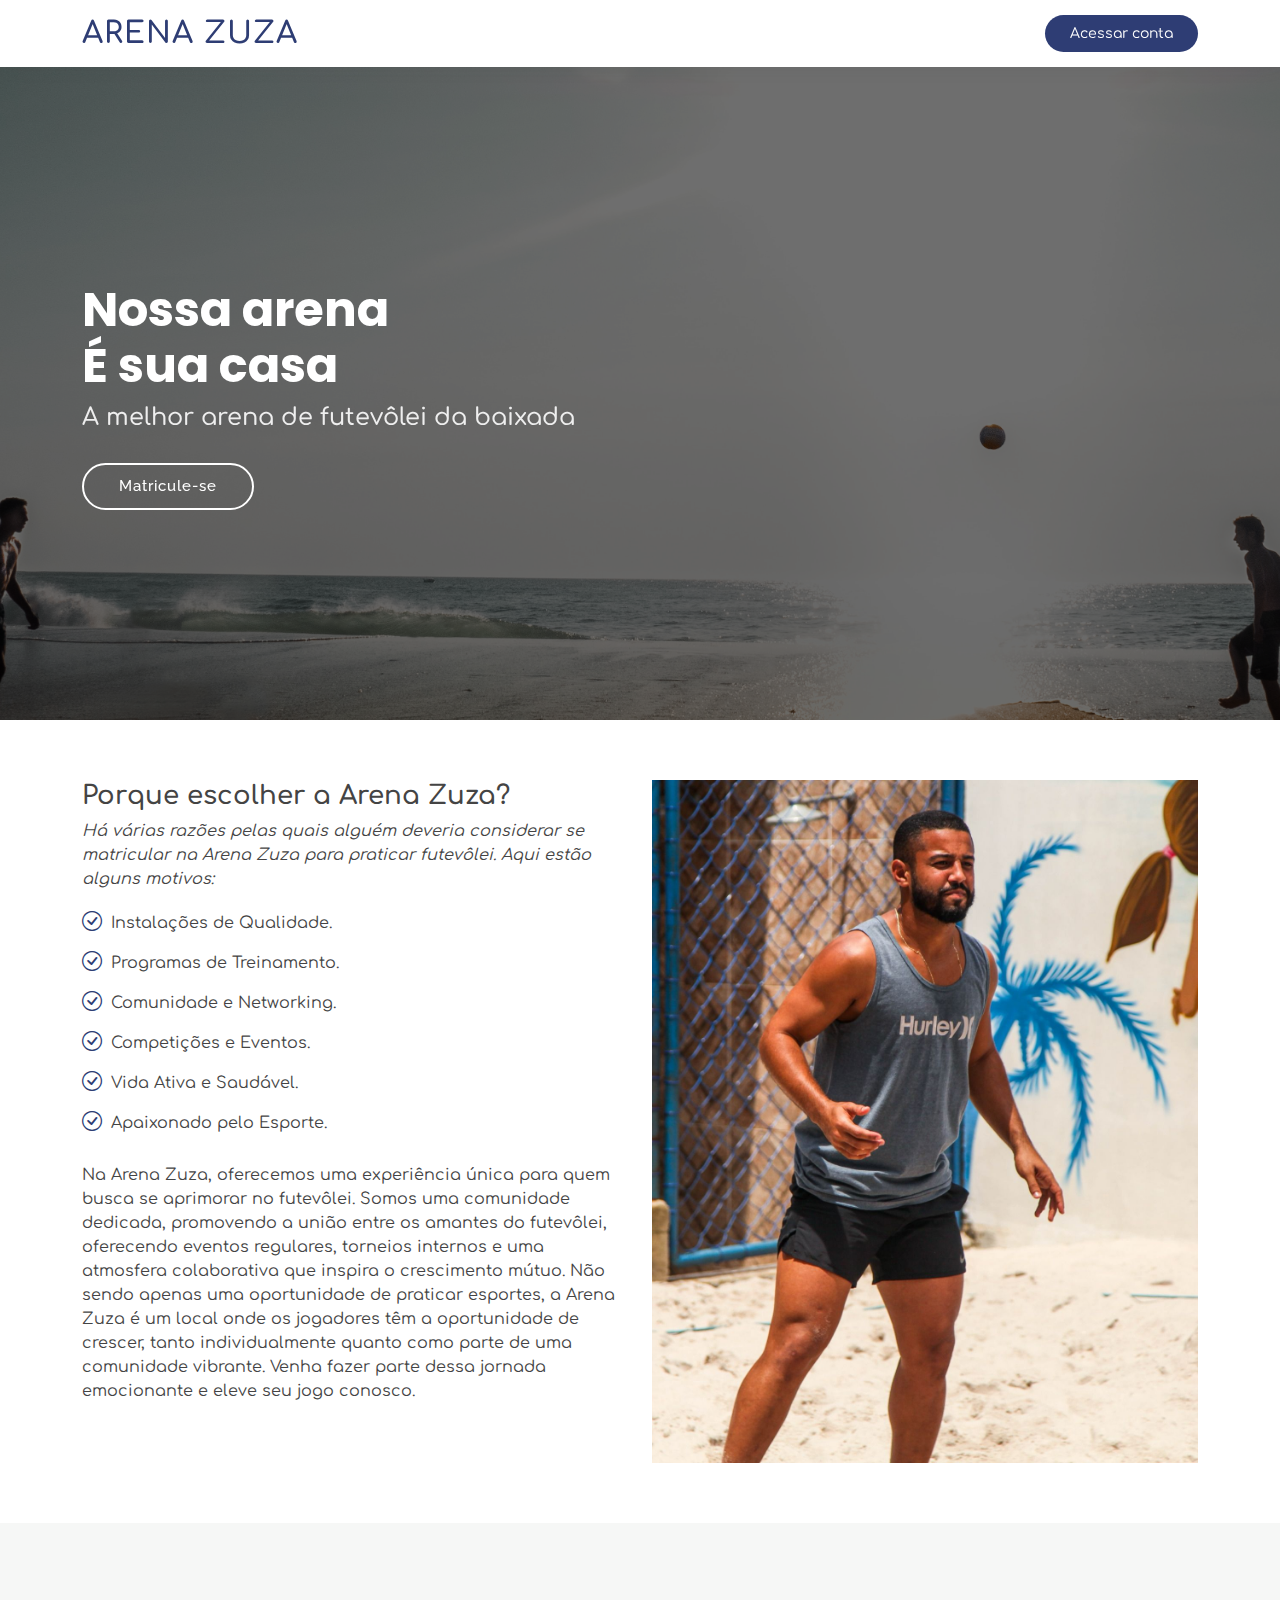
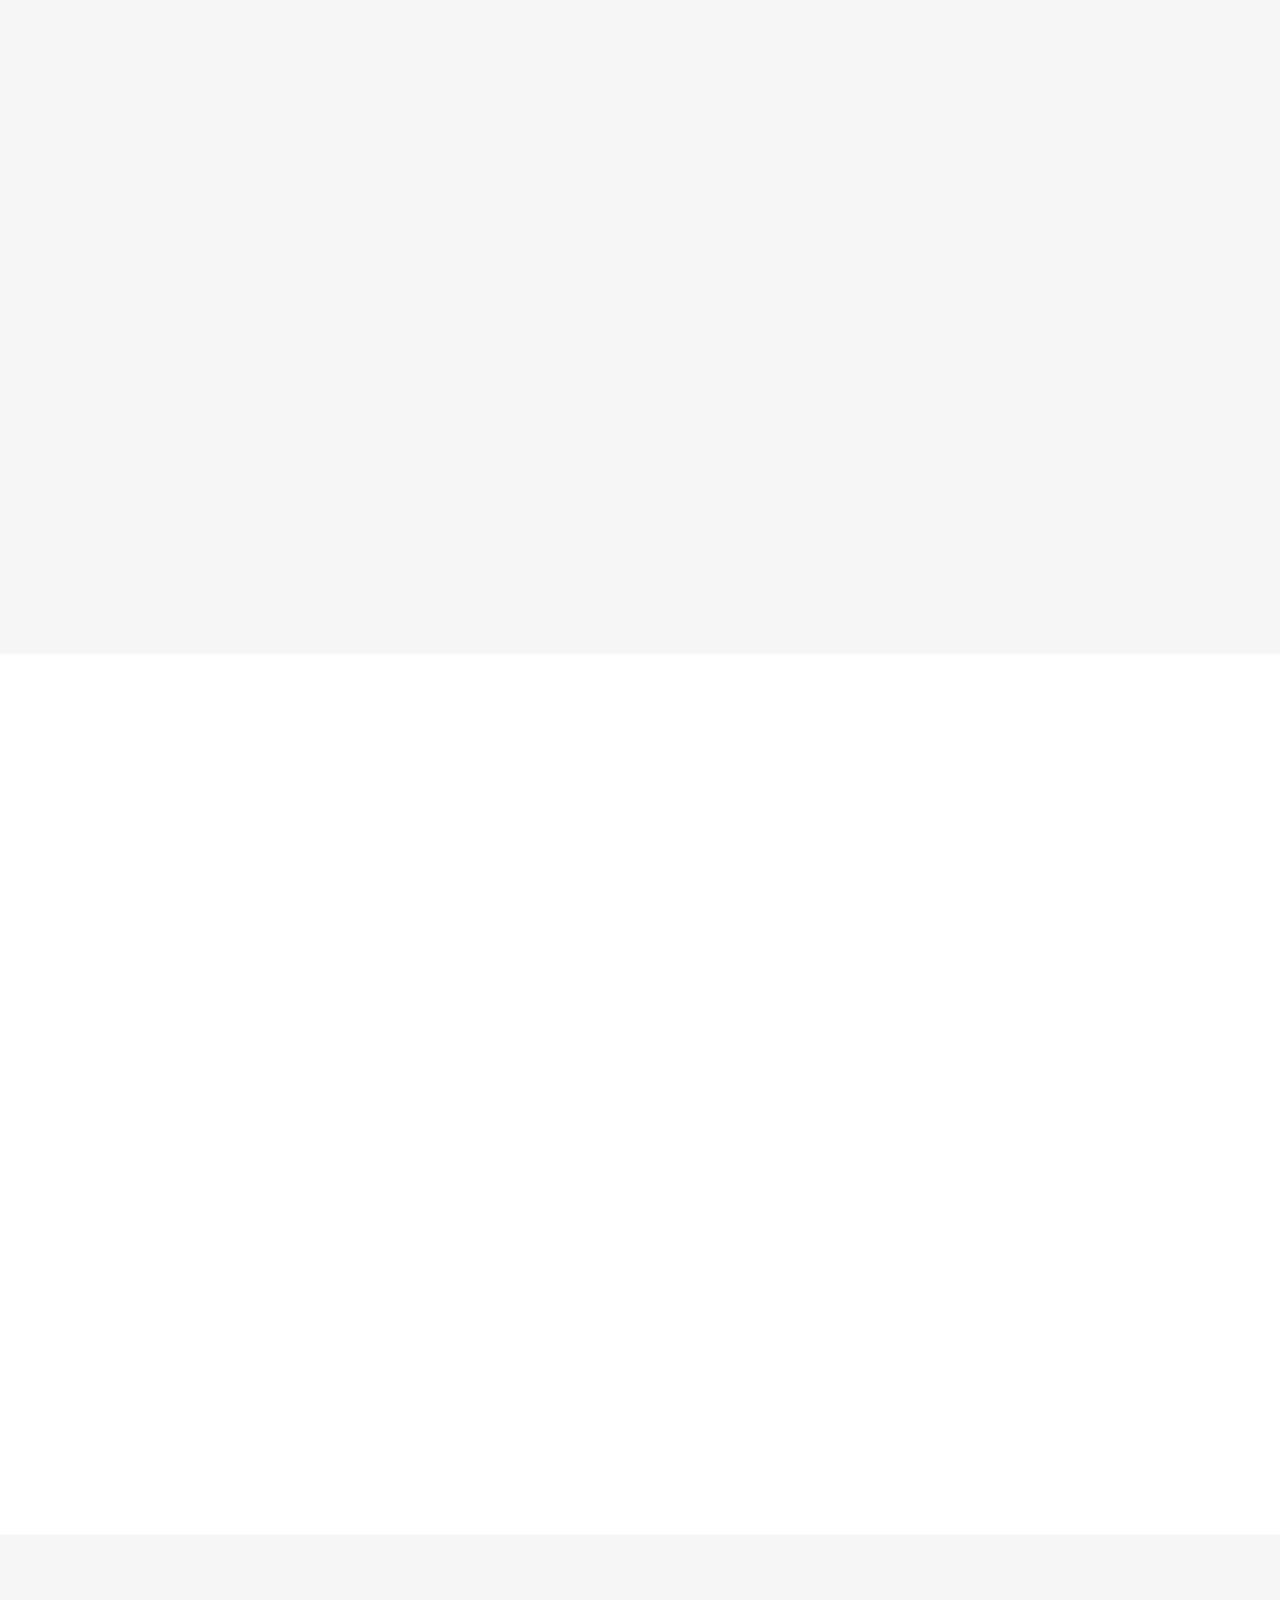
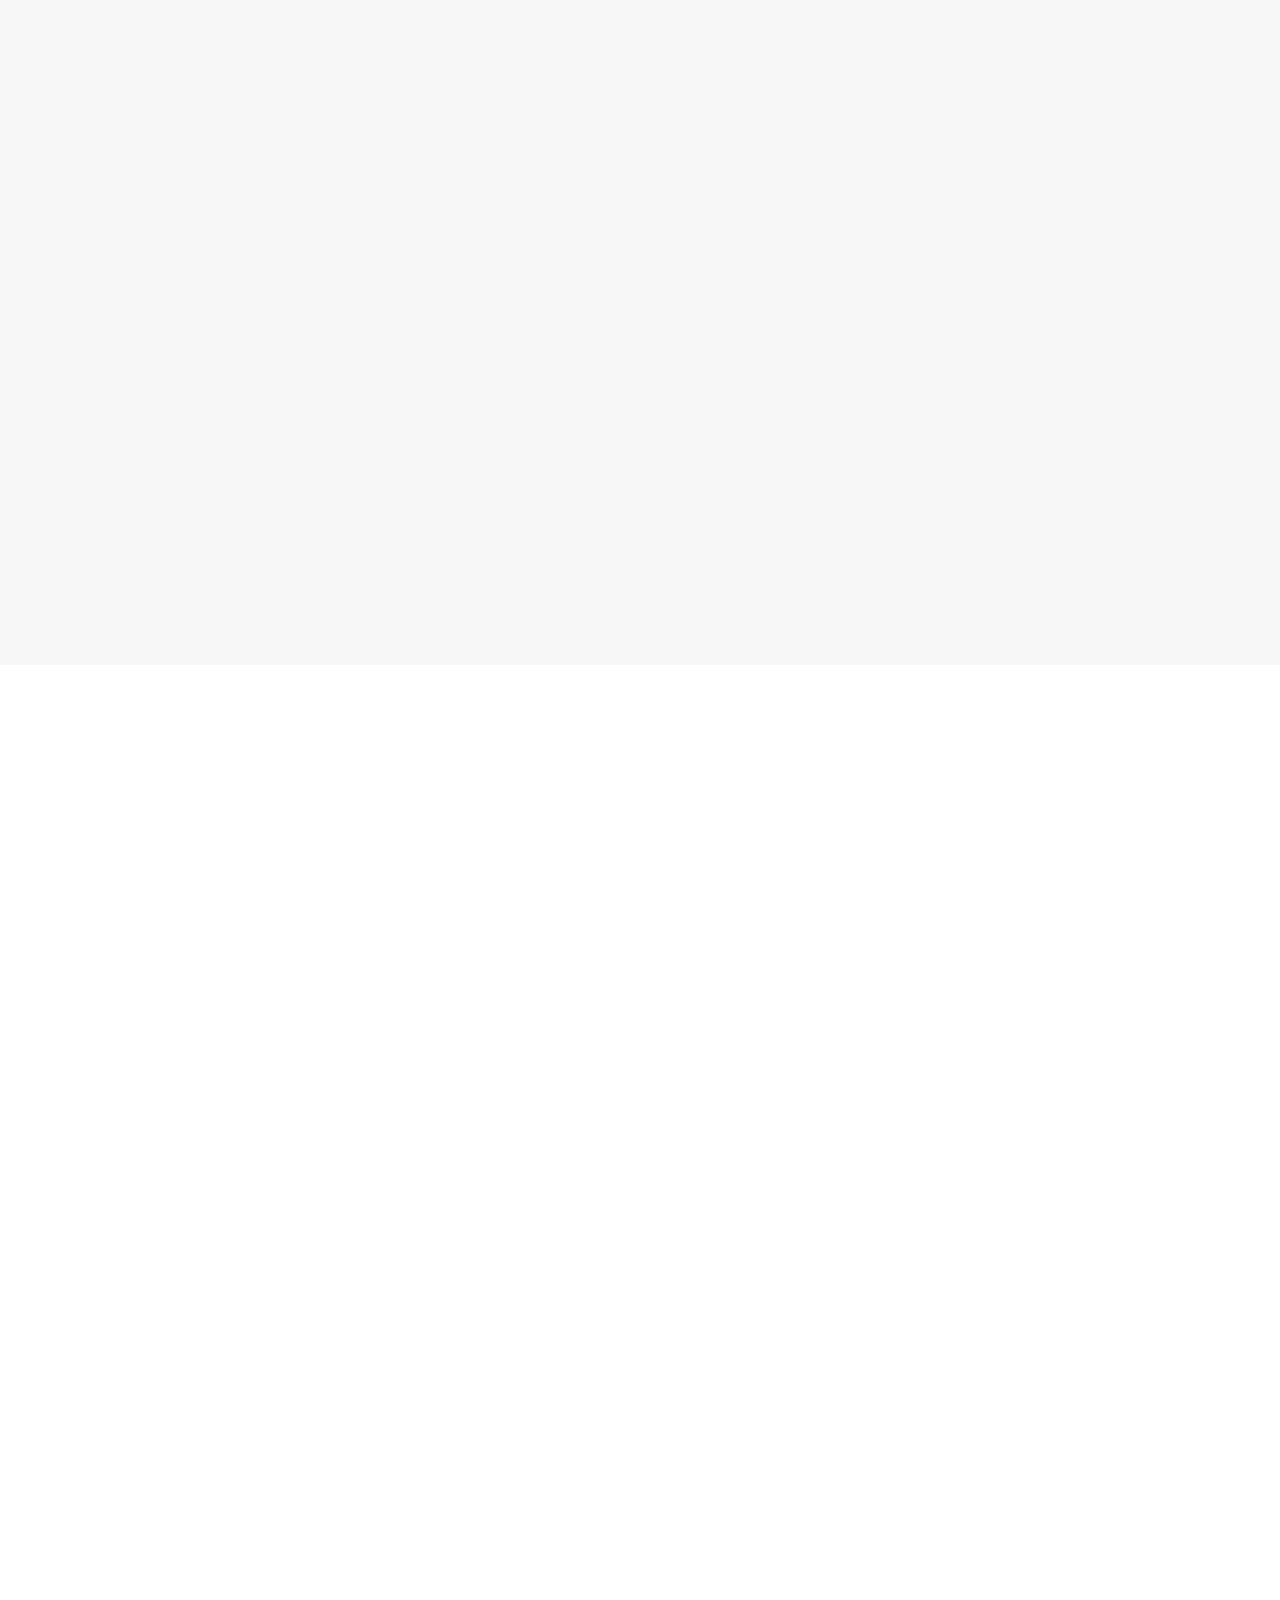
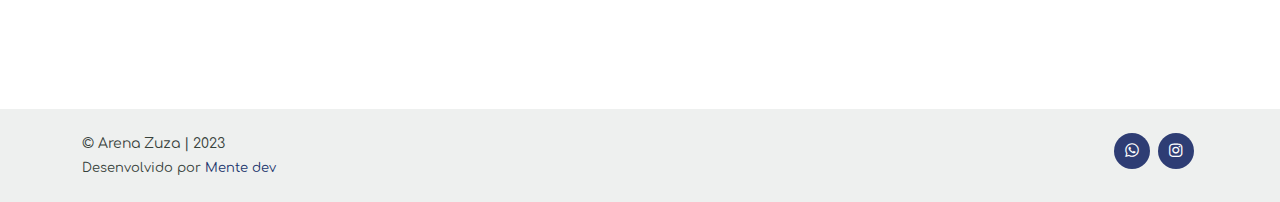
<file: index.html>
<!DOCTYPE html>
<html lang="pt-br">

<head>
  <meta charset="utf-8">
  <meta content="width=device-width, initial-scale=1.0" name="viewport">

  <title>Arena Zuza</title>
  <meta content="Arena Zuza" property='og:title'>
  <meta content="Nossa arena é sua casa" property='og:description'>

  <!-- Favicons -->
  <link href="assets/img/Logo-AZ.png" rel="icon">
  <link href="assets/img/Logo-Arena-Zuza.png" rel="apple-touch-icon">

  <!-- Google Fonts -->
  <link
    href="https://fonts.googleapis.com/css?family=Open+Sans:300,300i,400,400i,600,600i,700,700i|Raleway:300,300i,400,400i,500,500i,600,600i,700,700i|Poppins:300,300i,400,400i,500,500i,600,600i,700,700i"
    rel="stylesheet">

  <!-- Vendor CSS Files -->
  <link href="assets/vendor/animate.css/animate.min.css" rel="stylesheet">
  <link href="assets/vendor/aos/aos.css" rel="stylesheet">
  <link href="assets/vendor/bootstrap/css/bootstrap.min.css" rel="stylesheet">
  <link href="assets/vendor/bootstrap-icons/bootstrap-icons.css" rel="stylesheet">
  <link href="assets/vendor/boxicons/css/boxicons.min.css" rel="stylesheet">
  <link href="assets/vendor/remixicon/remixicon.css" rel="stylesheet">
  <link href="assets/vendor/swiper/swiper-bundle.min.css" rel="stylesheet">

  <!-- Template Main CSS File -->
  <link href="assets/css/style.css" rel="stylesheet">

</head>

<body>

  <!-- ======= Header ======= -->
  <header id="header" class="fixed-top">
    <div class="container d-flex align-items-center">

      <h1 class="logo me-auto"><a href="index.html">Arena Zuza</a></h1>
      <!-- Uncomment below if you prefer to use an image logo -->
      <!-- <a href="index.html" class="logo me-auto"><img src="assets/img/logo.png" alt="" class="img-fluid"></a>-->

      <a href="https://apolosport.com.br" class="get-started-btn">Acessar conta</a>

    </div>
  </header><!-- End Header -->

  <!-- ======= Hero Section ======= -->
  <section id="hero" class="d-flex justify-content-center align-items-center">
    <div class="container position-relative" data-aos="zoom-in" data-aos-delay="100">
      <h1>Nossa arena<br>É sua casa</h1>
      <h2>A melhor arena de futevôlei da baixada</h2>
      <a href="https://apolosport.com.br/cadastrar?comp=15687" class="btn-get-started">Matricule-se</a>
    </div>
  </section><!-- End Hero -->

  <main id="main">

    <!-- ======= About Section ======= -->
    <section id="about" class="about">
      <div class="container" data-aos="fade-up">

        <div class="row">
          <div class="col-lg-6 order-1 order-lg-2" data-aos="fade-left" data-aos-delay="100">
            <img src="assets/img/iagoRegata.jpeg" class="img-fluid" alt="">
          </div>
          <div class="col-lg-6 pt-4 pt-lg-0 order-2 order-lg-1 content">
            <h3>Porque escolher a Arena Zuza?</h3>
            <p class="fst-italic">
              Há várias razões pelas quais alguém deveria considerar se matricular na Arena Zuza
              para praticar futevôlei. Aqui estão alguns motivos:
            </p>
            <ul>
              <li><i class="bi bi-check-circle"></i> Instalações de Qualidade.</li>
              <li><i class="bi bi-check-circle"></i> Programas de Treinamento.</li>
              <li><i class="bi bi-check-circle"></i> Comunidade e Networking.</li>
              <li><i class="bi bi-check-circle"></i> Competições e Eventos.</li>
              <li><i class="bi bi-check-circle"></i> Vida Ativa e Saudável.</li>
              <li><i class="bi bi-check-circle"></i> Apaixonado pelo Esporte.</li>
            </ul>
            <p>
              Na Arena Zuza, oferecemos uma experiência única para quem busca se aprimorar no futevôlei.
              Somos uma comunidade dedicada, promovendo a união entre os amantes do futevôlei, oferecendo eventos
              regulares,
              torneios internos e uma atmosfera colaborativa que inspira o crescimento mútuo.
              Não sendo apenas uma oportunidade de praticar esportes, a Arena Zuza é um local onde os jogadores têm a
              oportunidade de crescer,
              tanto individualmente quanto como parte de uma comunidade vibrante.
              Venha fazer parte dessa jornada emocionante e eleve seu jogo conosco.
            </p>

          </div>
        </div>

      </div>
    </section><!-- End About Section -->

    <!-- ======= Why Us Section ======= -->
    <section id="why-us" class="why-us">
      <div class="container" data-aos="fade-up">

        <div class="row">
          <div class="col-lg-4 d-flex align-items-stretch">
            <div class="content">
              <h3>Porque escolher a Arena Zuza?</h3>
              <p>
                Em resumo, alguém deveria se matricular na Arena Zuza para se beneficiar da experiência
                e conhecimento de um profissional de renome, desfrutar de instalações de qualidade, fazer parte de
                uma comunidade dedicada e ter a oportunidade de crescer como jogador de futevôlei. É uma oportunidade
                emocionante para quem deseja se envolver com esse esporte dinâmico e desafiador.
              </p>
              <div class="text-center">
                <a href="#contact" class="more-btn">Entre em contato<i class="bx bx-chevron-right"></i></a>
              </div>
            </div>
          </div>
          <div class="col-lg-8 d-flex align-items-stretch" data-aos="zoom-in" data-aos-delay="100">
            <div class="icon-boxes d-flex flex-column justify-content-center">
              <div class="row">
                <div class="col-xl-4 d-flex align-items-stretch">
                  <div class="icon-box mt-4 mt-xl-0">
                    <i class="bx bx-receipt"></i>
                    <h4>Instalações de Qualidade:</h4>
                    <p>A Arena Zuza oferece instalações de primeira classe, incluindo quadras de areia bem cuidadas,
                      equipamentos de qualidade e um ambiente inspirador. Isso cria um ambiente propício para o
                      aprendizado
                      e a prática do futevôlei.</p>
                  </div>
                </div>
                <div class="col-xl-4 d-flex align-items-stretch">
                  <div class="icon-box mt-4 mt-xl-0">
                    <i class="bx bx-cube-alt"></i>
                    <h4>Programas de Treinamento:</h4>
                    <p>A arena oferece programas de treinamento adequados para jogadores de todos os níveis,
                      desde iniciantes até avançados. Esses programas podem ajudar os alunos a melhorar suas
                      habilidades,
                      condicionamento físico e estratégia no futevôlei.
                    </p>
                  </div>
                </div>
                <div class="col-xl-4 d-flex align-items-stretch">
                  <div class="icon-box mt-4 mt-xl-0">
                    <i class="bx bx-images"></i>
                    <h4>Vida Ativa e Saudável:</h4>
                    <p> O futevôlei é uma atividade física intensa que promove a aptidão e a saúde. Matricular-se na
                      Arena Zuza
                      é uma maneira divertida e motivadora de se manter ativo e saudável.</p>
                  </div>
                </div>
              </div>
            </div><!-- End .content-->
          </div>
        </div>
      </div>
    </section><!-- End Why Us Section -->

    <!-- ======= Popular Courses Section ======= -->
    <section id="popular-courses" class="courses">
      <div class="container" data-aos="fade-up">

        <div class="section-title">
          <h2>Aulas</h2>
          <p>Aulas populares</p>
        </div>

        <div class="row" data-aos="zoom-in" data-aos-delay="100">

          <div class="col-lg-4 col-md-6 d-flex align-items-stretch">
            <div class="course-item">
              <img src="assets/img/img_01.jpg" class="img-fluid" alt="...">
              <div class="course-content">
                <div class="d-flex justify-content-between align-items-center mb-3">
                  <h4>Em breve</h4>
                  <!-- <p class="price">R$00</p> -->
                </div>

                <h3><span>Treinamento Funcional</span></h3>
                <p>uma abordagem de condicionamento físico que se concentra em treinar o corpo
                  para realizar movimentos e tarefas do dia a dia de maneira mais eficiente,
                  segura e eficaz. O objetivo principal do treinamento funcional é melhorar
                  a funcionalidade do corpo em atividades do cotidiano, bem como em atividades
                  esportivas específicas.</p>
              </div>
            </div>
          </div> <!-- End Course Item-->

          <div class="col-lg-4 col-md-6 d-flex align-items-stretch mt-4 mt-md-0">
            <div class="course-item">
              <img src="assets/img/img_02.jpg"
                class="img-fluid" alt="...">
              <div class="course-content">
                <div class="d-flex justify-content-between align-items-center mb-3">
                  <h4>Futevôlei</h4>
                  <!-- <p class="price">R$90</p> -->
                </div>

                <h3><a href="course-details.html">Treinamento de Futevôlei</a></h3>
                <p>programa de condicionamento físico e habilidades destinado a jogadores de futevôlei,
                  um esporte que combina elementos do futebol e do vôlei de praia. O objetivo desse treinamento
                  é aprimorar as habilidades técnicas, físicas e táticas específicas para o futevôlei, permitindo
                  que os jogadores melhorem seu desempenho e alcancem seus objetivos no esporte.</p>

              </div>
            </div>
          </div> <!-- End Course Item-->

          <div class="col-lg-4 col-md-6 d-flex align-items-stretch mt-4 mt-lg-0">
            <div class="course-item">
              <img src="assets/img/img_03.jpg" class="img-fluid" alt="...">
              <div class="course-content">
                <div class="d-flex justify-content-between align-items-center mb-3">
                  <h4>Em breve</h4>
                  <!-- <p class="price">R$00</p> -->
                </div>
                <h3><a href="course-details.html">Em breve</a></h3>
                <p>Em breve teremos novos treinamentos
                  disponíveis para vocês! Nossa equipe tem trabalhado incansavelmente para
                  preparar uma série de cursos que certamente irão beneficiar todos.
                  Fiquem atentos para mais informações sobre datas de início e detalhes
                  específicos dos treinamentos. Estamos ansiosos para continuar apoiando
                  o seu crescimento e aprendizado!</p>
              </div>
            </div>
          </div> <!-- End Course Item-->

        </div>

      </div>
    </section><!-- End Popular Courses Section -->

    <!-- ======= Trainers Section ======= -->
    <section id="trainers" class="trainers">
      <div class="container" data-aos="fade-up">

        <div data-aos="zoom-in" data-aos-delay="100">
          <div class="member">
            <img src="assets/img/iagoRosa.jpeg" alt="Professor">
            <div class="member-content">
              <h4>Iago Santos</h4>
              <span>Professor</span>
              <p>
                Iago é um apaixonado por futevôlei, e traz consigo anos
                de experiência e conhecimento no esporte. Como profissional dedicado, ele
                combina habilidades técnicas sólidas com uma abordagem educativa, tornando
                cada treino uma oportunidade única de aprendizado e diversão.
              </p>
              <div class="social">
                <a href="https://wa.me/+55021964859750?text=ol%C3%A1,%20gostaria%20de%20me%20informar%20sobre%20o%20CT"><i class="bi bi-whatsapp"></i></a>
                <!-- <a href=""><i class="bi bi-twitter"></i></a> -->
                <!-- <a href=""><i class="bi bi-facebook"></i></a> -->
                <a href="https://instagram.com/iago99s?igshid=MzMyNGUyNmU2YQ=="><i class="bi bi-instagram"></i></a>
                <!-- <a href=""><i class="bi bi-linkedin"></i></a> -->
              </div>
            </div>
          </div>
        </div>

      </div>
    </section><!-- End Trainers Section -->

  </main><!-- End #main -->
  <section id="contact" class="contact section-bg">
    <div data-aos="fade-up">
      <iframe style="border:0; width: 100%; height: 350px; margin-top: 4rem"
        src="https://www.google.com/maps/embed?pb=!1m18!1m12!1m3!1d3680.547890295182!2d-43.30747605!3d-22.707868400000002!2m3!1f0!2f0!3f0!3m2!1i1024!2i768!4f13.1!3m3!1m2!1s0x997195ab9199fb%3A0x21a0f91f909a61c1!2sParque%20Santo%20Antonio%2C%20Duque%20de%20Caxias%20-%20RJ%2C%2025237-010!5e0!3m2!1spt-BR!2sbr!4v1701222174858!5m2!1spt-BR!2sbr"
        width="600" height="450" style="border:0;" allowfullscreen="" loading="lazy" referrerpolicy="no-referrer-when-downgrade">
      </iframe>
    </div>
    <div class="breadcrumbs contact-us" data-aos="fade-up">
      <div class="container">
        <h2 class="m-0">Contate-nos</h2>
      </div>
    </div>
    <div class="container" data-aos="fade-up">

      <div class="row mt-5">

        <div class="col-lg-4">
          <div class="info">
            <div class="address">
              <i class="bi bi-geo-alt"></i>
              <h4>Endereço:</h4>
              <p>Pilar - Parque Santo Antonio
                Duque de Caxias - RJ, 25213-005
                Brasil</p>
            </div>

            <div class="email">
              <i class="bi bi-envelope"></i>
              <h4>Email:</h4>
              <p>iago99.santos@gmail.com</p>
            </div>

            <div class="phone">
              <i class="bi bi-phone"></i>
              <h4>Telefone:</h4>
              <p>+55 21 96485-9750</p>
            </div>

          </div>

        </div>

        <div class="col-lg-8 mt-5 mt-lg-0 ">

          <form action="forms/contact.php" method="post" role="form" class="php-email-form">
            <div class="row">
              <div class="col-md-6 form-group">
                <input type="text" name="name" class="form-control" id="name" placeholder="Seu nome" required>
              </div>
              <div class="col-md-6 form-group mt-3 mt-md-0">
                <input type="email" class="form-control" name="email" id="email" placeholder="Seu Email" required>
              </div>
            </div>
            <div class="form-group mt-3">
              <input type="text" class="form-control" name="subject" id="subject" placeholder="Assunto" required>
            </div>
            <div class="form-group mt-3">
              <textarea class="form-control" name="message" rows="5" placeholder="Mensagem" required></textarea>
            </div>
            <div class="my-3">
              <div class="loading">Loading</div>
              <div class="error-message"></div>
              <div class="sent-message">Sua mensagem foi enviada. Obrigado!</div>
            </div>
            <div class="text-center"><button type="submit">Enviar mensagem</button></div>
          </form>

        </div>

      </div>

    </div>
  </section>

  <!-- ======= Footer ======= -->
  <footer id="footer">
    <div class="container d-md-flex py-4">

      <div class="me-md-auto text-center text-md-start">
        <div class="copyright">
          &copy; <span>Arena Zuza</span> | 2023
        </div>
        <div class="credits">
          Desenvolvido por <a href="https://mentedev.com.br/">Mente dev</a>
        </div>
      </div>
      <div class="social-links text-center text-md-right pt-3 pt-md-0">
        <a href="https://wa.me/+55021964859750?text=ol%C3%A1,%20gostaria%20de%20me%20informar%20sobre%20o%20CT" class="whatsapp"><i class="bx bxl-whatsapp"></i></a>
        <!-- <a href="#" class="twitter"><i class="bx bxl-twitter"></i></a> -->
        <!-- <a href="#" class="facebook"><i class="bx bxl-facebook"></i></a> -->
        <a href="https://instagram.com/arenazuza_?igshid=MzMyNGUyNmU2YQ==" class="instagram"><i class="bx bxl-instagram"></i></a>
        <!-- <a href="#" class="google-plus"><i class="bx bxl-skype"></i></a> -->
        <!-- <a href="#" class="linkedin"><i class="bx bxl-linkedin"></i></a> -->
      </div>
    </div>
  </footer><!-- End Footer -->

  <div id="preloader"></div>
  <a href="#" class="back-to-top d-flex align-items-center justify-content-center"><i
      class="bi bi-arrow-up-short"></i></a>

  <!-- Vendor JS Files -->
  <script src="assets/vendor/purecounter/purecounter_vanilla.js"></script>
  <script src="assets/vendor/aos/aos.js"></script>
  <script src="assets/vendor/bootstrap/js/bootstrap.bundle.min.js"></script>
  <script src="assets/vendor/swiper/swiper-bundle.min.js"></script>
  <script src="assets/vendor/php-email-form/validate.js"></script>

  <!-- Template Main JS File -->
  <script src="assets/js/main.js"></script>

</body>

</html>
</file>
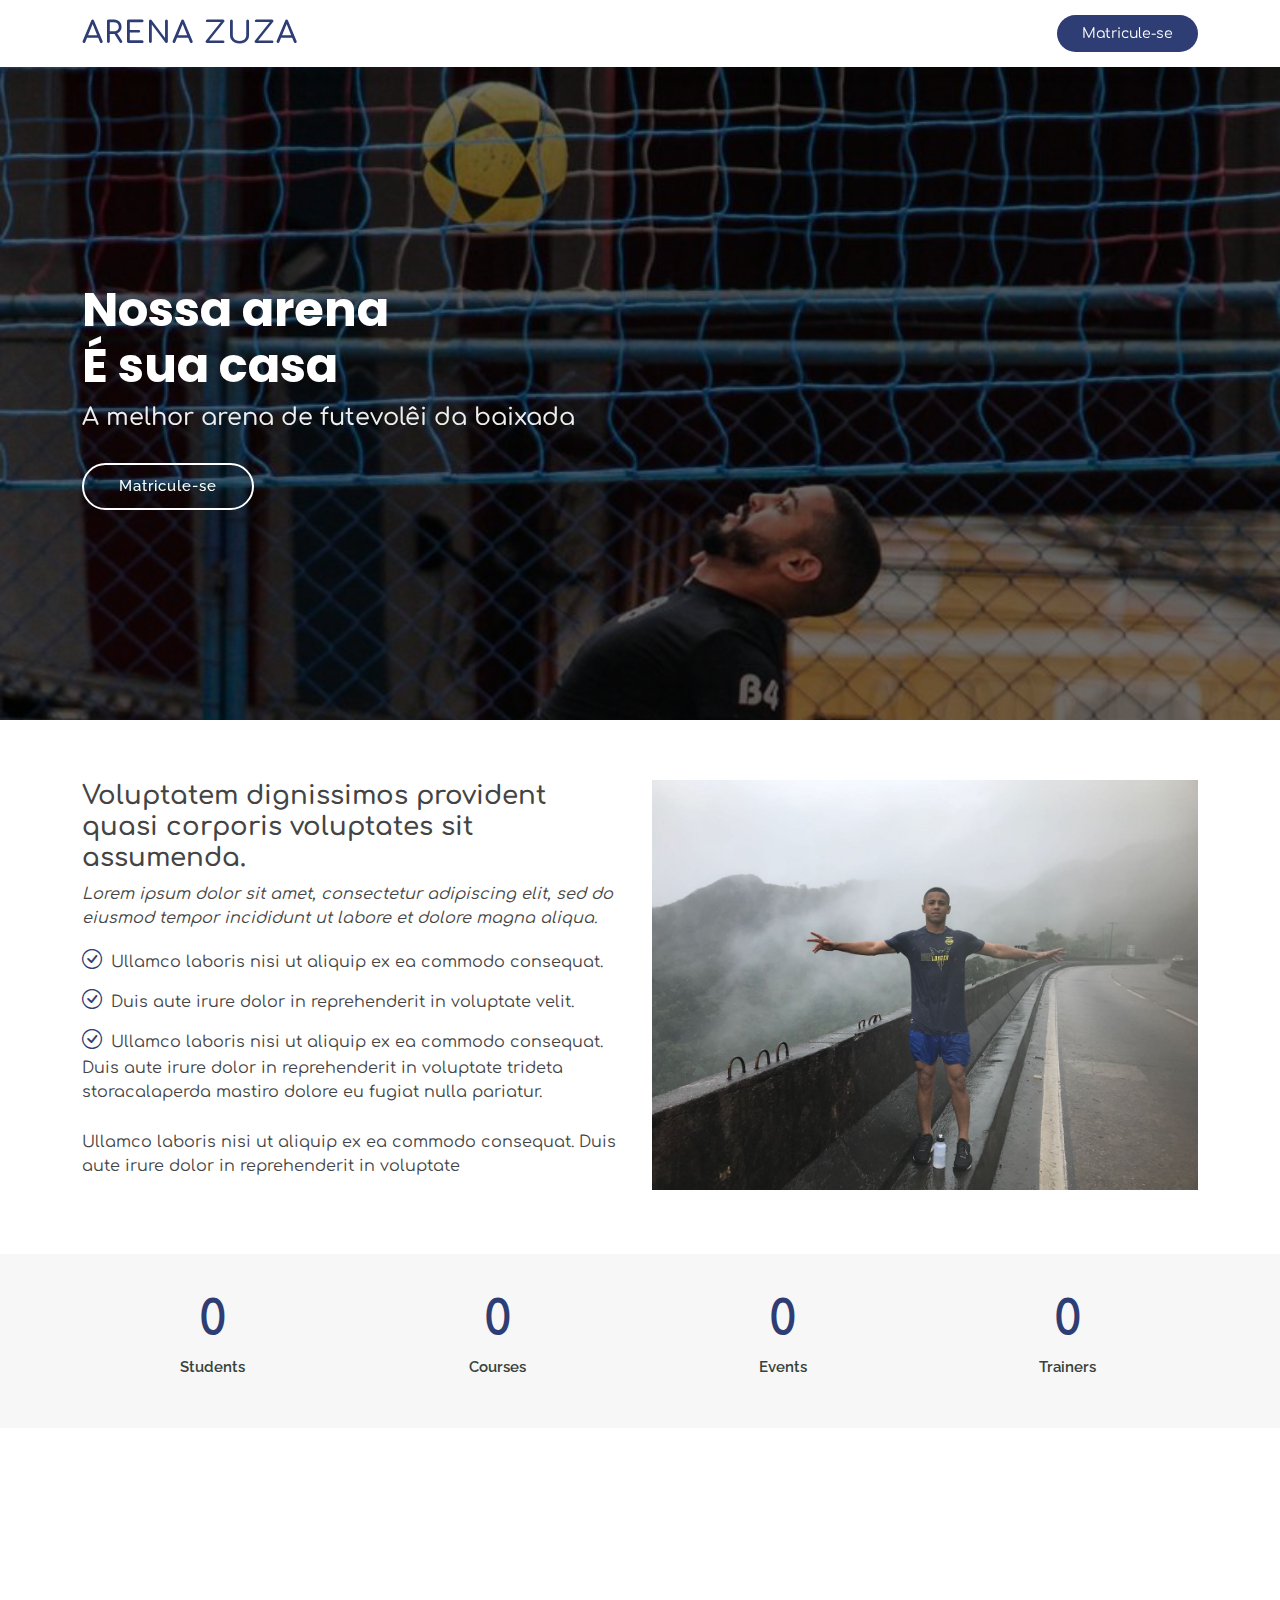
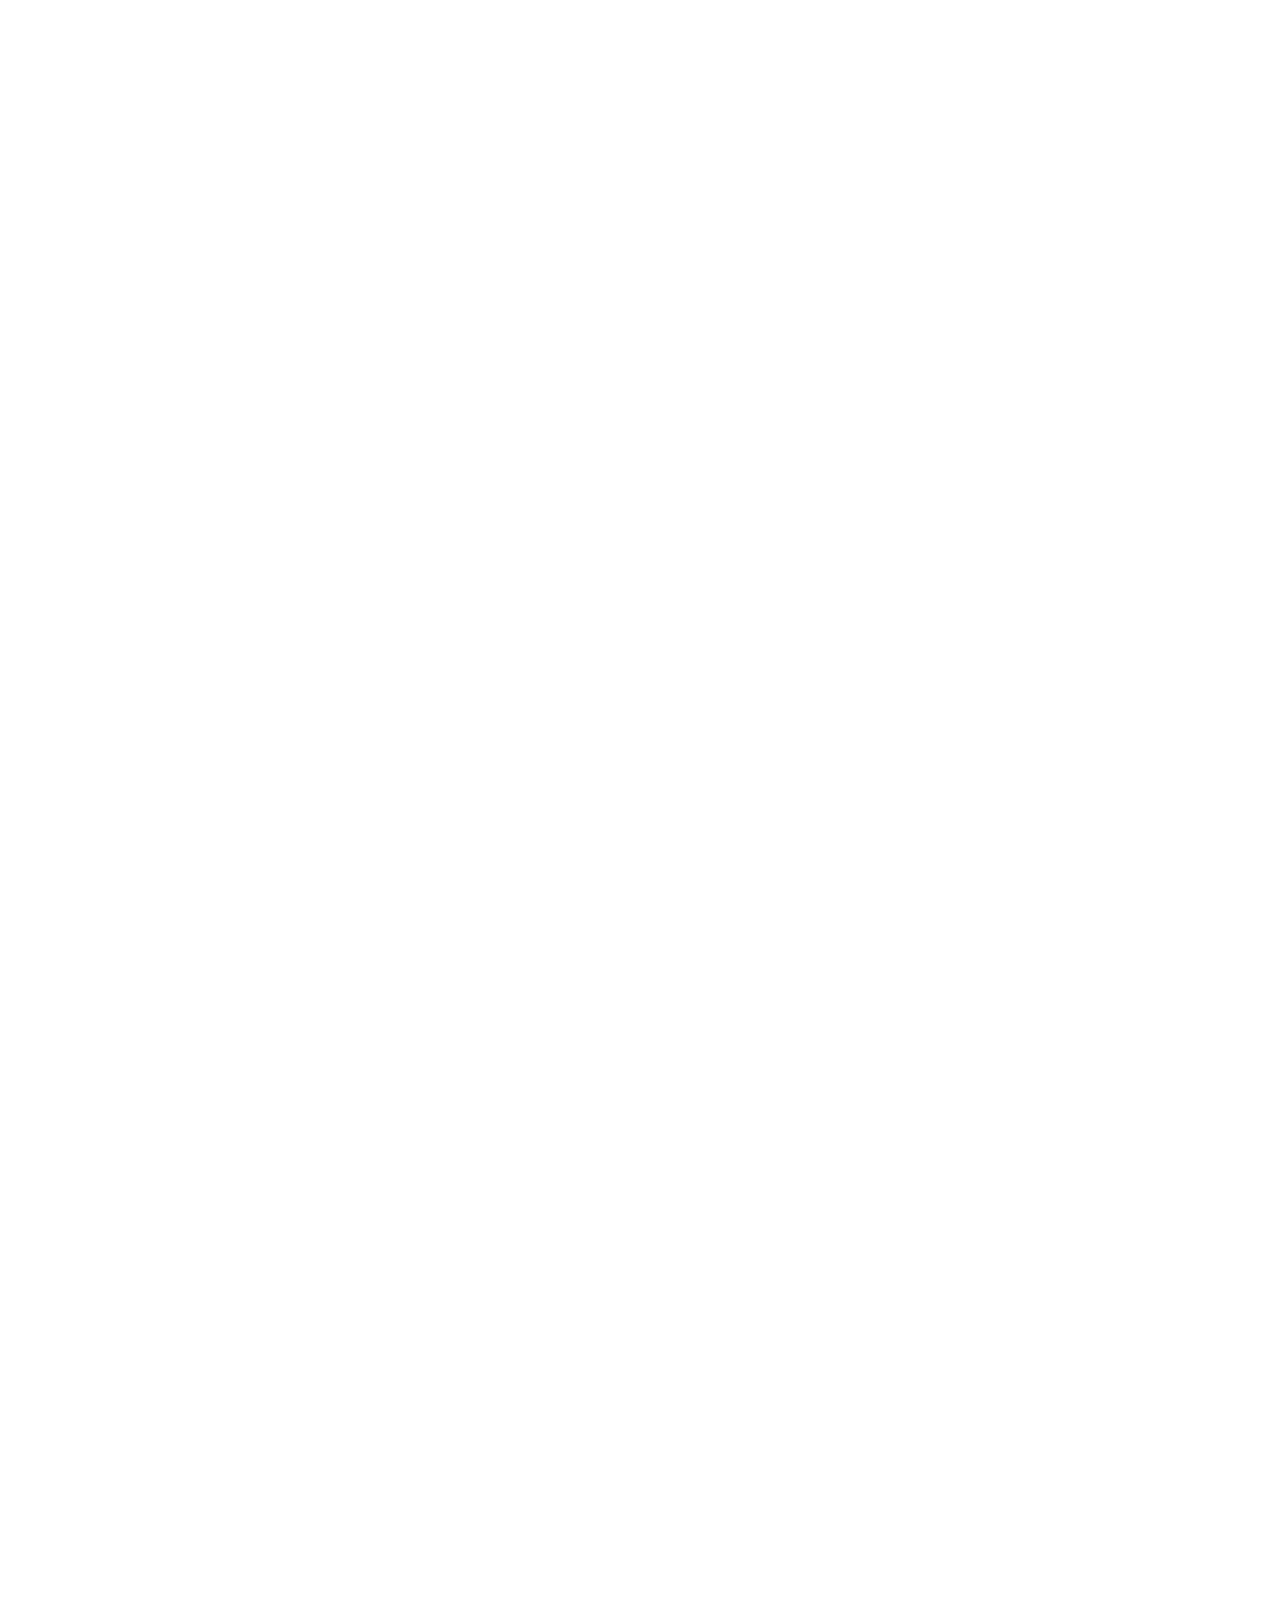
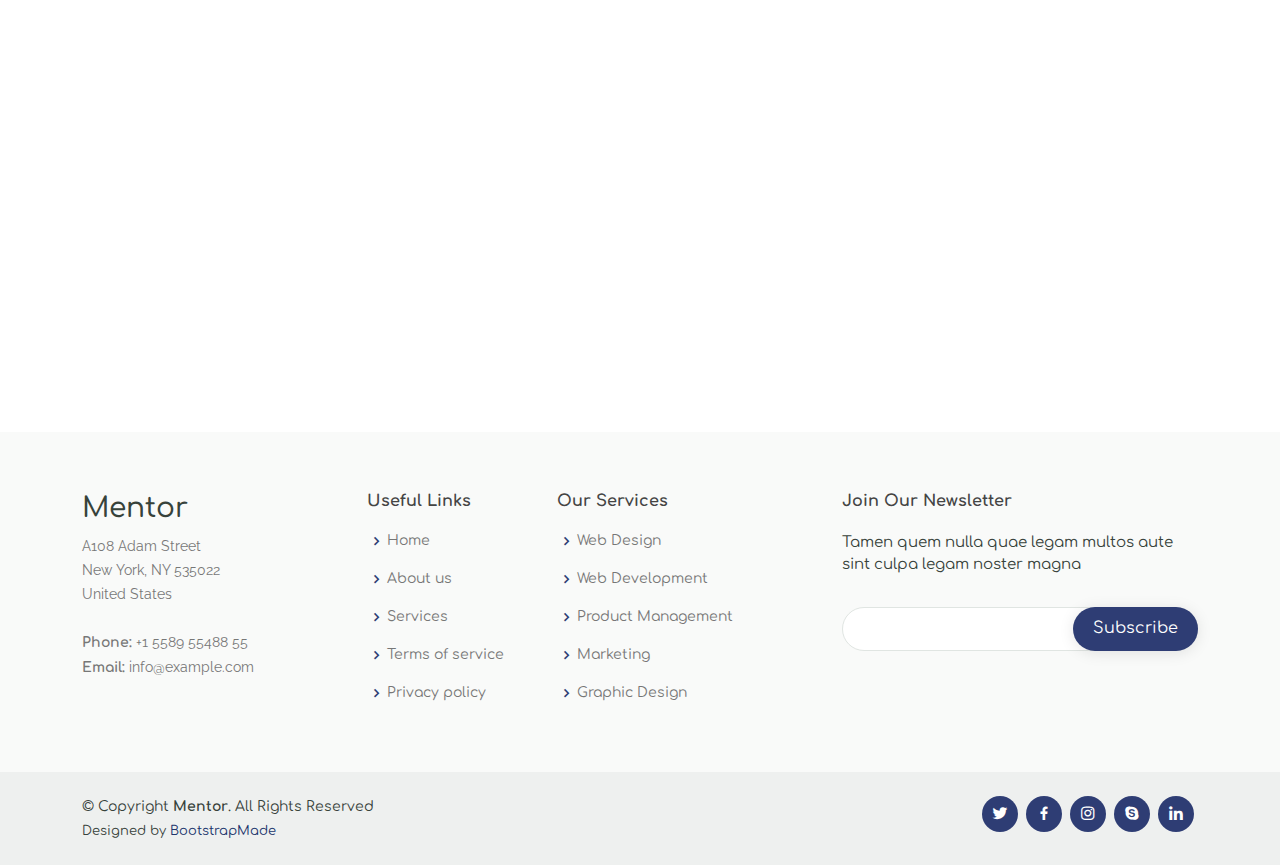
<file: Mentor/index.html>
<!DOCTYPE html>
<html lang="pt-br">

<head>
  <meta charset="utf-8">
  <meta content="width=device-width, initial-scale=1.0" name="viewport">

  <title>Arena Zuza</title>
  <meta content="" name="description">
  <meta content="" name="keywords">

  <!-- Favicons -->
  <link href="assets/img/Logo-AZ.png" rel="icon">
  <link href="assets/img/Logo-Arena-Zuza.png" rel="apple-touch-icon">

  <!-- Google Fonts -->
  <link href="https://fonts.googleapis.com/css?family=Open+Sans:300,300i,400,400i,600,600i,700,700i|Raleway:300,300i,400,400i,500,500i,600,600i,700,700i|Poppins:300,300i,400,400i,500,500i,600,600i,700,700i" rel="stylesheet">

  <!-- Vendor CSS Files -->
  <link href="assets/vendor/animate.css/animate.min.css" rel="stylesheet">
  <link href="assets/vendor/aos/aos.css" rel="stylesheet">
  <link href="assets/vendor/bootstrap/css/bootstrap.min.css" rel="stylesheet">
  <link href="assets/vendor/bootstrap-icons/bootstrap-icons.css" rel="stylesheet">
  <link href="assets/vendor/boxicons/css/boxicons.min.css" rel="stylesheet">
  <link href="assets/vendor/remixicon/remixicon.css" rel="stylesheet">
  <link href="assets/vendor/swiper/swiper-bundle.min.css" rel="stylesheet">

  <!-- Template Main CSS File -->
  <link href="assets/css/style.css" rel="stylesheet">

  <!-- =======================================================
  * Template Name: Mentor
  * Updated: Sep 18 2023 with Bootstrap v5.3.2
  * Template URL: https://bootstrapmade.com/mentor-free-education-bootstrap-theme/
  * Author: BootstrapMade.com
  * License: https://bootstrapmade.com/license/
  ======================================================== -->
</head>

<body>

  <!-- ======= Header ======= -->
  <header id="header" class="fixed-top">
    <div class="container d-flex align-items-center">

      <h1 class="logo me-auto"><a href="index.html">Arena Zuza</a></h1>
      <!-- Uncomment below if you prefer to use an image logo -->
      <!-- <a href="index.html" class="logo me-auto"><img src="assets/img/logo.png" alt="" class="img-fluid"></a>-->

      <!-- <nav id="navbar" class="navbar order-last order-lg-0">
        <ul>
          <li><a class="active" href="index.html">Início</a></li>
          <li><a href="about.html">About</a></li>
          <li><a href="courses.html">Courses</a></li>
          <li><a href="trainers.html">Trainers</a></li>
          <li><a href="events.html">Events</a></li>
          <li><a href="pricing.html">Pricing</a></li>

          <li class="dropdown"><a href="#"><span>Drop Down</span> <i class="bi bi-chevron-down"></i></a>
            <ul>
              <li><a href="#">Drop Down 1</a></li>
              <li class="dropdown"><a href="#"><span>Deep Drop Down</span> <i class="bi bi-chevron-right"></i></a>
                <ul>
                  <li><a href="#">Deep Drop Down 1</a></li>
                  <li><a href="#">Deep Drop Down 2</a></li>
                  <li><a href="#">Deep Drop Down 3</a></li>
                  <li><a href="#">Deep Drop Down 4</a></li>
                  <li><a href="#">Deep Drop Down 5</a></li>
                </ul>
              </li>
              <li><a href="#">Drop Down 2</a></li>
              <li><a href="#">Drop Down 3</a></li>
              <li><a href="#">Drop Down 4</a></li>
            </ul>
          </li>
          <li><a href="contact.html">Contact</a></li>
        </ul>
        <i class="bi bi-list mobile-nav-toggle"></i>
      </nav> -->
      <!-- .navbar -->

      <a href="courses.html" class="get-started-btn">Matricule-se</a>

    </div>
  </header><!-- End Header -->

  <!-- ======= Hero Section ======= -->
  <section id="hero" class="d-flex justify-content-center align-items-center">
    <div class="container position-relative" data-aos="zoom-in" data-aos-delay="100">
      <h1>Nossa arena<br>É sua casa</h1>
      <h2>A melhor arena de futevolêi da baixada</h2>
      <!-- <a href="courses.html" class="btn-get-started">Get Started</a> -->
      <a href="#" class="btn-get-started">Matricule-se</a>
    </div>
  </section><!-- End Hero -->

  <main id="main">

    <!-- ======= About Section ======= -->
    <section id="about" class="about">
      <div class="container" data-aos="fade-up">

        <div class="row">
          <div class="col-lg-6 order-1 order-lg-2" data-aos="fade-left" data-aos-delay="100">
            <img src="assets/img/9842b3c7-61f6-4b2b-9f1d-8d901ce7deb1.JPG" class="img-fluid" alt="">
          </div>
          <div class="col-lg-6 pt-4 pt-lg-0 order-2 order-lg-1 content">
            <h3>Voluptatem dignissimos provident quasi corporis voluptates sit assumenda.</h3>
            <p class="fst-italic">
              Lorem ipsum dolor sit amet, consectetur adipiscing elit, sed do eiusmod tempor incididunt ut labore et dolore
              magna aliqua.
            </p>
            <ul>
              <li><i class="bi bi-check-circle"></i> Ullamco laboris nisi ut aliquip ex ea commodo consequat.</li>
              <li><i class="bi bi-check-circle"></i> Duis aute irure dolor in reprehenderit in voluptate velit.</li>
              <li><i class="bi bi-check-circle"></i> Ullamco laboris nisi ut aliquip ex ea commodo consequat. Duis aute irure dolor in reprehenderit in voluptate trideta storacalaperda mastiro dolore eu fugiat nulla pariatur.</li>
            </ul>
            <p>
              Ullamco laboris nisi ut aliquip ex ea commodo consequat. Duis aute irure dolor in reprehenderit in voluptate
            </p>

          </div>
        </div>

      </div>
    </section><!-- End About Section -->

    <!-- ======= Counts Section ======= -->
    <section id="counts" class="counts section-bg">
      <div class="container">

        <div class="row counters">

          <div class="col-lg-3 col-6 text-center">
            <span data-purecounter-start="0" data-purecounter-end="1232" data-purecounter-duration="1" class="purecounter"></span>
            <p>Students</p>
          </div>

          <div class="col-lg-3 col-6 text-center">
            <span data-purecounter-start="0" data-purecounter-end="64" data-purecounter-duration="1" class="purecounter"></span>
            <p>Courses</p>
          </div>

          <div class="col-lg-3 col-6 text-center">
            <span data-purecounter-start="0" data-purecounter-end="42" data-purecounter-duration="1" class="purecounter"></span>
            <p>Events</p>
          </div>

          <div class="col-lg-3 col-6 text-center">
            <span data-purecounter-start="0" data-purecounter-end="15" data-purecounter-duration="1" class="purecounter"></span>
            <p>Trainers</p>
          </div>

        </div>

      </div>
    </section><!-- End Counts Section -->

    <!-- ======= Why Us Section ======= -->
    <section id="why-us" class="why-us">
      <div class="container" data-aos="fade-up">

        <div class="row">
          <div class="col-lg-4 d-flex align-items-stretch">
            <div class="content">
              <h3>Why Choose Mentor?</h3>
              <p>
                Lorem ipsum dolor sit amet, consectetur adipiscing elit, sed do eiusmod tempor incididunt ut labore et dolore magna aliqua. Duis aute irure dolor in reprehenderit
                Asperiores dolores sed et. Tenetur quia eos. Autem tempore quibusdam vel necessitatibus optio ad corporis.
              </p>
              <div class="text-center">
                <a href="about.html" class="more-btn">Learn More <i class="bx bx-chevron-right"></i></a>
              </div>
            </div>
          </div>
          <div class="col-lg-8 d-flex align-items-stretch" data-aos="zoom-in" data-aos-delay="100">
            <div class="icon-boxes d-flex flex-column justify-content-center">
              <div class="row">
                <div class="col-xl-4 d-flex align-items-stretch">
                  <div class="icon-box mt-4 mt-xl-0">
                    <i class="bx bx-receipt"></i>
                    <h4>Corporis voluptates sit</h4>
                    <p>Consequuntur sunt aut quasi enim aliquam quae harum pariatur laboris nisi ut aliquip</p>
                  </div>
                </div>
                <div class="col-xl-4 d-flex align-items-stretch">
                  <div class="icon-box mt-4 mt-xl-0">
                    <i class="bx bx-cube-alt"></i>
                    <h4>Ullamco laboris ladore pan</h4>
                    <p>Excepteur sint occaecat cupidatat non proident, sunt in culpa qui officia deserunt</p>
                  </div>
                </div>
                <div class="col-xl-4 d-flex align-items-stretch">
                  <div class="icon-box mt-4 mt-xl-0">
                    <i class="bx bx-images"></i>
                    <h4>Labore consequatur</h4>
                    <p>Aut suscipit aut cum nemo deleniti aut omnis. Doloribus ut maiores omnis facere</p>
                  </div>
                </div>
              </div>
            </div><!-- End .content-->
          </div>
        </div>

      </div>
    </section><!-- End Why Us Section -->

    <!-- ======= Features Section ======= -->
    <section id="features" class="features">
      <div class="container" data-aos="fade-up">

        <div class="row" data-aos="zoom-in" data-aos-delay="100">
          <div class="col-lg-3 col-md-4">
            <div class="icon-box">
              <i class="ri-store-line" style="color: #ffbb2c;"></i>
              <h3><a href="">Lorem Ipsum</a></h3>
            </div>
          </div>
          <div class="col-lg-3 col-md-4 mt-4 mt-md-0">
            <div class="icon-box">
              <i class="ri-bar-chart-box-line" style="color: #5578ff;"></i>
              <h3><a href="">Dolor Sitema</a></h3>
            </div>
          </div>
          <div class="col-lg-3 col-md-4 mt-4 mt-md-0">
            <div class="icon-box">
              <i class="ri-calendar-todo-line" style="color: #e80368;"></i>
              <h3><a href="">Sed perspiciatis</a></h3>
            </div>
          </div>
          <div class="col-lg-3 col-md-4 mt-4 mt-lg-0">
            <div class="icon-box">
              <i class="ri-paint-brush-line" style="color: #e361ff;"></i>
              <h3><a href="">Magni Dolores</a></h3>
            </div>
          </div>
          <div class="col-lg-3 col-md-4 mt-4">
            <div class="icon-box">
              <i class="ri-database-2-line" style="color: #47aeff;"></i>
              <h3><a href="">Nemo Enim</a></h3>
            </div>
          </div>
          <div class="col-lg-3 col-md-4 mt-4">
            <div class="icon-box">
              <i class="ri-gradienter-line" style="color: #ffa76e;"></i>
              <h3><a href="">Eiusmod Tempor</a></h3>
            </div>
          </div>
          <div class="col-lg-3 col-md-4 mt-4">
            <div class="icon-box">
              <i class="ri-file-list-3-line" style="color: #11dbcf;"></i>
              <h3><a href="">Midela Teren</a></h3>
            </div>
          </div>
          <div class="col-lg-3 col-md-4 mt-4">
            <div class="icon-box">
              <i class="ri-price-tag-2-line" style="color: #4233ff;"></i>
              <h3><a href="">Pira Neve</a></h3>
            </div>
          </div>
          <div class="col-lg-3 col-md-4 mt-4">
            <div class="icon-box">
              <i class="ri-anchor-line" style="color: #b2904f;"></i>
              <h3><a href="">Dirada Pack</a></h3>
            </div>
          </div>
          <div class="col-lg-3 col-md-4 mt-4">
            <div class="icon-box">
              <i class="ri-disc-line" style="color: #b20969;"></i>
              <h3><a href="">Moton Ideal</a></h3>
            </div>
          </div>
          <div class="col-lg-3 col-md-4 mt-4">
            <div class="icon-box">
              <i class="ri-base-station-line" style="color: #ff5828;"></i>
              <h3><a href="">Verdo Park</a></h3>
            </div>
          </div>
          <div class="col-lg-3 col-md-4 mt-4">
            <div class="icon-box">
              <i class="ri-fingerprint-line" style="color: #29cc61;"></i>
              <h3><a href="">Flavor Nivelanda</a></h3>
            </div>
          </div>
        </div>

      </div>
    </section><!-- End Features Section -->

    <!-- ======= Popular Courses Section ======= -->
    <section id="popular-courses" class="courses">
      <div class="container" data-aos="fade-up">

        <div class="section-title">
          <h2>Courses</h2>
          <p>Popular Courses</p>
        </div>

        <div class="row" data-aos="zoom-in" data-aos-delay="100">

          <div class="col-lg-4 col-md-6 d-flex align-items-stretch">
            <div class="course-item">
              <img src="assets/img/course-1.jpg" class="img-fluid" alt="...">
              <div class="course-content">
                <div class="d-flex justify-content-between align-items-center mb-3">
                  <h4>Web Development</h4>
                  <p class="price">$169</p>
                </div>

                <h3><a href="course-details.html">Website Design</a></h3>
                <p>Et architecto provident deleniti facere repellat nobis iste. Id facere quia quae dolores dolorem tempore.</p>
                <div class="trainer d-flex justify-content-between align-items-center">
                  <div class="trainer-profile d-flex align-items-center">
                    <img src="assets/img/trainers/trainer-1.jpg" class="img-fluid" alt="">
                    <span>Antonio</span>
                  </div>
                  <div class="trainer-rank d-flex align-items-center">
                    <i class="bx bx-user"></i>&nbsp;50
                    &nbsp;&nbsp;
                    <i class="bx bx-heart"></i>&nbsp;65
                  </div>
                </div>
              </div>
            </div>
          </div> <!-- End Course Item-->

          <div class="col-lg-4 col-md-6 d-flex align-items-stretch mt-4 mt-md-0">
            <div class="course-item">
              <img src="assets/img/course-2.jpg" class="img-fluid" alt="...">
              <div class="course-content">
                <div class="d-flex justify-content-between align-items-center mb-3">
                  <h4>Marketing</h4>
                  <p class="price">$250</p>
                </div>

                <h3><a href="course-details.html">Search Engine Optimization</a></h3>
                <p>Et architecto provident deleniti facere repellat nobis iste. Id facere quia quae dolores dolorem tempore.</p>
                <div class="trainer d-flex justify-content-between align-items-center">
                  <div class="trainer-profile d-flex align-items-center">
                    <img src="assets/img/trainers/trainer-2.jpg" class="img-fluid" alt="">
                    <span>Lana</span>
                  </div>
                  <div class="trainer-rank d-flex align-items-center">
                    <i class="bx bx-user"></i>&nbsp;35
                    &nbsp;&nbsp;
                    <i class="bx bx-heart"></i>&nbsp;42
                  </div>
                </div>
              </div>
            </div>
          </div> <!-- End Course Item-->

          <div class="col-lg-4 col-md-6 d-flex align-items-stretch mt-4 mt-lg-0">
            <div class="course-item">
              <img src="assets/img/course-3.jpg" class="img-fluid" alt="...">
              <div class="course-content">
                <div class="d-flex justify-content-between align-items-center mb-3">
                  <h4>Content</h4>
                  <p class="price">$180</p>
                </div>

                <h3><a href="course-details.html">Copywriting</a></h3>
                <p>Et architecto provident deleniti facere repellat nobis iste. Id facere quia quae dolores dolorem tempore.</p>
                <div class="trainer d-flex justify-content-between align-items-center">
                  <div class="trainer-profile d-flex align-items-center">
                    <img src="assets/img/trainers/trainer-3.jpg" class="img-fluid" alt="">
                    <span>Brandon</span>
                  </div>
                  <div class="trainer-rank d-flex align-items-center">
                    <i class="bx bx-user"></i>&nbsp;20
                    &nbsp;&nbsp;
                    <i class="bx bx-heart"></i>&nbsp;85
                  </div>
                </div>
              </div>
            </div>
          </div> <!-- End Course Item-->

        </div>

      </div>
    </section><!-- End Popular Courses Section -->

    <!-- ======= Trainers Section ======= -->
    <section id="trainers" class="trainers">
      <div class="container" data-aos="fade-up">

        <div class="row" data-aos="zoom-in" data-aos-delay="100">
          <div class="col-lg-4 col-md-6 d-flex align-items-stretch">
            <div class="member">
              <img src="assets/img/trainers/trainer-1.jpg" class="img-fluid" alt="">
              <div class="member-content">
                <h4>Walter White</h4>
                <span>Web Development</span>
                <p>
                  Magni qui quod omnis unde et eos fuga et exercitationem. Odio veritatis perspiciatis quaerat qui aut aut aut
                </p>
                <div class="social">
                  <a href=""><i class="bi bi-twitter"></i></a>
                  <a href=""><i class="bi bi-facebook"></i></a>
                  <a href=""><i class="bi bi-instagram"></i></a>
                  <a href=""><i class="bi bi-linkedin"></i></a>
                </div>
              </div>
            </div>
          </div>

          <div class="col-lg-4 col-md-6 d-flex align-items-stretch">
            <div class="member">
              <img src="assets/img/trainers/trainer-2.jpg" class="img-fluid" alt="">
              <div class="member-content">
                <h4>Sarah Jhinson</h4>
                <span>Marketing</span>
                <p>
                  Repellat fugiat adipisci nemo illum nesciunt voluptas repellendus. In architecto rerum rerum temporibus
                </p>
                <div class="social">
                  <a href=""><i class="bi bi-twitter"></i></a>
                  <a href=""><i class="bi bi-facebook"></i></a>
                  <a href=""><i class="bi bi-instagram"></i></a>
                  <a href=""><i class="bi bi-linkedin"></i></a>
                </div>
              </div>
            </div>
          </div>

          <div class="col-lg-4 col-md-6 d-flex align-items-stretch">
            <div class="member">
              <img src="assets/img/trainers/trainer-3.jpg" class="img-fluid" alt="">
              <div class="member-content">
                <h4>William Anderson</h4>
                <span>Content</span>
                <p>
                  Voluptas necessitatibus occaecati quia. Earum totam consequuntur qui porro et laborum toro des clara
                </p>
                <div class="social">
                  <a href=""><i class="bi bi-twitter"></i></a>
                  <a href=""><i class="bi bi-facebook"></i></a>
                  <a href=""><i class="bi bi-instagram"></i></a>
                  <a href=""><i class="bi bi-linkedin"></i></a>
                </div>
              </div>
            </div>
          </div>

        </div>

      </div>
    </section><!-- End Trainers Section -->

  </main><!-- End #main -->

  <!-- ======= Footer ======= -->
  <footer id="footer">

    <div class="footer-top">
      <div class="container">
        <div class="row">

          <div class="col-lg-3 col-md-6 footer-contact">
            <h3>Mentor</h3>
            <p>
              A108 Adam Street <br>
              New York, NY 535022<br>
              United States <br><br>
              <strong>Phone:</strong> +1 5589 55488 55<br>
              <strong>Email:</strong> info@example.com<br>
            </p>
          </div>

          <div class="col-lg-2 col-md-6 footer-links">
            <h4>Useful Links</h4>
            <ul>
              <li><i class="bx bx-chevron-right"></i> <a href="#">Home</a></li>
              <li><i class="bx bx-chevron-right"></i> <a href="#">About us</a></li>
              <li><i class="bx bx-chevron-right"></i> <a href="#">Services</a></li>
              <li><i class="bx bx-chevron-right"></i> <a href="#">Terms of service</a></li>
              <li><i class="bx bx-chevron-right"></i> <a href="#">Privacy policy</a></li>
            </ul>
          </div>

          <div class="col-lg-3 col-md-6 footer-links">
            <h4>Our Services</h4>
            <ul>
              <li><i class="bx bx-chevron-right"></i> <a href="#">Web Design</a></li>
              <li><i class="bx bx-chevron-right"></i> <a href="#">Web Development</a></li>
              <li><i class="bx bx-chevron-right"></i> <a href="#">Product Management</a></li>
              <li><i class="bx bx-chevron-right"></i> <a href="#">Marketing</a></li>
              <li><i class="bx bx-chevron-right"></i> <a href="#">Graphic Design</a></li>
            </ul>
          </div>

          <div class="col-lg-4 col-md-6 footer-newsletter">
            <h4>Join Our Newsletter</h4>
            <p>Tamen quem nulla quae legam multos aute sint culpa legam noster magna</p>
            <form action="" method="post">
              <input type="email" name="email"><input type="submit" value="Subscribe">
            </form>
          </div>

        </div>
      </div>
    </div>

    <div class="container d-md-flex py-4">

      <div class="me-md-auto text-center text-md-start">
        <div class="copyright">
          &copy; Copyright <strong><span>Mentor</span></strong>. All Rights Reserved
        </div>
        <div class="credits">
          <!-- All the links in the footer should remain intact. -->
          <!-- You can delete the links only if you purchased the pro version. -->
          <!-- Licensing information: https://bootstrapmade.com/license/ -->
          <!-- Purchase the pro version with working PHP/AJAX contact form: https://bootstrapmade.com/mentor-free-education-bootstrap-theme/ -->
          Designed by <a href="https://bootstrapmade.com/">BootstrapMade</a>
        </div>
      </div>
      <div class="social-links text-center text-md-right pt-3 pt-md-0">
        <a href="#" class="twitter"><i class="bx bxl-twitter"></i></a>
        <a href="#" class="facebook"><i class="bx bxl-facebook"></i></a>
        <a href="#" class="instagram"><i class="bx bxl-instagram"></i></a>
        <a href="#" class="google-plus"><i class="bx bxl-skype"></i></a>
        <a href="#" class="linkedin"><i class="bx bxl-linkedin"></i></a>
      </div>
    </div>
  </footer><!-- End Footer -->

  <div id="preloader"></div>
  <a href="#" class="back-to-top d-flex align-items-center justify-content-center"><i class="bi bi-arrow-up-short"></i></a>

  <!-- Vendor JS Files -->
  <script src="assets/vendor/purecounter/purecounter_vanilla.js"></script>
  <script src="assets/vendor/aos/aos.js"></script>
  <script src="assets/vendor/bootstrap/js/bootstrap.bundle.min.js"></script>
  <script src="assets/vendor/swiper/swiper-bundle.min.js"></script>
  <script src="assets/vendor/php-email-form/validate.js"></script>

  <!-- Template Main JS File -->
  <script src="assets/js/main.js"></script>

</body>

</html>
</file>
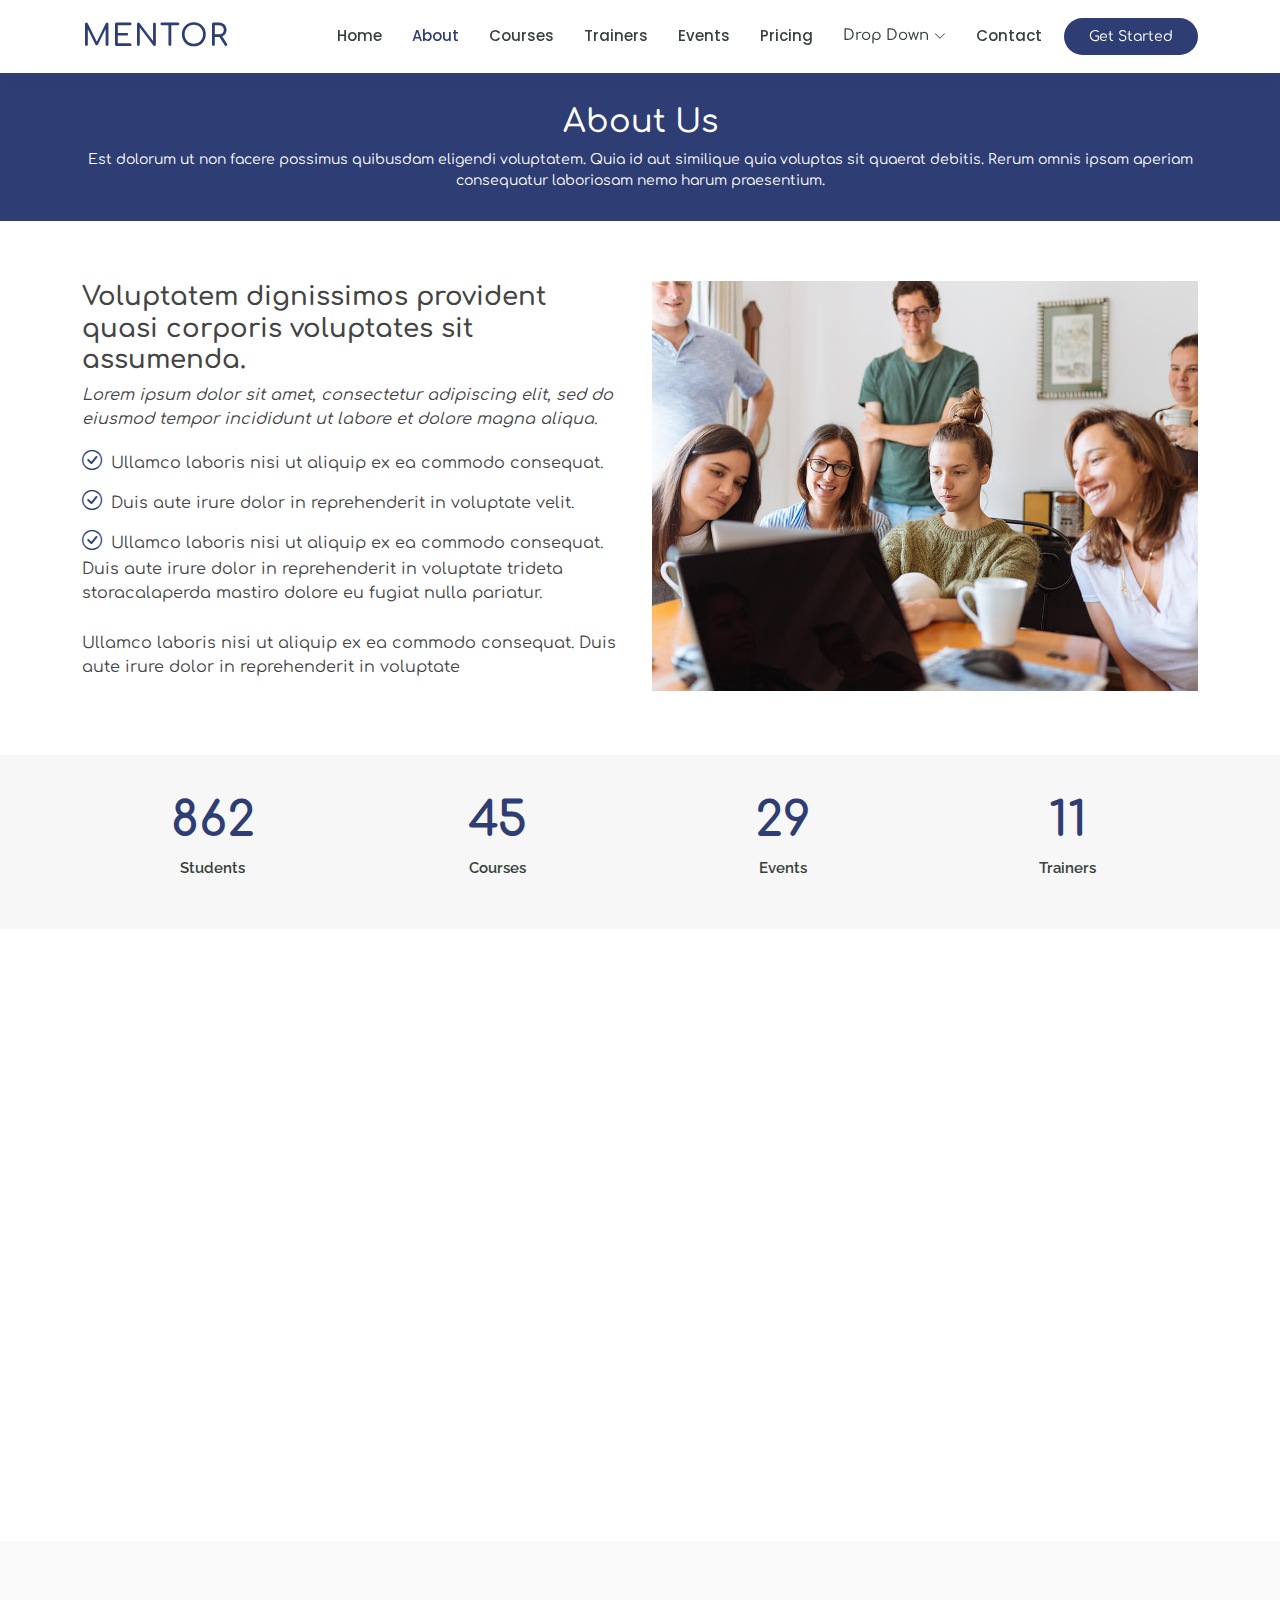
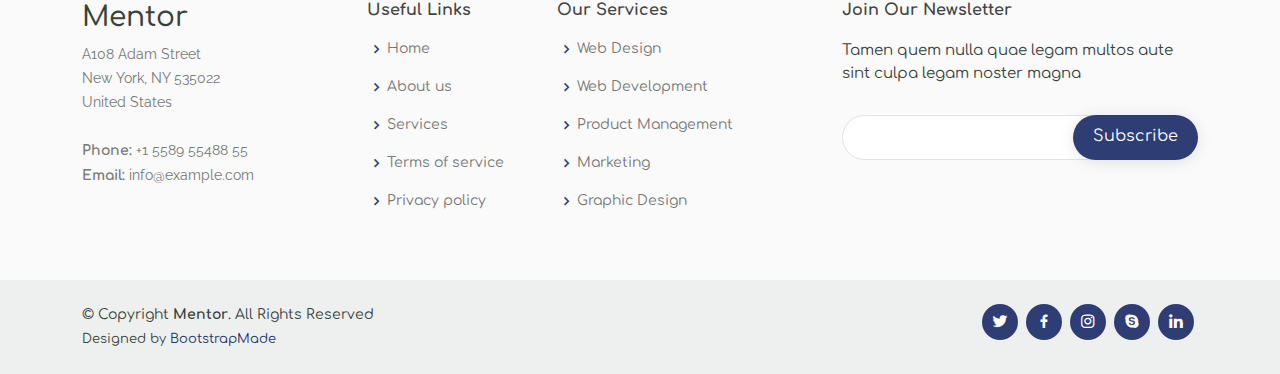
<file: Mentor/about.html>
<!DOCTYPE html>
<html lang="en">

<head>
  <meta charset="utf-8">
  <meta content="width=device-width, initial-scale=1.0" name="viewport">

  <title>About - Mentor Bootstrap Template</title>
  <meta content="" name="description">
  <meta content="" name="keywords">

  <!-- Favicons -->
  <link href="assets/img/favicon.png" rel="icon">
  <link href="assets/img/apple-touch-icon.png" rel="apple-touch-icon">

  <!-- Google Fonts -->
  <link href="https://fonts.googleapis.com/css?family=Open+Sans:300,300i,400,400i,600,600i,700,700i|Raleway:300,300i,400,400i,500,500i,600,600i,700,700i|Poppins:300,300i,400,400i,500,500i,600,600i,700,700i" rel="stylesheet">

  <!-- Vendor CSS Files -->
  <link href="assets/vendor/animate.css/animate.min.css" rel="stylesheet">
  <link href="assets/vendor/aos/aos.css" rel="stylesheet">
  <link href="assets/vendor/bootstrap/css/bootstrap.min.css" rel="stylesheet">
  <link href="assets/vendor/bootstrap-icons/bootstrap-icons.css" rel="stylesheet">
  <link href="assets/vendor/boxicons/css/boxicons.min.css" rel="stylesheet">
  <link href="assets/vendor/remixicon/remixicon.css" rel="stylesheet">
  <link href="assets/vendor/swiper/swiper-bundle.min.css" rel="stylesheet">

  <!-- Template Main CSS File -->
  <link href="assets/css/style.css" rel="stylesheet">

  <!-- =======================================================
  * Template Name: Mentor
  * Updated: Sep 18 2023 with Bootstrap v5.3.2
  * Template URL: https://bootstrapmade.com/mentor-free-education-bootstrap-theme/
  * Author: BootstrapMade.com
  * License: https://bootstrapmade.com/license/
  ======================================================== -->
</head>

<body>

  <!-- ======= Header ======= -->
  <header id="header" class="fixed-top">
    <div class="container d-flex align-items-center">

      <h1 class="logo me-auto"><a href="index.html">Mentor</a></h1>
      <!-- Uncomment below if you prefer to use an image logo -->
      <!-- <a href="index.html" class="logo me-auto"><img src="assets/img/logo.png" alt="" class="img-fluid"></a>-->

      <nav id="navbar" class="navbar order-last order-lg-0">
        <ul>
          <li><a href="index.html">Home</a></li>
          <li><a class="active" href="about.html">About</a></li>
          <li><a href="courses.html">Courses</a></li>
          <li><a href="trainers.html">Trainers</a></li>
          <li><a href="events.html">Events</a></li>
          <li><a href="pricing.html">Pricing</a></li>

          <li class="dropdown"><a href="#"><span>Drop Down</span> <i class="bi bi-chevron-down"></i></a>
            <ul>
              <li><a href="#">Drop Down 1</a></li>
              <li class="dropdown"><a href="#"><span>Deep Drop Down</span> <i class="bi bi-chevron-right"></i></a>
                <ul>
                  <li><a href="#">Deep Drop Down 1</a></li>
                  <li><a href="#">Deep Drop Down 2</a></li>
                  <li><a href="#">Deep Drop Down 3</a></li>
                  <li><a href="#">Deep Drop Down 4</a></li>
                  <li><a href="#">Deep Drop Down 5</a></li>
                </ul>
              </li>
              <li><a href="#">Drop Down 2</a></li>
              <li><a href="#">Drop Down 3</a></li>
              <li><a href="#">Drop Down 4</a></li>
            </ul>
          </li>
          <li><a href="contact.html">Contact</a></li>
        </ul>
        <i class="bi bi-list mobile-nav-toggle"></i>
      </nav><!-- .navbar -->

      <a href="courses.html" class="get-started-btn">Get Started</a>

    </div>
  </header><!-- End Header -->

  <main id="main">
    <!-- ======= Breadcrumbs ======= -->
    <div class="breadcrumbs" data-aos="fade-in">
      <div class="container">
        <h2>About Us</h2>
        <p>Est dolorum ut non facere possimus quibusdam eligendi voluptatem. Quia id aut similique quia voluptas sit quaerat debitis. Rerum omnis ipsam aperiam consequatur laboriosam nemo harum praesentium. </p>
      </div>
    </div><!-- End Breadcrumbs -->

    <!-- ======= About Section ======= -->
    <section id="about" class="about">
      <div class="container" data-aos="fade-up">

        <div class="row">
          <div class="col-lg-6 order-1 order-lg-2" data-aos="fade-left" data-aos-delay="100">
            <img src="assets/img/about.jpg" class="img-fluid" alt="">
          </div>
          <div class="col-lg-6 pt-4 pt-lg-0 order-2 order-lg-1 content">
            <h3>Voluptatem dignissimos provident quasi corporis voluptates sit assumenda.</h3>
            <p class="fst-italic">
              Lorem ipsum dolor sit amet, consectetur adipiscing elit, sed do eiusmod tempor incididunt ut labore et dolore
              magna aliqua.
            </p>
            <ul>
              <li><i class="bi bi-check-circle"></i> Ullamco laboris nisi ut aliquip ex ea commodo consequat.</li>
              <li><i class="bi bi-check-circle"></i> Duis aute irure dolor in reprehenderit in voluptate velit.</li>
              <li><i class="bi bi-check-circle"></i> Ullamco laboris nisi ut aliquip ex ea commodo consequat. Duis aute irure dolor in reprehenderit in voluptate trideta storacalaperda mastiro dolore eu fugiat nulla pariatur.</li>
            </ul>
            <p>
              Ullamco laboris nisi ut aliquip ex ea commodo consequat. Duis aute irure dolor in reprehenderit in voluptate
            </p>

          </div>
        </div>

      </div>
    </section><!-- End About Section -->

    <!-- ======= Counts Section ======= -->
    <section id="counts" class="counts section-bg">
      <div class="container">

        <div class="row counters">

          <div class="col-lg-3 col-6 text-center">
            <span data-purecounter-start="0" data-purecounter-end="1232" data-purecounter-duration="1" class="purecounter"></span>
            <p>Students</p>
          </div>

          <div class="col-lg-3 col-6 text-center">
            <span data-purecounter-start="0" data-purecounter-end="64" data-purecounter-duration="1" class="purecounter"></span>
            <p>Courses</p>
          </div>

          <div class="col-lg-3 col-6 text-center">
            <span data-purecounter-start="0" data-purecounter-end="42" data-purecounter-duration="1" class="purecounter"></span>
            <p>Events</p>
          </div>

          <div class="col-lg-3 col-6 text-center">
            <span data-purecounter-start="0" data-purecounter-end="15" data-purecounter-duration="1" class="purecounter"></span>
            <p>Trainers</p>
          </div>

        </div>

      </div>
    </section><!-- End Counts Section -->

    <!-- ======= Testimonials Section ======= -->
    <section id="testimonials" class="testimonials">
      <div class="container" data-aos="fade-up">

        <div class="section-title">
          <h2>Testimonials</h2>
          <p>What are they saying</p>
        </div>

        <div class="testimonials-slider swiper" data-aos="fade-up" data-aos-delay="100">
          <div class="swiper-wrapper">

            <div class="swiper-slide">
              <div class="testimonial-wrap">
                <div class="testimonial-item">
                  <img src="assets/img/testimonials/testimonials-1.jpg" class="testimonial-img" alt="">
                  <h3>Saul Goodman</h3>
                  <h4>Ceo &amp; Founder</h4>
                  <p>
                    <i class="bx bxs-quote-alt-left quote-icon-left"></i>
                    Proin iaculis purus consequat sem cure digni ssim donec porttitora entum suscipit rhoncus. Accusantium quam, ultricies eget id, aliquam eget nibh et. Maecen aliquam, risus at semper.
                    <i class="bx bxs-quote-alt-right quote-icon-right"></i>
                  </p>
                </div>
              </div>
            </div><!-- End testimonial item -->

            <div class="swiper-slide">
              <div class="testimonial-wrap">
                <div class="testimonial-item">
                  <img src="assets/img/testimonials/testimonials-2.jpg" class="testimonial-img" alt="">
                  <h3>Sara Wilsson</h3>
                  <h4>Designer</h4>
                  <p>
                    <i class="bx bxs-quote-alt-left quote-icon-left"></i>
                    Export tempor illum tamen malis malis eram quae irure esse labore quem cillum quid cillum eram malis quorum velit fore eram velit sunt aliqua noster fugiat irure amet legam anim culpa.
                    <i class="bx bxs-quote-alt-right quote-icon-right"></i>
                  </p>
                </div>
              </div>
            </div><!-- End testimonial item -->

            <div class="swiper-slide">
              <div class="testimonial-wrap">
                <div class="testimonial-item">
                  <img src="assets/img/testimonials/testimonials-3.jpg" class="testimonial-img" alt="">
                  <h3>Jena Karlis</h3>
                  <h4>Store Owner</h4>
                  <p>
                    <i class="bx bxs-quote-alt-left quote-icon-left"></i>
                    Enim nisi quem export duis labore cillum quae magna enim sint quorum nulla quem veniam duis minim tempor labore quem eram duis noster aute amet eram fore quis sint minim.
                    <i class="bx bxs-quote-alt-right quote-icon-right"></i>
                  </p>
                </div>
              </div>
            </div><!-- End testimonial item -->

            <div class="swiper-slide">
              <div class="testimonial-wrap">
                <div class="testimonial-item">
                  <img src="assets/img/testimonials/testimonials-4.jpg" class="testimonial-img" alt="">
                  <h3>Matt Brandon</h3>
                  <h4>Freelancer</h4>
                  <p>
                    <i class="bx bxs-quote-alt-left quote-icon-left"></i>
                    Fugiat enim eram quae cillum dolore dolor amet nulla culpa multos export minim fugiat minim velit minim dolor enim duis veniam ipsum anim magna sunt elit fore quem dolore labore illum veniam.
                    <i class="bx bxs-quote-alt-right quote-icon-right"></i>
                  </p>
                </div>
              </div>
            </div><!-- End testimonial item -->

            <div class="swiper-slide">
              <div class="testimonial-wrap">
                <div class="testimonial-item">
                  <img src="assets/img/testimonials/testimonials-5.jpg" class="testimonial-img" alt="">
                  <h3>John Larson</h3>
                  <h4>Entrepreneur</h4>
                  <p>
                    <i class="bx bxs-quote-alt-left quote-icon-left"></i>
                    Quis quorum aliqua sint quem legam fore sunt eram irure aliqua veniam tempor noster veniam enim culpa labore duis sunt culpa nulla illum cillum fugiat legam esse veniam culpa fore nisi cillum quid.
                    <i class="bx bxs-quote-alt-right quote-icon-right"></i>
                  </p>
                </div>
              </div>
            </div><!-- End testimonial item -->

          </div>
          <div class="swiper-pagination"></div>
        </div>

      </div>
    </section><!-- End Testimonials Section -->

  </main><!-- End #main -->

  <!-- ======= Footer ======= -->
  <footer id="footer">

    <div class="footer-top">
      <div class="container">
        <div class="row">

          <div class="col-lg-3 col-md-6 footer-contact">
            <h3>Mentor</h3>
            <p>
              A108 Adam Street <br>
              New York, NY 535022<br>
              United States <br><br>
              <strong>Phone:</strong> +1 5589 55488 55<br>
              <strong>Email:</strong> info@example.com<br>
            </p>
          </div>

          <div class="col-lg-2 col-md-6 footer-links">
            <h4>Useful Links</h4>
            <ul>
              <li><i class="bx bx-chevron-right"></i> <a href="#">Home</a></li>
              <li><i class="bx bx-chevron-right"></i> <a href="#">About us</a></li>
              <li><i class="bx bx-chevron-right"></i> <a href="#">Services</a></li>
              <li><i class="bx bx-chevron-right"></i> <a href="#">Terms of service</a></li>
              <li><i class="bx bx-chevron-right"></i> <a href="#">Privacy policy</a></li>
            </ul>
          </div>

          <div class="col-lg-3 col-md-6 footer-links">
            <h4>Our Services</h4>
            <ul>
              <li><i class="bx bx-chevron-right"></i> <a href="#">Web Design</a></li>
              <li><i class="bx bx-chevron-right"></i> <a href="#">Web Development</a></li>
              <li><i class="bx bx-chevron-right"></i> <a href="#">Product Management</a></li>
              <li><i class="bx bx-chevron-right"></i> <a href="#">Marketing</a></li>
              <li><i class="bx bx-chevron-right"></i> <a href="#">Graphic Design</a></li>
            </ul>
          </div>

          <div class="col-lg-4 col-md-6 footer-newsletter">
            <h4>Join Our Newsletter</h4>
            <p>Tamen quem nulla quae legam multos aute sint culpa legam noster magna</p>
            <form action="" method="post">
              <input type="email" name="email"><input type="submit" value="Subscribe">
            </form>
          </div>

        </div>
      </div>
    </div>

    <div class="container d-md-flex py-4">

      <div class="me-md-auto text-center text-md-start">
        <div class="copyright">
          &copy; Copyright <strong><span>Mentor</span></strong>. All Rights Reserved
        </div>
        <div class="credits">
          <!-- All the links in the footer should remain intact. -->
          <!-- You can delete the links only if you purchased the pro version. -->
          <!-- Licensing information: https://bootstrapmade.com/license/ -->
          <!-- Purchase the pro version with working PHP/AJAX contact form: https://bootstrapmade.com/mentor-free-education-bootstrap-theme/ -->
          Designed by <a href="https://bootstrapmade.com/">BootstrapMade</a>
        </div>
      </div>
      <div class="social-links text-center text-md-right pt-3 pt-md-0">
        <a href="#" class="twitter"><i class="bx bxl-twitter"></i></a>
        <a href="#" class="facebook"><i class="bx bxl-facebook"></i></a>
        <a href="#" class="instagram"><i class="bx bxl-instagram"></i></a>
        <a href="#" class="google-plus"><i class="bx bxl-skype"></i></a>
        <a href="#" class="linkedin"><i class="bx bxl-linkedin"></i></a>
      </div>
    </div>
  </footer><!-- End Footer -->

  <div id="preloader"></div>
  <a href="#" class="back-to-top d-flex align-items-center justify-content-center"><i class="bi bi-arrow-up-short"></i></a>

  <!-- Vendor JS Files -->
  <script src="assets/vendor/purecounter/purecounter_vanilla.js"></script>
  <script src="assets/vendor/aos/aos.js"></script>
  <script src="assets/vendor/bootstrap/js/bootstrap.bundle.min.js"></script>
  <script src="assets/vendor/swiper/swiper-bundle.min.js"></script>
  <script src="assets/vendor/php-email-form/validate.js"></script>

  <!-- Template Main JS File -->
  <script src="assets/js/main.js"></script>

</body>

</html>
</file>
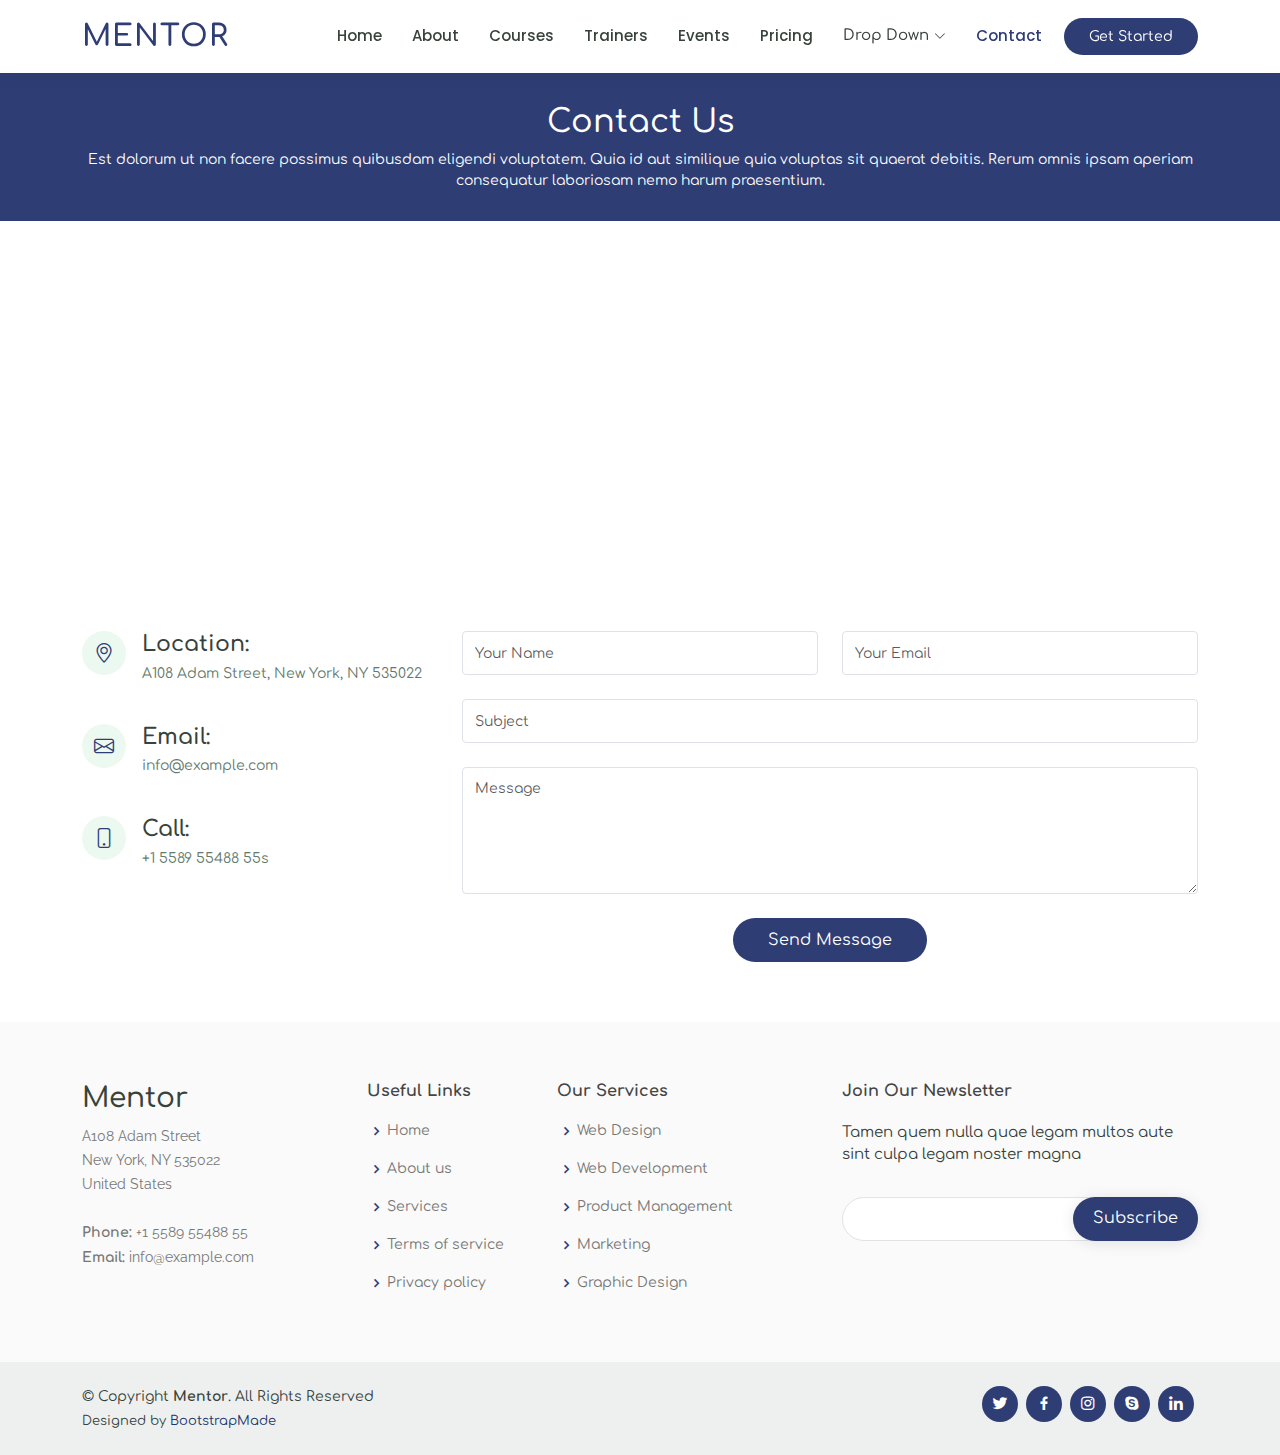
<file: Mentor/contact.html>
<!DOCTYPE html>
<html lang="en">

<head>
  <meta charset="utf-8">
  <meta content="width=device-width, initial-scale=1.0" name="viewport">

  <title>Contact - Mentor Bootstrap Template</title>
  <meta content="" name="description">
  <meta content="" name="keywords">

  <!-- Favicons -->
  <link href="assets/img/favicon.png" rel="icon">
  <link href="assets/img/apple-touch-icon.png" rel="apple-touch-icon">

  <!-- Google Fonts -->
  <link href="https://fonts.googleapis.com/css?family=Open+Sans:300,300i,400,400i,600,600i,700,700i|Raleway:300,300i,400,400i,500,500i,600,600i,700,700i|Poppins:300,300i,400,400i,500,500i,600,600i,700,700i" rel="stylesheet">

  <!-- Vendor CSS Files -->
  <link href="assets/vendor/animate.css/animate.min.css" rel="stylesheet">
  <link href="assets/vendor/aos/aos.css" rel="stylesheet">
  <link href="assets/vendor/bootstrap/css/bootstrap.min.css" rel="stylesheet">
  <link href="assets/vendor/bootstrap-icons/bootstrap-icons.css" rel="stylesheet">
  <link href="assets/vendor/boxicons/css/boxicons.min.css" rel="stylesheet">
  <link href="assets/vendor/remixicon/remixicon.css" rel="stylesheet">
  <link href="assets/vendor/swiper/swiper-bundle.min.css" rel="stylesheet">

  <!-- Template Main CSS File -->
  <link href="assets/css/style.css" rel="stylesheet">

  <!-- =======================================================
  * Template Name: Mentor
  * Updated: Sep 18 2023 with Bootstrap v5.3.2
  * Template URL: https://bootstrapmade.com/mentor-free-education-bootstrap-theme/
  * Author: BootstrapMade.com
  * License: https://bootstrapmade.com/license/
  ======================================================== -->
</head>

<body>

  <!-- ======= Header ======= -->
  <header id="header" class="fixed-top">
    <div class="container d-flex align-items-center">

      <h1 class="logo me-auto"><a href="index.html">Mentor</a></h1>
      <!-- Uncomment below if you prefer to use an image logo -->
      <!-- <a href="index.html" class="logo me-auto"><img src="assets/img/logo.png" alt="" class="img-fluid"></a>-->

      <nav id="navbar" class="navbar order-last order-lg-0">
        <ul>
          <li><a href="index.html">Home</a></li>
          <li><a href="about.html">About</a></li>
          <li><a href="courses.html">Courses</a></li>
          <li><a href="trainers.html">Trainers</a></li>
          <li><a href="events.html">Events</a></li>
          <li><a href="pricing.html">Pricing</a></li>

          <li class="dropdown"><a href="#"><span>Drop Down</span> <i class="bi bi-chevron-down"></i></a>
            <ul>
              <li><a href="#">Drop Down 1</a></li>
              <li class="dropdown"><a href="#"><span>Deep Drop Down</span> <i class="bi bi-chevron-right"></i></a>
                <ul>
                  <li><a href="#">Deep Drop Down 1</a></li>
                  <li><a href="#">Deep Drop Down 2</a></li>
                  <li><a href="#">Deep Drop Down 3</a></li>
                  <li><a href="#">Deep Drop Down 4</a></li>
                  <li><a href="#">Deep Drop Down 5</a></li>
                </ul>
              </li>
              <li><a href="#">Drop Down 2</a></li>
              <li><a href="#">Drop Down 3</a></li>
              <li><a href="#">Drop Down 4</a></li>
            </ul>
          </li>
          <li><a class="active" href="contact.html">Contact</a></li>
        </ul>
        <i class="bi bi-list mobile-nav-toggle"></i>
      </nav><!-- .navbar -->

      <a href="courses.html" class="get-started-btn">Get Started</a>

    </div>
  </header><!-- End Header -->

  <main id="main">

    <!-- ======= Breadcrumbs ======= -->
    <div class="breadcrumbs" data-aos="fade-in">
      <div class="container">
        <h2>Contact Us</h2>
        <p>Est dolorum ut non facere possimus quibusdam eligendi voluptatem. Quia id aut similique quia voluptas sit quaerat debitis. Rerum omnis ipsam aperiam consequatur laboriosam nemo harum praesentium. </p>
      </div>
    </div><!-- End Breadcrumbs -->

    <!-- ======= Contact Section ======= -->
    <section id="contact" class="contact">
      <div data-aos="fade-up">
        <iframe style="border:0; width: 100%; height: 350px;" src="https://www.google.com/maps/embed?pb=!1m14!1m8!1m3!1d12097.433213460943!2d-74.0062269!3d40.7101282!3m2!1i1024!2i768!4f13.1!3m3!1m2!1s0x0%3A0xb89d1fe6bc499443!2sDowntown+Conference+Center!5e0!3m2!1smk!2sbg!4v1539943755621" frameborder="0" allowfullscreen></iframe>
      </div>

      <div class="container" data-aos="fade-up">

        <div class="row mt-5">

          <div class="col-lg-4">
            <div class="info">
              <div class="address">
                <i class="bi bi-geo-alt"></i>
                <h4>Location:</h4>
                <p>A108 Adam Street, New York, NY 535022</p>
              </div>

              <div class="email">
                <i class="bi bi-envelope"></i>
                <h4>Email:</h4>
                <p>info@example.com</p>
              </div>

              <div class="phone">
                <i class="bi bi-phone"></i>
                <h4>Call:</h4>
                <p>+1 5589 55488 55s</p>
              </div>

            </div>

          </div>

          <div class="col-lg-8 mt-5 mt-lg-0">

            <form action="forms/contact.php" method="post" role="form" class="php-email-form">
              <div class="row">
                <div class="col-md-6 form-group">
                  <input type="text" name="name" class="form-control" id="name" placeholder="Your Name" required>
                </div>
                <div class="col-md-6 form-group mt-3 mt-md-0">
                  <input type="email" class="form-control" name="email" id="email" placeholder="Your Email" required>
                </div>
              </div>
              <div class="form-group mt-3">
                <input type="text" class="form-control" name="subject" id="subject" placeholder="Subject" required>
              </div>
              <div class="form-group mt-3">
                <textarea class="form-control" name="message" rows="5" placeholder="Message" required></textarea>
              </div>
              <div class="my-3">
                <div class="loading">Loading</div>
                <div class="error-message"></div>
                <div class="sent-message">Your message has been sent. Thank you!</div>
              </div>
              <div class="text-center"><button type="submit">Send Message</button></div>
            </form>

          </div>

        </div>

      </div>
    </section><!-- End Contact Section -->

  </main><!-- End #main -->

  <!-- ======= Footer ======= -->
  <footer id="footer">

    <div class="footer-top">
      <div class="container">
        <div class="row">

          <div class="col-lg-3 col-md-6 footer-contact">
            <h3>Mentor</h3>
            <p>
              A108 Adam Street <br>
              New York, NY 535022<br>
              United States <br><br>
              <strong>Phone:</strong> +1 5589 55488 55<br>
              <strong>Email:</strong> info@example.com<br>
            </p>
          </div>

          <div class="col-lg-2 col-md-6 footer-links">
            <h4>Useful Links</h4>
            <ul>
              <li><i class="bx bx-chevron-right"></i> <a href="#">Home</a></li>
              <li><i class="bx bx-chevron-right"></i> <a href="#">About us</a></li>
              <li><i class="bx bx-chevron-right"></i> <a href="#">Services</a></li>
              <li><i class="bx bx-chevron-right"></i> <a href="#">Terms of service</a></li>
              <li><i class="bx bx-chevron-right"></i> <a href="#">Privacy policy</a></li>
            </ul>
          </div>

          <div class="col-lg-3 col-md-6 footer-links">
            <h4>Our Services</h4>
            <ul>
              <li><i class="bx bx-chevron-right"></i> <a href="#">Web Design</a></li>
              <li><i class="bx bx-chevron-right"></i> <a href="#">Web Development</a></li>
              <li><i class="bx bx-chevron-right"></i> <a href="#">Product Management</a></li>
              <li><i class="bx bx-chevron-right"></i> <a href="#">Marketing</a></li>
              <li><i class="bx bx-chevron-right"></i> <a href="#">Graphic Design</a></li>
            </ul>
          </div>

          <div class="col-lg-4 col-md-6 footer-newsletter">
            <h4>Join Our Newsletter</h4>
            <p>Tamen quem nulla quae legam multos aute sint culpa legam noster magna</p>
            <form action="" method="post">
              <input type="email" name="email"><input type="submit" value="Subscribe">
            </form>
          </div>

        </div>
      </div>
    </div>

    <div class="container d-md-flex py-4">

      <div class="me-md-auto text-center text-md-start">
        <div class="copyright">
          &copy; Copyright <strong><span>Mentor</span></strong>. All Rights Reserved
        </div>
        <div class="credits">
          <!-- All the links in the footer should remain intact. -->
          <!-- You can delete the links only if you purchased the pro version. -->
          <!-- Licensing information: https://bootstrapmade.com/license/ -->
          <!-- Purchase the pro version with working PHP/AJAX contact form: https://bootstrapmade.com/mentor-free-education-bootstrap-theme/ -->
          Designed by <a href="https://bootstrapmade.com/">BootstrapMade</a>
        </div>
      </div>
      <div class="social-links text-center text-md-right pt-3 pt-md-0">
        <a href="#" class="twitter"><i class="bx bxl-twitter"></i></a>
        <a href="#" class="facebook"><i class="bx bxl-facebook"></i></a>
        <a href="#" class="instagram"><i class="bx bxl-instagram"></i></a>
        <a href="#" class="google-plus"><i class="bx bxl-skype"></i></a>
        <a href="#" class="linkedin"><i class="bx bxl-linkedin"></i></a>
      </div>
    </div>
  </footer><!-- End Footer -->

  <div id="preloader"></div>
  <a href="#" class="back-to-top d-flex align-items-center justify-content-center"><i class="bi bi-arrow-up-short"></i></a>

  <!-- Vendor JS Files -->
  <script src="assets/vendor/purecounter/purecounter_vanilla.js"></script>
  <script src="assets/vendor/aos/aos.js"></script>
  <script src="assets/vendor/bootstrap/js/bootstrap.bundle.min.js"></script>
  <script src="assets/vendor/swiper/swiper-bundle.min.js"></script>
  <script src="assets/vendor/php-email-form/validate.js"></script>

  <!-- Template Main JS File -->
  <script src="assets/js/main.js"></script>

</body>

</html>
</file>
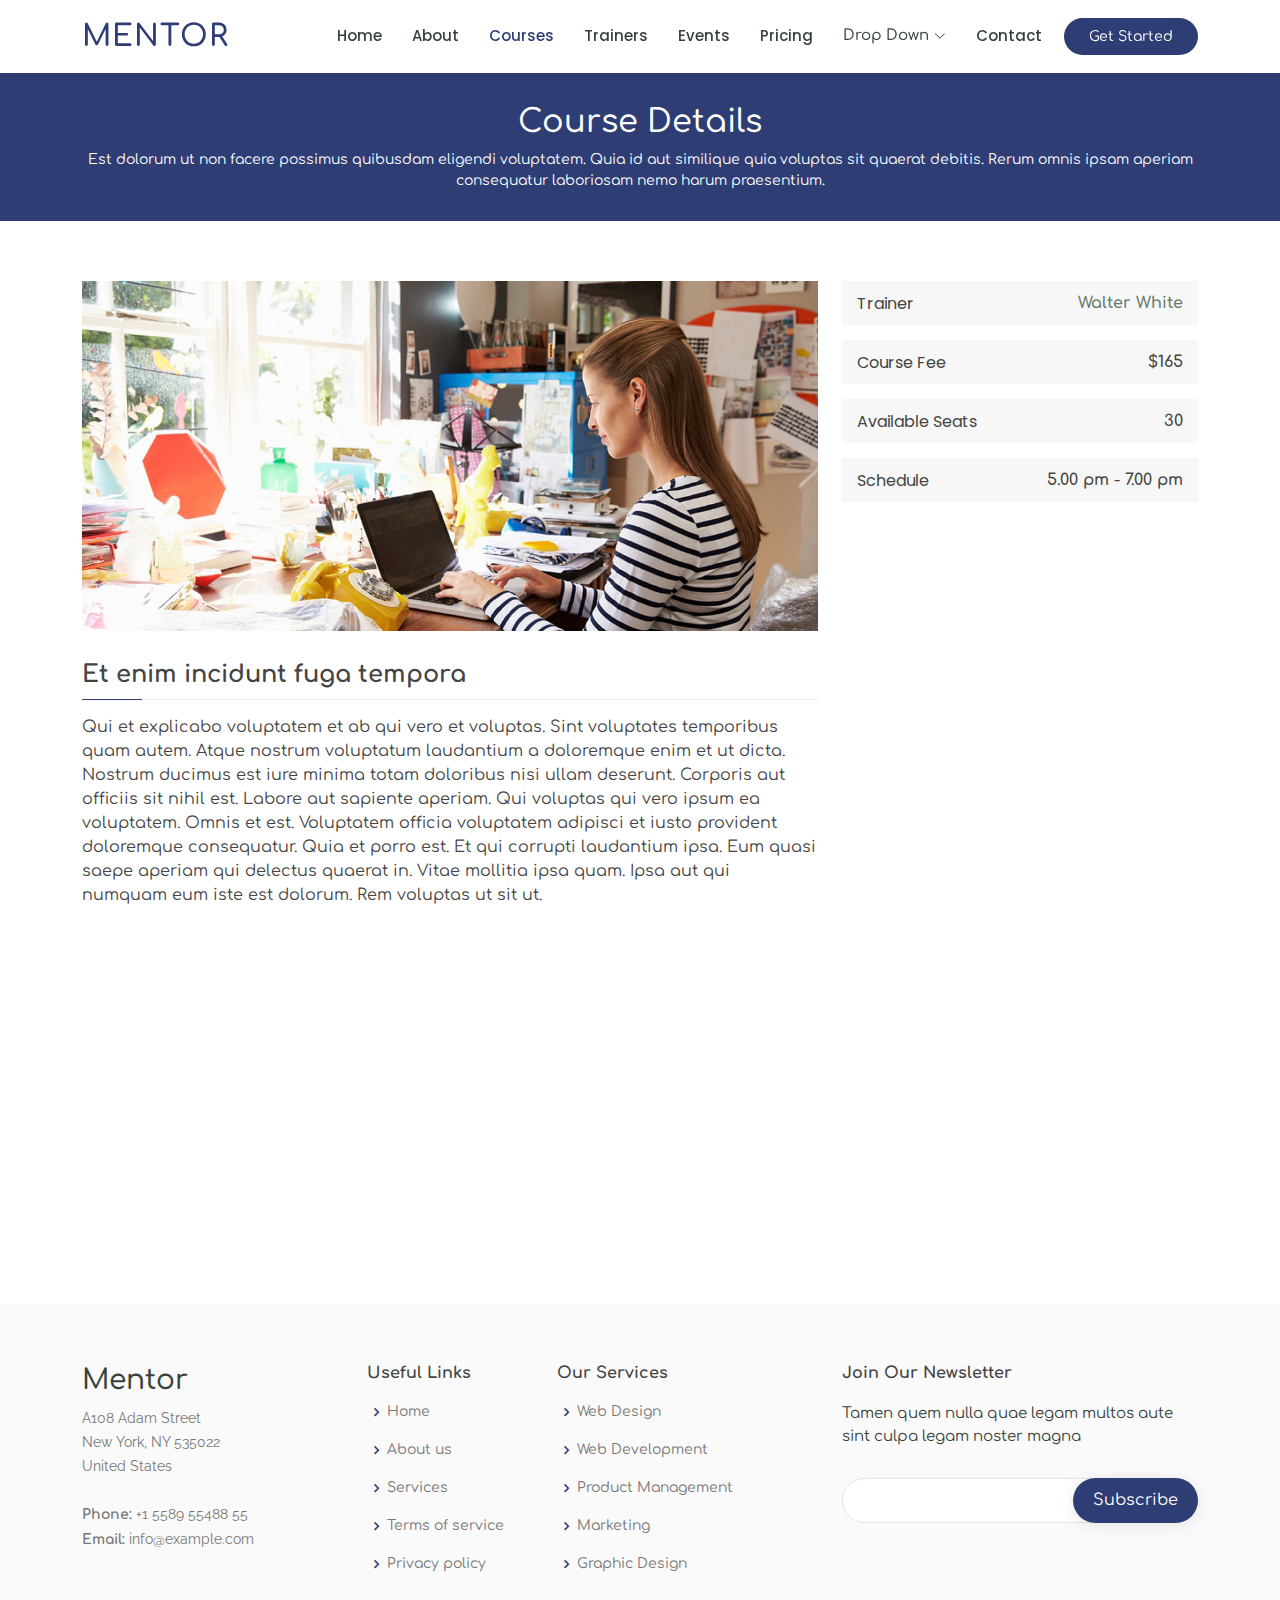
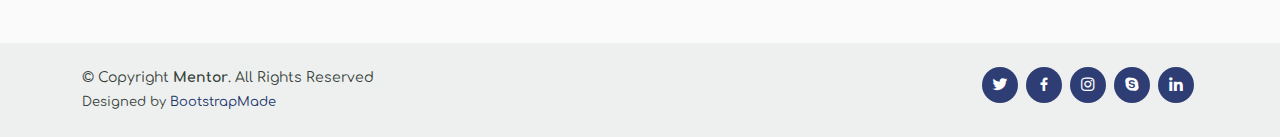
<file: Mentor/course-details.html>
<!DOCTYPE html>
<html lang="en">

<head>
  <meta charset="utf-8">
  <meta content="width=device-width, initial-scale=1.0" name="viewport">

  <title>Course Details - Mentor Bootstrap Template</title>
  <meta content="" name="description">
  <meta content="" name="keywords">

  <!-- Favicons -->
  <link href="assets/img/favicon.png" rel="icon">
  <link href="assets/img/apple-touch-icon.png" rel="apple-touch-icon">

  <!-- Google Fonts -->
  <link href="https://fonts.googleapis.com/css?family=Open+Sans:300,300i,400,400i,600,600i,700,700i|Raleway:300,300i,400,400i,500,500i,600,600i,700,700i|Poppins:300,300i,400,400i,500,500i,600,600i,700,700i" rel="stylesheet">

  <!-- Vendor CSS Files -->
  <link href="assets/vendor/animate.css/animate.min.css" rel="stylesheet">
  <link href="assets/vendor/aos/aos.css" rel="stylesheet">
  <link href="assets/vendor/bootstrap/css/bootstrap.min.css" rel="stylesheet">
  <link href="assets/vendor/bootstrap-icons/bootstrap-icons.css" rel="stylesheet">
  <link href="assets/vendor/boxicons/css/boxicons.min.css" rel="stylesheet">
  <link href="assets/vendor/remixicon/remixicon.css" rel="stylesheet">
  <link href="assets/vendor/swiper/swiper-bundle.min.css" rel="stylesheet">

  <!-- Template Main CSS File -->
  <link href="assets/css/style.css" rel="stylesheet">

  <!-- =======================================================
  * Template Name: Mentor
  * Updated: Sep 18 2023 with Bootstrap v5.3.2
  * Template URL: https://bootstrapmade.com/mentor-free-education-bootstrap-theme/
  * Author: BootstrapMade.com
  * License: https://bootstrapmade.com/license/
  ======================================================== -->
</head>

<body>

  <!-- ======= Header ======= -->
  <header id="header" class="fixed-top">
    <div class="container d-flex align-items-center">

      <h1 class="logo me-auto"><a href="index.html">Mentor</a></h1>
      <!-- Uncomment below if you prefer to use an image logo -->
      <!-- <a href="index.html" class="logo me-auto"><img src="assets/img/logo.png" alt="" class="img-fluid"></a>-->

      <nav id="navbar" class="navbar order-last order-lg-0">
        <ul>
          <li><a href="index.html">Home</a></li>
          <li><a href="about.html">About</a></li>
          <li><a class="active" href="courses.html">Courses</a></li>
          <li><a href="trainers.html">Trainers</a></li>
          <li><a href="events.html">Events</a></li>
          <li><a href="pricing.html">Pricing</a></li>

          <li class="dropdown"><a href="#"><span>Drop Down</span> <i class="bi bi-chevron-down"></i></a>
            <ul>
              <li><a href="#">Drop Down 1</a></li>
              <li class="dropdown"><a href="#"><span>Deep Drop Down</span> <i class="bi bi-chevron-right"></i></a>
                <ul>
                  <li><a href="#">Deep Drop Down 1</a></li>
                  <li><a href="#">Deep Drop Down 2</a></li>
                  <li><a href="#">Deep Drop Down 3</a></li>
                  <li><a href="#">Deep Drop Down 4</a></li>
                  <li><a href="#">Deep Drop Down 5</a></li>
                </ul>
              </li>
              <li><a href="#">Drop Down 2</a></li>
              <li><a href="#">Drop Down 3</a></li>
              <li><a href="#">Drop Down 4</a></li>
            </ul>
          </li>
          <li><a href="contact.html">Contact</a></li>
        </ul>
        <i class="bi bi-list mobile-nav-toggle"></i>
      </nav><!-- .navbar -->

      <a href="courses.html" class="get-started-btn">Get Started</a>

    </div>
  </header><!-- End Header -->

  <main id="main">

    <!-- ======= Breadcrumbs ======= -->
    <div class="breadcrumbs" data-aos="fade-in">
      <div class="container">
        <h2>Course Details</h2>
        <p>Est dolorum ut non facere possimus quibusdam eligendi voluptatem. Quia id aut similique quia voluptas sit quaerat debitis. Rerum omnis ipsam aperiam consequatur laboriosam nemo harum praesentium. </p>
      </div>
    </div><!-- End Breadcrumbs -->

    <!-- ======= Cource Details Section ======= -->
    <section id="course-details" class="course-details">
      <div class="container" data-aos="fade-up">

        <div class="row">
          <div class="col-lg-8">
            <img src="assets/img/course-details.jpg" class="img-fluid" alt="">
            <h3>Et enim incidunt fuga tempora</h3>
            <p>
              Qui et explicabo voluptatem et ab qui vero et voluptas. Sint voluptates temporibus quam autem. Atque nostrum voluptatum laudantium a doloremque enim et ut dicta. Nostrum ducimus est iure minima totam doloribus nisi ullam deserunt. Corporis aut officiis sit nihil est. Labore aut sapiente aperiam.
              Qui voluptas qui vero ipsum ea voluptatem. Omnis et est. Voluptatem officia voluptatem adipisci et iusto provident doloremque consequatur. Quia et porro est. Et qui corrupti laudantium ipsa.
              Eum quasi saepe aperiam qui delectus quaerat in. Vitae mollitia ipsa quam. Ipsa aut qui numquam eum iste est dolorum. Rem voluptas ut sit ut.
            </p>
          </div>
          <div class="col-lg-4">

            <div class="course-info d-flex justify-content-between align-items-center">
              <h5>Trainer</h5>
              <p><a href="#">Walter White</a></p>
            </div>

            <div class="course-info d-flex justify-content-between align-items-center">
              <h5>Course Fee</h5>
              <p>$165</p>
            </div>

            <div class="course-info d-flex justify-content-between align-items-center">
              <h5>Available Seats</h5>
              <p>30</p>
            </div>

            <div class="course-info d-flex justify-content-between align-items-center">
              <h5>Schedule</h5>
              <p>5.00 pm - 7.00 pm</p>
            </div>

          </div>
        </div>

      </div>
    </section><!-- End Cource Details Section -->

    <!-- ======= Cource Details Tabs Section ======= -->
    <section id="cource-details-tabs" class="cource-details-tabs">
      <div class="container" data-aos="fade-up">

        <div class="row">
          <div class="col-lg-3">
            <ul class="nav nav-tabs flex-column">
              <li class="nav-item">
                <a class="nav-link active show" data-bs-toggle="tab" href="#tab-1">Modi sit est</a>
              </li>
              <li class="nav-item">
                <a class="nav-link" data-bs-toggle="tab" href="#tab-2">Unde praesentium sed</a>
              </li>
              <li class="nav-item">
                <a class="nav-link" data-bs-toggle="tab" href="#tab-3">Pariatur explicabo vel</a>
              </li>
              <li class="nav-item">
                <a class="nav-link" data-bs-toggle="tab" href="#tab-4">Nostrum qui quasi</a>
              </li>
              <li class="nav-item">
                <a class="nav-link" data-bs-toggle="tab" href="#tab-5">Iusto ut expedita aut</a>
              </li>
            </ul>
          </div>
          <div class="col-lg-9 mt-4 mt-lg-0">
            <div class="tab-content">
              <div class="tab-pane active show" id="tab-1">
                <div class="row">
                  <div class="col-lg-8 details order-2 order-lg-1">
                    <h3>Architecto ut aperiam autem id</h3>
                    <p class="fst-italic">Qui laudantium consequatur laborum sit qui ad sapiente dila parde sonata raqer a videna mareta paulona marka</p>
                    <p>Et nobis maiores eius. Voluptatibus ut enim blanditiis atque harum sint. Laborum eos ipsum ipsa odit magni. Incidunt hic ut molestiae aut qui. Est repellat minima eveniet eius et quis magni nihil. Consequatur dolorem quaerat quos qui similique accusamus nostrum rem vero</p>
                  </div>
                  <div class="col-lg-4 text-center order-1 order-lg-2">
                    <img src="assets/img/course-details-tab-1.png" alt="" class="img-fluid">
                  </div>
                </div>
              </div>
              <div class="tab-pane" id="tab-2">
                <div class="row">
                  <div class="col-lg-8 details order-2 order-lg-1">
                    <h3>Et blanditiis nemo veritatis excepturi</h3>
                    <p class="fst-italic">Qui laudantium consequatur laborum sit qui ad sapiente dila parde sonata raqer a videna mareta paulona marka</p>
                    <p>Ea ipsum voluptatem consequatur quis est. Illum error ullam omnis quia et reiciendis sunt sunt est. Non aliquid repellendus itaque accusamus eius et velit ipsa voluptates. Optio nesciunt eaque beatae accusamus lerode pakto madirna desera vafle de nideran pal</p>
                  </div>
                  <div class="col-lg-4 text-center order-1 order-lg-2">
                    <img src="assets/img/course-details-tab-2.png" alt="" class="img-fluid">
                  </div>
                </div>
              </div>
              <div class="tab-pane" id="tab-3">
                <div class="row">
                  <div class="col-lg-8 details order-2 order-lg-1">
                    <h3>Impedit facilis occaecati odio neque aperiam sit</h3>
                    <p class="fst-italic">Eos voluptatibus quo. Odio similique illum id quidem non enim fuga. Qui natus non sunt dicta dolor et. In asperiores velit quaerat perferendis aut</p>
                    <p>Iure officiis odit rerum. Harum sequi eum illum corrupti culpa veritatis quisquam. Neque necessitatibus illo rerum eum ut. Commodi ipsam minima molestiae sed laboriosam a iste odio. Earum odit nesciunt fugiat sit ullam. Soluta et harum voluptatem optio quae</p>
                  </div>
                  <div class="col-lg-4 text-center order-1 order-lg-2">
                    <img src="assets/img/course-details-tab-3.png" alt="" class="img-fluid">
                  </div>
                </div>
              </div>
              <div class="tab-pane" id="tab-4">
                <div class="row">
                  <div class="col-lg-8 details order-2 order-lg-1">
                    <h3>Fuga dolores inventore laboriosam ut est accusamus laboriosam dolore</h3>
                    <p class="fst-italic">Totam aperiam accusamus. Repellat consequuntur iure voluptas iure porro quis delectus</p>
                    <p>Eaque consequuntur consequuntur libero expedita in voluptas. Nostrum ipsam necessitatibus aliquam fugiat debitis quis velit. Eum ex maxime error in consequatur corporis atque. Eligendi asperiores sed qui veritatis aperiam quia a laborum inventore</p>
                  </div>
                  <div class="col-lg-4 text-center order-1 order-lg-2">
                    <img src="assets/img/course-details-tab-4.png" alt="" class="img-fluid">
                  </div>
                </div>
              </div>
              <div class="tab-pane" id="tab-5">
                <div class="row">
                  <div class="col-lg-8 details order-2 order-lg-1">
                    <h3>Est eveniet ipsam sindera pad rone matrelat sando reda</h3>
                    <p class="fst-italic">Omnis blanditiis saepe eos autem qui sunt debitis porro quia.</p>
                    <p>Exercitationem nostrum omnis. Ut reiciendis repudiandae minus. Omnis recusandae ut non quam ut quod eius qui. Ipsum quia odit vero atque qui quibusdam amet. Occaecati sed est sint aut vitae molestiae voluptate vel</p>
                  </div>
                  <div class="col-lg-4 text-center order-1 order-lg-2">
                    <img src="assets/img/course-details-tab-5.png" alt="" class="img-fluid">
                  </div>
                </div>
              </div>
            </div>
          </div>
        </div>

      </div>
    </section><!-- End Cource Details Tabs Section -->

  </main><!-- End #main -->

  <!-- ======= Footer ======= -->
  <footer id="footer">

    <div class="footer-top">
      <div class="container">
        <div class="row">

          <div class="col-lg-3 col-md-6 footer-contact">
            <h3>Mentor</h3>
            <p>
              A108 Adam Street <br>
              New York, NY 535022<br>
              United States <br><br>
              <strong>Phone:</strong> +1 5589 55488 55<br>
              <strong>Email:</strong> info@example.com<br>
            </p>
          </div>

          <div class="col-lg-2 col-md-6 footer-links">
            <h4>Useful Links</h4>
            <ul>
              <li><i class="bx bx-chevron-right"></i> <a href="#">Home</a></li>
              <li><i class="bx bx-chevron-right"></i> <a href="#">About us</a></li>
              <li><i class="bx bx-chevron-right"></i> <a href="#">Services</a></li>
              <li><i class="bx bx-chevron-right"></i> <a href="#">Terms of service</a></li>
              <li><i class="bx bx-chevron-right"></i> <a href="#">Privacy policy</a></li>
            </ul>
          </div>

          <div class="col-lg-3 col-md-6 footer-links">
            <h4>Our Services</h4>
            <ul>
              <li><i class="bx bx-chevron-right"></i> <a href="#">Web Design</a></li>
              <li><i class="bx bx-chevron-right"></i> <a href="#">Web Development</a></li>
              <li><i class="bx bx-chevron-right"></i> <a href="#">Product Management</a></li>
              <li><i class="bx bx-chevron-right"></i> <a href="#">Marketing</a></li>
              <li><i class="bx bx-chevron-right"></i> <a href="#">Graphic Design</a></li>
            </ul>
          </div>

          <div class="col-lg-4 col-md-6 footer-newsletter">
            <h4>Join Our Newsletter</h4>
            <p>Tamen quem nulla quae legam multos aute sint culpa legam noster magna</p>
            <form action="" method="post">
              <input type="email" name="email"><input type="submit" value="Subscribe">
            </form>
          </div>

        </div>
      </div>
    </div>

    <div class="container d-md-flex py-4">

      <div class="me-md-auto text-center text-md-start">
        <div class="copyright">
          &copy; Copyright <strong><span>Mentor</span></strong>. All Rights Reserved
        </div>
        <div class="credits">
          <!-- All the links in the footer should remain intact. -->
          <!-- You can delete the links only if you purchased the pro version. -->
          <!-- Licensing information: https://bootstrapmade.com/license/ -->
          <!-- Purchase the pro version with working PHP/AJAX contact form: https://bootstrapmade.com/mentor-free-education-bootstrap-theme/ -->
          Designed by <a href="https://bootstrapmade.com/">BootstrapMade</a>
        </div>
      </div>
      <div class="social-links text-center text-md-right pt-3 pt-md-0">
        <a href="#" class="twitter"><i class="bx bxl-twitter"></i></a>
        <a href="#" class="facebook"><i class="bx bxl-facebook"></i></a>
        <a href="#" class="instagram"><i class="bx bxl-instagram"></i></a>
        <a href="#" class="google-plus"><i class="bx bxl-skype"></i></a>
        <a href="#" class="linkedin"><i class="bx bxl-linkedin"></i></a>
      </div>
    </div>
  </footer><!-- End Footer -->

  <div id="preloader"></div>
  <a href="#" class="back-to-top d-flex align-items-center justify-content-center"><i class="bi bi-arrow-up-short"></i></a>

  <!-- Vendor JS Files -->
  <script src="assets/vendor/purecounter/purecounter_vanilla.js"></script>
  <script src="assets/vendor/aos/aos.js"></script>
  <script src="assets/vendor/bootstrap/js/bootstrap.bundle.min.js"></script>
  <script src="assets/vendor/swiper/swiper-bundle.min.js"></script>
  <script src="assets/vendor/php-email-form/validate.js"></script>

  <!-- Template Main JS File -->
  <script src="assets/js/main.js"></script>

</body>

</html>
</file>
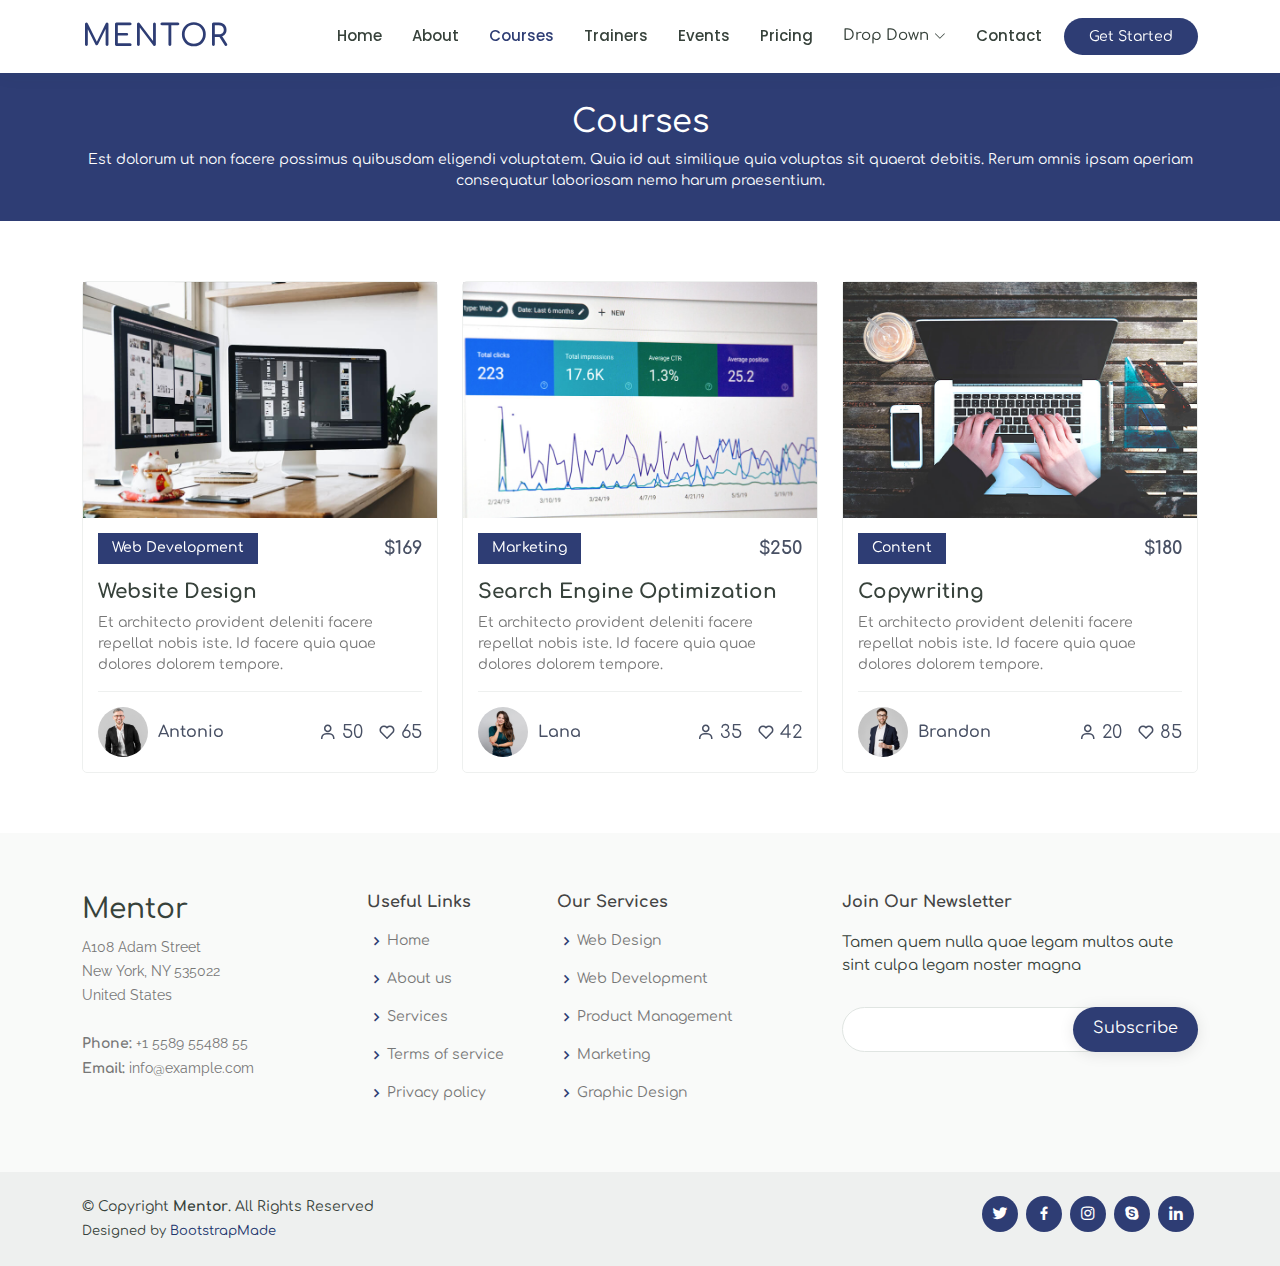
<file: Mentor/courses.html>
<!DOCTYPE html>
<html lang="en">

<head>
  <meta charset="utf-8">
  <meta content="width=device-width, initial-scale=1.0" name="viewport">

  <title>Courses - Mentor Bootstrap Template</title>
  <meta content="" name="description">
  <meta content="" name="keywords">

  <!-- Favicons -->
  <link href="assets/img/favicon.png" rel="icon">
  <link href="assets/img/apple-touch-icon.png" rel="apple-touch-icon">

  <!-- Google Fonts -->
  <link href="https://fonts.googleapis.com/css?family=Open+Sans:300,300i,400,400i,600,600i,700,700i|Raleway:300,300i,400,400i,500,500i,600,600i,700,700i|Poppins:300,300i,400,400i,500,500i,600,600i,700,700i" rel="stylesheet">

  <!-- Vendor CSS Files -->
  <link href="assets/vendor/animate.css/animate.min.css" rel="stylesheet">
  <link href="assets/vendor/aos/aos.css" rel="stylesheet">
  <link href="assets/vendor/bootstrap/css/bootstrap.min.css" rel="stylesheet">
  <link href="assets/vendor/bootstrap-icons/bootstrap-icons.css" rel="stylesheet">
  <link href="assets/vendor/boxicons/css/boxicons.min.css" rel="stylesheet">
  <link href="assets/vendor/remixicon/remixicon.css" rel="stylesheet">
  <link href="assets/vendor/swiper/swiper-bundle.min.css" rel="stylesheet">

  <!-- Template Main CSS File -->
  <link href="assets/css/style.css" rel="stylesheet">

  <!-- =======================================================
  * Template Name: Mentor
  * Updated: Sep 18 2023 with Bootstrap v5.3.2
  * Template URL: https://bootstrapmade.com/mentor-free-education-bootstrap-theme/
  * Author: BootstrapMade.com
  * License: https://bootstrapmade.com/license/
  ======================================================== -->
</head>

<body>

  <!-- ======= Header ======= -->
  <header id="header" class="fixed-top">
    <div class="container d-flex align-items-center">

      <h1 class="logo me-auto"><a href="index.html">Mentor</a></h1>
      <!-- Uncomment below if you prefer to use an image logo -->
      <!-- <a href="index.html" class="logo me-auto"><img src="assets/img/logo.png" alt="" class="img-fluid"></a>-->

      <nav id="navbar" class="navbar order-last order-lg-0">
        <ul>
          <li><a href="index.html">Home</a></li>
          <li><a href="about.html">About</a></li>
          <li><a class="active" href="courses.html">Courses</a></li>
          <li><a href="trainers.html">Trainers</a></li>
          <li><a href="events.html">Events</a></li>
          <li><a href="pricing.html">Pricing</a></li>

          <li class="dropdown"><a href="#"><span>Drop Down</span> <i class="bi bi-chevron-down"></i></a>
            <ul>
              <li><a href="#">Drop Down 1</a></li>
              <li class="dropdown"><a href="#"><span>Deep Drop Down</span> <i class="bi bi-chevron-right"></i></a>
                <ul>
                  <li><a href="#">Deep Drop Down 1</a></li>
                  <li><a href="#">Deep Drop Down 2</a></li>
                  <li><a href="#">Deep Drop Down 3</a></li>
                  <li><a href="#">Deep Drop Down 4</a></li>
                  <li><a href="#">Deep Drop Down 5</a></li>
                </ul>
              </li>
              <li><a href="#">Drop Down 2</a></li>
              <li><a href="#">Drop Down 3</a></li>
              <li><a href="#">Drop Down 4</a></li>
            </ul>
          </li>
          <li><a href="contact.html">Contact</a></li>
        </ul>
        <i class="bi bi-list mobile-nav-toggle"></i>
      </nav><!-- .navbar -->

      <a href="courses.html" class="get-started-btn">Get Started</a>

    </div>
  </header><!-- End Header -->

  <main id="main" data-aos="fade-in">

    <!-- ======= Breadcrumbs ======= -->
    <div class="breadcrumbs">
      <div class="container">
        <h2>Courses</h2>
        <p>Est dolorum ut non facere possimus quibusdam eligendi voluptatem. Quia id aut similique quia voluptas sit quaerat debitis. Rerum omnis ipsam aperiam consequatur laboriosam nemo harum praesentium. </p>
      </div>
    </div><!-- End Breadcrumbs -->

    <!-- ======= Courses Section ======= -->
    <section id="courses" class="courses">
      <div class="container" data-aos="fade-up">

        <div class="row" data-aos="zoom-in" data-aos-delay="100">

          <div class="col-lg-4 col-md-6 d-flex align-items-stretch">
            <div class="course-item">
              <img src="assets/img/course-1.jpg" class="img-fluid" alt="...">
              <div class="course-content">
                <div class="d-flex justify-content-between align-items-center mb-3">
                  <h4>Web Development</h4>
                  <p class="price">$169</p>
                </div>

                <h3><a href="course-details.html">Website Design</a></h3>
                <p>Et architecto provident deleniti facere repellat nobis iste. Id facere quia quae dolores dolorem tempore.</p>
                <div class="trainer d-flex justify-content-between align-items-center">
                  <div class="trainer-profile d-flex align-items-center">
                    <img src="assets/img/trainers/trainer-1.jpg" class="img-fluid" alt="">
                    <span>Antonio</span>
                  </div>
                  <div class="trainer-rank d-flex align-items-center">
                    <i class="bx bx-user"></i>&nbsp;50
                    &nbsp;&nbsp;
                    <i class="bx bx-heart"></i>&nbsp;65
                  </div>
                </div>
              </div>
            </div>
          </div> <!-- End Course Item-->

          <div class="col-lg-4 col-md-6 d-flex align-items-stretch mt-4 mt-md-0">
            <div class="course-item">
              <img src="assets/img/course-2.jpg" class="img-fluid" alt="...">
              <div class="course-content">
                <div class="d-flex justify-content-between align-items-center mb-3">
                  <h4>Marketing</h4>
                  <p class="price">$250</p>
                </div>

                <h3><a href="course-details.html">Search Engine Optimization</a></h3>
                <p>Et architecto provident deleniti facere repellat nobis iste. Id facere quia quae dolores dolorem tempore.</p>
                <div class="trainer d-flex justify-content-between align-items-center">
                  <div class="trainer-profile d-flex align-items-center">
                    <img src="assets/img/trainers/trainer-2.jpg" class="img-fluid" alt="">
                    <span>Lana</span>
                  </div>
                  <div class="trainer-rank d-flex align-items-center">
                    <i class="bx bx-user"></i>&nbsp;35
                    &nbsp;&nbsp;
                    <i class="bx bx-heart"></i>&nbsp;42
                  </div>
                </div>
              </div>
            </div>
          </div> <!-- End Course Item-->

          <div class="col-lg-4 col-md-6 d-flex align-items-stretch mt-4 mt-lg-0">
            <div class="course-item">
              <img src="assets/img/course-3.jpg" class="img-fluid" alt="...">
              <div class="course-content">
                <div class="d-flex justify-content-between align-items-center mb-3">
                  <h4>Content</h4>
                  <p class="price">$180</p>
                </div>

                <h3><a href="course-details.html">Copywriting</a></h3>
                <p>Et architecto provident deleniti facere repellat nobis iste. Id facere quia quae dolores dolorem tempore.</p>
                <div class="trainer d-flex justify-content-between align-items-center">
                  <div class="trainer-profile d-flex align-items-center">
                    <img src="assets/img/trainers/trainer-3.jpg" class="img-fluid" alt="">
                    <span>Brandon</span>
                  </div>
                  <div class="trainer-rank d-flex align-items-center">
                    <i class="bx bx-user"></i>&nbsp;20
                    &nbsp;&nbsp;
                    <i class="bx bx-heart"></i>&nbsp;85
                  </div>
                </div>
              </div>
            </div>
          </div> <!-- End Course Item-->

        </div>

      </div>
    </section><!-- End Courses Section -->

  </main><!-- End #main -->

  <!-- ======= Footer ======= -->
  <footer id="footer">

    <div class="footer-top">
      <div class="container">
        <div class="row">

          <div class="col-lg-3 col-md-6 footer-contact">
            <h3>Mentor</h3>
            <p>
              A108 Adam Street <br>
              New York, NY 535022<br>
              United States <br><br>
              <strong>Phone:</strong> +1 5589 55488 55<br>
              <strong>Email:</strong> info@example.com<br>
            </p>
          </div>

          <div class="col-lg-2 col-md-6 footer-links">
            <h4>Useful Links</h4>
            <ul>
              <li><i class="bx bx-chevron-right"></i> <a href="#">Home</a></li>
              <li><i class="bx bx-chevron-right"></i> <a href="#">About us</a></li>
              <li><i class="bx bx-chevron-right"></i> <a href="#">Services</a></li>
              <li><i class="bx bx-chevron-right"></i> <a href="#">Terms of service</a></li>
              <li><i class="bx bx-chevron-right"></i> <a href="#">Privacy policy</a></li>
            </ul>
          </div>

          <div class="col-lg-3 col-md-6 footer-links">
            <h4>Our Services</h4>
            <ul>
              <li><i class="bx bx-chevron-right"></i> <a href="#">Web Design</a></li>
              <li><i class="bx bx-chevron-right"></i> <a href="#">Web Development</a></li>
              <li><i class="bx bx-chevron-right"></i> <a href="#">Product Management</a></li>
              <li><i class="bx bx-chevron-right"></i> <a href="#">Marketing</a></li>
              <li><i class="bx bx-chevron-right"></i> <a href="#">Graphic Design</a></li>
            </ul>
          </div>

          <div class="col-lg-4 col-md-6 footer-newsletter">
            <h4>Join Our Newsletter</h4>
            <p>Tamen quem nulla quae legam multos aute sint culpa legam noster magna</p>
            <form action="" method="post">
              <input type="email" name="email"><input type="submit" value="Subscribe">
            </form>
          </div>

        </div>
      </div>
    </div>

    <div class="container d-md-flex py-4">

      <div class="me-md-auto text-center text-md-start">
        <div class="copyright">
          &copy; Copyright <strong><span>Mentor</span></strong>. All Rights Reserved
        </div>
        <div class="credits">
          <!-- All the links in the footer should remain intact. -->
          <!-- You can delete the links only if you purchased the pro version. -->
          <!-- Licensing information: https://bootstrapmade.com/license/ -->
          <!-- Purchase the pro version with working PHP/AJAX contact form: https://bootstrapmade.com/mentor-free-education-bootstrap-theme/ -->
          Designed by <a href="https://bootstrapmade.com/">BootstrapMade</a>
        </div>
      </div>
      <div class="social-links text-center text-md-right pt-3 pt-md-0">
        <a href="#" class="twitter"><i class="bx bxl-twitter"></i></a>
        <a href="#" class="facebook"><i class="bx bxl-facebook"></i></a>
        <a href="#" class="instagram"><i class="bx bxl-instagram"></i></a>
        <a href="#" class="google-plus"><i class="bx bxl-skype"></i></a>
        <a href="#" class="linkedin"><i class="bx bxl-linkedin"></i></a>
      </div>
    </div>
  </footer><!-- End Footer -->

  <div id="preloader"></div>
  <a href="#" class="back-to-top d-flex align-items-center justify-content-center"><i class="bi bi-arrow-up-short"></i></a>

  <!-- Vendor JS Files -->
  <script src="assets/vendor/purecounter/purecounter_vanilla.js"></script>
  <script src="assets/vendor/aos/aos.js"></script>
  <script src="assets/vendor/bootstrap/js/bootstrap.bundle.min.js"></script>
  <script src="assets/vendor/swiper/swiper-bundle.min.js"></script>
  <script src="assets/vendor/php-email-form/validate.js"></script>

  <!-- Template Main JS File -->
  <script src="assets/js/main.js"></script>

</body>

</html>
</file>
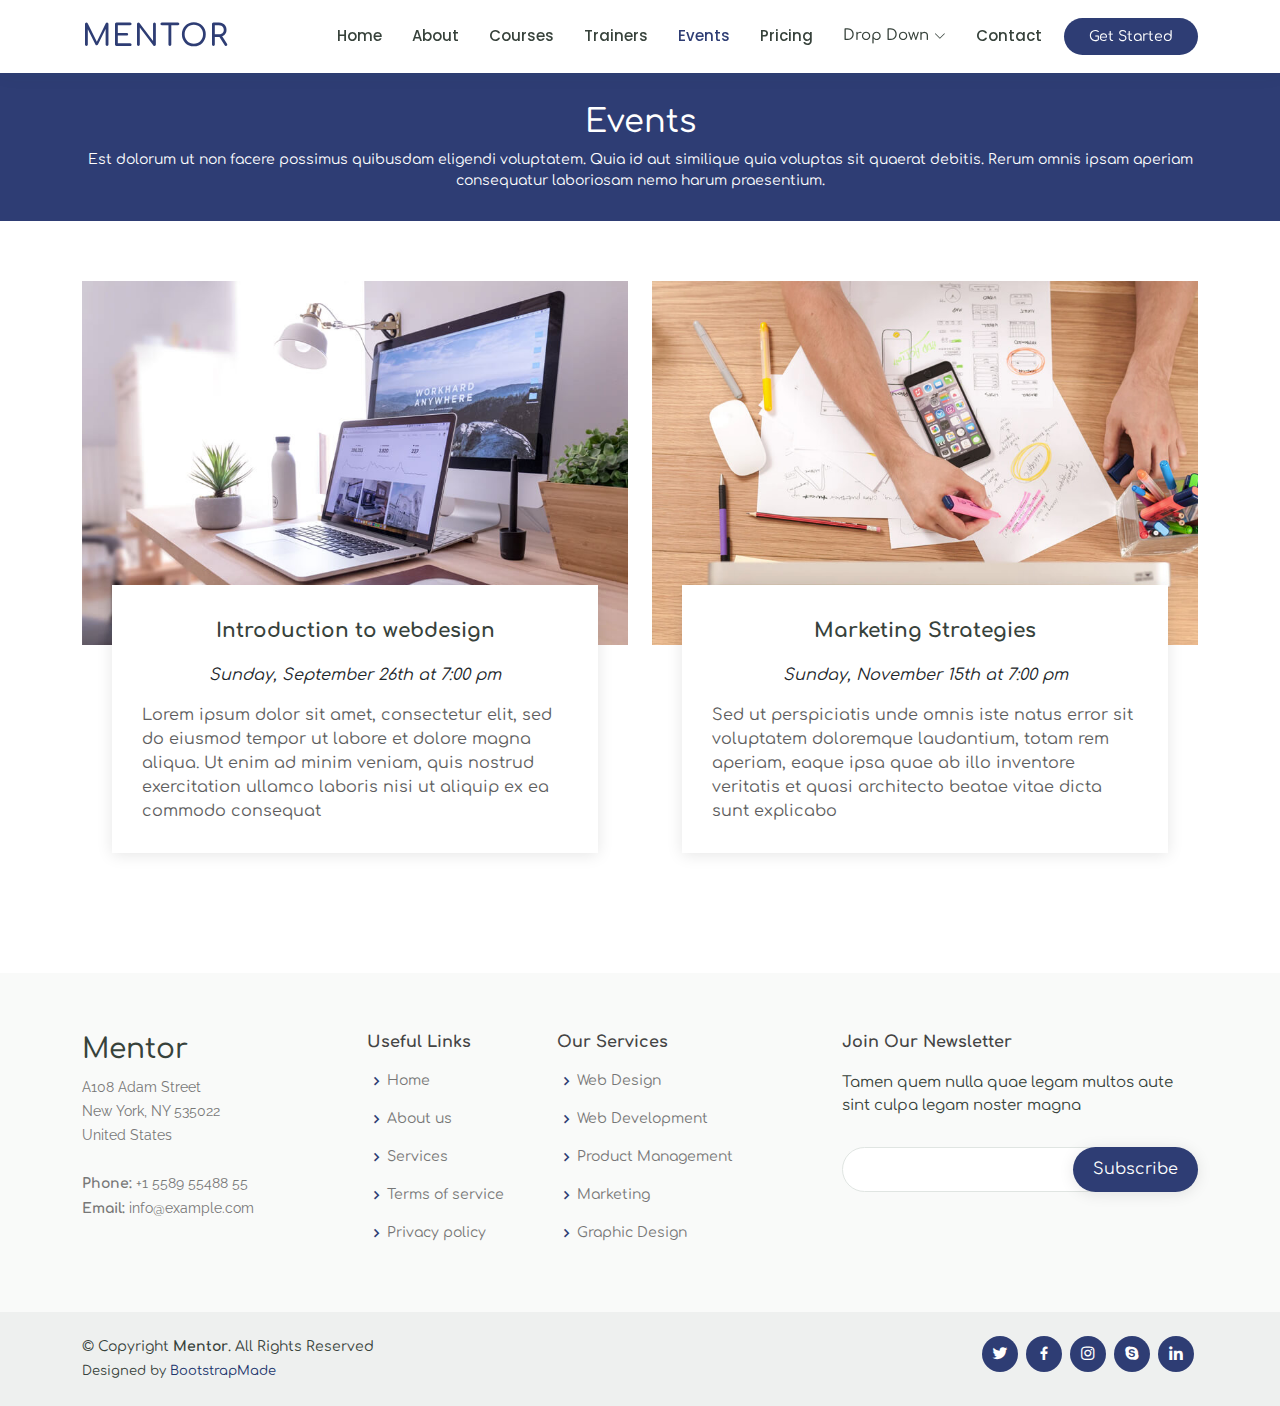
<file: Mentor/events.html>
<!DOCTYPE html>
<html lang="en">

<head>
  <meta charset="utf-8">
  <meta content="width=device-width, initial-scale=1.0" name="viewport">

  <title>Events - Mentor Bootstrap Template</title>
  <meta content="" name="description">
  <meta content="" name="keywords">

  <!-- Favicons -->
  <link href="assets/img/favicon.png" rel="icon">
  <link href="assets/img/apple-touch-icon.png" rel="apple-touch-icon">

  <!-- Google Fonts -->
  <link href="https://fonts.googleapis.com/css?family=Open+Sans:300,300i,400,400i,600,600i,700,700i|Raleway:300,300i,400,400i,500,500i,600,600i,700,700i|Poppins:300,300i,400,400i,500,500i,600,600i,700,700i" rel="stylesheet">

  <!-- Vendor CSS Files -->
  <link href="assets/vendor/animate.css/animate.min.css" rel="stylesheet">
  <link href="assets/vendor/aos/aos.css" rel="stylesheet">
  <link href="assets/vendor/bootstrap/css/bootstrap.min.css" rel="stylesheet">
  <link href="assets/vendor/bootstrap-icons/bootstrap-icons.css" rel="stylesheet">
  <link href="assets/vendor/boxicons/css/boxicons.min.css" rel="stylesheet">
  <link href="assets/vendor/remixicon/remixicon.css" rel="stylesheet">
  <link href="assets/vendor/swiper/swiper-bundle.min.css" rel="stylesheet">

  <!-- Template Main CSS File -->
  <link href="assets/css/style.css" rel="stylesheet">

  <!-- =======================================================
  * Template Name: Mentor
  * Updated: Sep 18 2023 with Bootstrap v5.3.2
  * Template URL: https://bootstrapmade.com/mentor-free-education-bootstrap-theme/
  * Author: BootstrapMade.com
  * License: https://bootstrapmade.com/license/
  ======================================================== -->
</head>

<body>

  <!-- ======= Header ======= -->
  <header id="header" class="fixed-top">
    <div class="container d-flex align-items-center">

      <h1 class="logo me-auto"><a href="index.html">Mentor</a></h1>
      <!-- Uncomment below if you prefer to use an image logo -->
      <!-- <a href="index.html" class="logo me-auto"><img src="assets/img/logo.png" alt="" class="img-fluid"></a>-->

      <nav id="navbar" class="navbar order-last order-lg-0">
        <ul>
          <li><a href="index.html">Home</a></li>
          <li><a href="about.html">About</a></li>
          <li><a href="courses.html">Courses</a></li>
          <li><a href="trainers.html">Trainers</a></li>
          <li><a class="active" href="events.html">Events</a></li>
          <li><a href="pricing.html">Pricing</a></li>

          <li class="dropdown"><a href="#"><span>Drop Down</span> <i class="bi bi-chevron-down"></i></a>
            <ul>
              <li><a href="#">Drop Down 1</a></li>
              <li class="dropdown"><a href="#"><span>Deep Drop Down</span> <i class="bi bi-chevron-right"></i></a>
                <ul>
                  <li><a href="#">Deep Drop Down 1</a></li>
                  <li><a href="#">Deep Drop Down 2</a></li>
                  <li><a href="#">Deep Drop Down 3</a></li>
                  <li><a href="#">Deep Drop Down 4</a></li>
                  <li><a href="#">Deep Drop Down 5</a></li>
                </ul>
              </li>
              <li><a href="#">Drop Down 2</a></li>
              <li><a href="#">Drop Down 3</a></li>
              <li><a href="#">Drop Down 4</a></li>
            </ul>
          </li>
          <li><a href="contact.html">Contact</a></li>
        </ul>
        <i class="bi bi-list mobile-nav-toggle"></i>
      </nav><!-- .navbar -->

      <a href="courses.html" class="get-started-btn">Get Started</a>

    </div>
  </header><!-- End Header -->

  <main id="main">

    <!-- ======= Breadcrumbs ======= -->
    <div class="breadcrumbs" data-aos="fade-in">
      <div class="container">
        <h2>Events</h2>
        <p>Est dolorum ut non facere possimus quibusdam eligendi voluptatem. Quia id aut similique quia voluptas sit quaerat debitis. Rerum omnis ipsam aperiam consequatur laboriosam nemo harum praesentium. </p>
      </div>
    </div><!-- End Breadcrumbs -->

    <!-- ======= Events Section ======= -->
    <section id="events" class="events">
      <div class="container" data-aos="fade-up">

        <div class="row">
          <div class="col-md-6 d-flex align-items-stretch">
            <div class="card">
              <div class="card-img">
                <img src="assets/img/events-1.jpg" alt="...">
              </div>
              <div class="card-body">
                <h5 class="card-title"><a href="">Introduction to webdesign</a></h5>
                <p class="fst-italic text-center">Sunday, September 26th at 7:00 pm</p>
                <p class="card-text">Lorem ipsum dolor sit amet, consectetur elit, sed do eiusmod tempor ut labore et dolore magna aliqua. Ut enim ad minim veniam, quis nostrud exercitation ullamco laboris nisi ut aliquip ex ea commodo consequat</p>
              </div>
            </div>
          </div>
          <div class="col-md-6 d-flex align-items-stretch">
            <div class="card">
              <div class="card-img">
                <img src="assets/img/events-2.jpg" alt="...">
              </div>
              <div class="card-body">
                <h5 class="card-title"><a href="">Marketing Strategies</a></h5>
                <p class="fst-italic text-center">Sunday, November 15th at 7:00 pm</p>
                <p class="card-text">Sed ut perspiciatis unde omnis iste natus error sit voluptatem doloremque laudantium, totam rem aperiam, eaque ipsa quae ab illo inventore veritatis et quasi architecto beatae vitae dicta sunt explicabo</p>
              </div>
            </div>

          </div>
        </div>

      </div>
    </section><!-- End Events Section -->

  </main><!-- End #main -->

  <!-- ======= Footer ======= -->
  <footer id="footer">

    <div class="footer-top">
      <div class="container">
        <div class="row">

          <div class="col-lg-3 col-md-6 footer-contact">
            <h3>Mentor</h3>
            <p>
              A108 Adam Street <br>
              New York, NY 535022<br>
              United States <br><br>
              <strong>Phone:</strong> +1 5589 55488 55<br>
              <strong>Email:</strong> info@example.com<br>
            </p>
          </div>

          <div class="col-lg-2 col-md-6 footer-links">
            <h4>Useful Links</h4>
            <ul>
              <li><i class="bx bx-chevron-right"></i> <a href="#">Home</a></li>
              <li><i class="bx bx-chevron-right"></i> <a href="#">About us</a></li>
              <li><i class="bx bx-chevron-right"></i> <a href="#">Services</a></li>
              <li><i class="bx bx-chevron-right"></i> <a href="#">Terms of service</a></li>
              <li><i class="bx bx-chevron-right"></i> <a href="#">Privacy policy</a></li>
            </ul>
          </div>

          <div class="col-lg-3 col-md-6 footer-links">
            <h4>Our Services</h4>
            <ul>
              <li><i class="bx bx-chevron-right"></i> <a href="#">Web Design</a></li>
              <li><i class="bx bx-chevron-right"></i> <a href="#">Web Development</a></li>
              <li><i class="bx bx-chevron-right"></i> <a href="#">Product Management</a></li>
              <li><i class="bx bx-chevron-right"></i> <a href="#">Marketing</a></li>
              <li><i class="bx bx-chevron-right"></i> <a href="#">Graphic Design</a></li>
            </ul>
          </div>

          <div class="col-lg-4 col-md-6 footer-newsletter">
            <h4>Join Our Newsletter</h4>
            <p>Tamen quem nulla quae legam multos aute sint culpa legam noster magna</p>
            <form action="" method="post">
              <input type="email" name="email"><input type="submit" value="Subscribe">
            </form>
          </div>

        </div>
      </div>
    </div>

    <div class="container d-md-flex py-4">

      <div class="me-md-auto text-center text-md-start">
        <div class="copyright">
          &copy; Copyright <strong><span>Mentor</span></strong>. All Rights Reserved
        </div>
        <div class="credits">
          <!-- All the links in the footer should remain intact. -->
          <!-- You can delete the links only if you purchased the pro version. -->
          <!-- Licensing information: https://bootstrapmade.com/license/ -->
          <!-- Purchase the pro version with working PHP/AJAX contact form: https://bootstrapmade.com/mentor-free-education-bootstrap-theme/ -->
          Designed by <a href="https://bootstrapmade.com/">BootstrapMade</a>
        </div>
      </div>
      <div class="social-links text-center text-md-right pt-3 pt-md-0">
        <a href="#" class="twitter"><i class="bx bxl-twitter"></i></a>
        <a href="#" class="facebook"><i class="bx bxl-facebook"></i></a>
        <a href="#" class="instagram"><i class="bx bxl-instagram"></i></a>
        <a href="#" class="google-plus"><i class="bx bxl-skype"></i></a>
        <a href="#" class="linkedin"><i class="bx bxl-linkedin"></i></a>
      </div>
    </div>
  </footer><!-- End Footer -->

  <div id="preloader"></div>
  <a href="#" class="back-to-top d-flex align-items-center justify-content-center"><i class="bi bi-arrow-up-short"></i></a>

  <!-- Vendor JS Files -->
  <script src="assets/vendor/purecounter/purecounter_vanilla.js"></script>
  <script src="assets/vendor/aos/aos.js"></script>
  <script src="assets/vendor/bootstrap/js/bootstrap.bundle.min.js"></script>
  <script src="assets/vendor/swiper/swiper-bundle.min.js"></script>
  <script src="assets/vendor/php-email-form/validate.js"></script>

  <!-- Template Main JS File -->
  <script src="assets/js/main.js"></script>

</body>

</html>
</file>
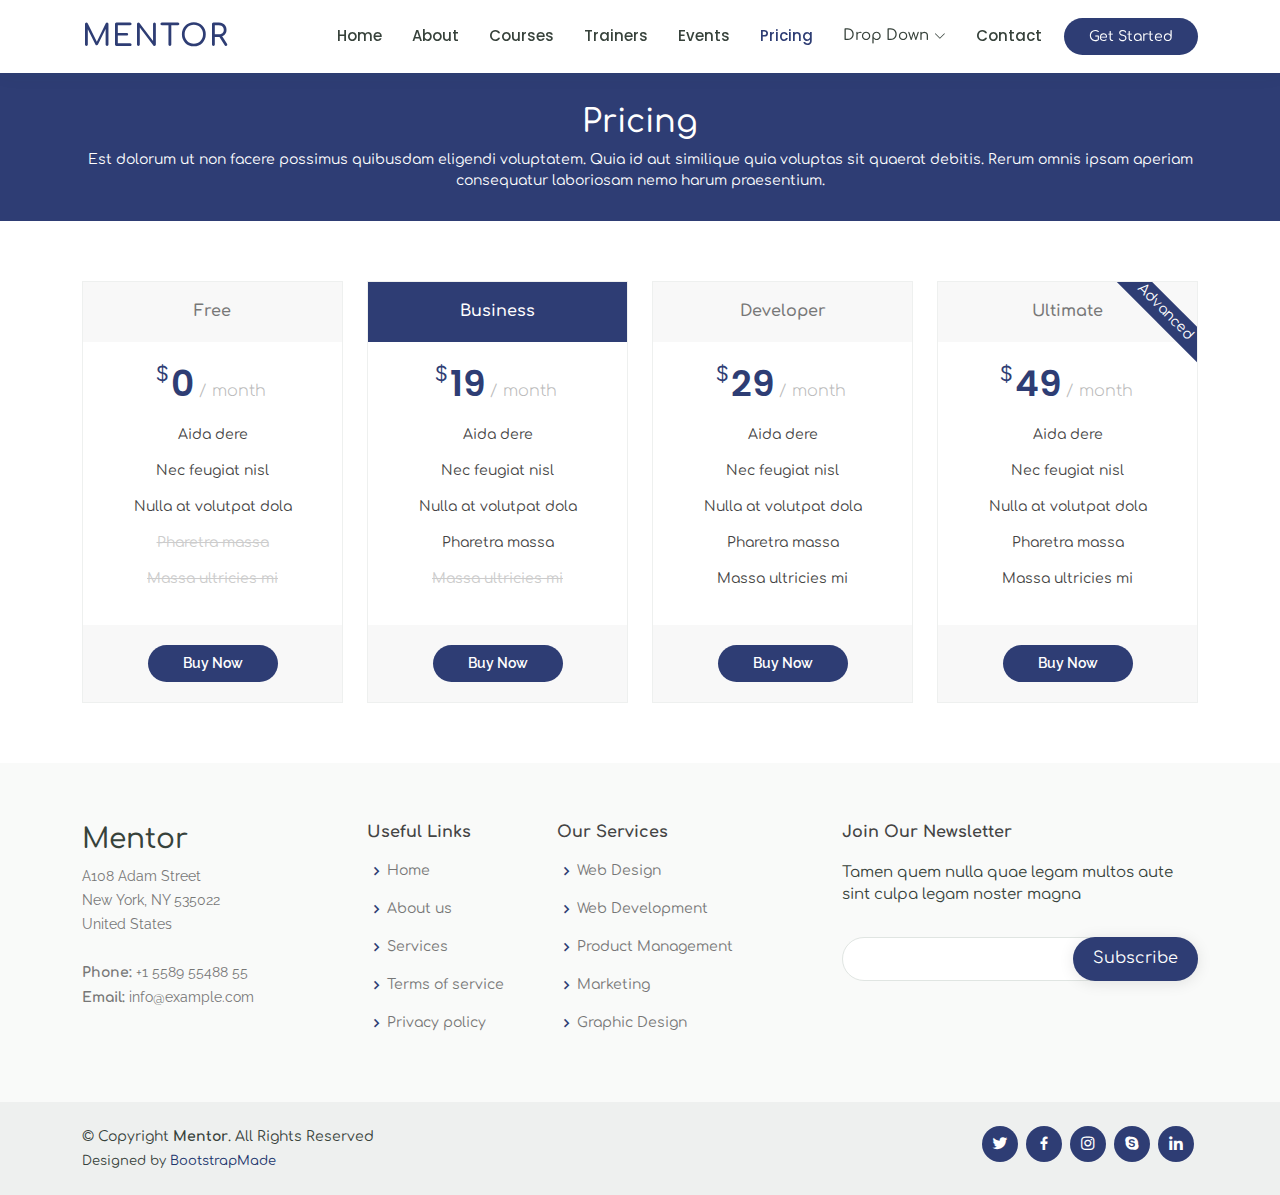
<file: Mentor/pricing.html>
<!DOCTYPE html>
<html lang="en">

<head>
  <meta charset="utf-8">
  <meta content="width=device-width, initial-scale=1.0" name="viewport">

  <title>Pricing - Mentor Bootstrap Template</title>
  <meta content="" name="description">
  <meta content="" name="keywords">

  <!-- Favicons -->
  <link href="assets/img/favicon.png" rel="icon">
  <link href="assets/img/apple-touch-icon.png" rel="apple-touch-icon">

  <!-- Google Fonts -->
  <link href="https://fonts.googleapis.com/css?family=Open+Sans:300,300i,400,400i,600,600i,700,700i|Raleway:300,300i,400,400i,500,500i,600,600i,700,700i|Poppins:300,300i,400,400i,500,500i,600,600i,700,700i" rel="stylesheet">

  <!-- Vendor CSS Files -->
  <link href="assets/vendor/animate.css/animate.min.css" rel="stylesheet">
  <link href="assets/vendor/aos/aos.css" rel="stylesheet">
  <link href="assets/vendor/bootstrap/css/bootstrap.min.css" rel="stylesheet">
  <link href="assets/vendor/bootstrap-icons/bootstrap-icons.css" rel="stylesheet">
  <link href="assets/vendor/boxicons/css/boxicons.min.css" rel="stylesheet">
  <link href="assets/vendor/remixicon/remixicon.css" rel="stylesheet">
  <link href="assets/vendor/swiper/swiper-bundle.min.css" rel="stylesheet">

  <!-- Template Main CSS File -->
  <link href="assets/css/style.css" rel="stylesheet">

  <!-- =======================================================
  * Template Name: Mentor
  * Updated: Sep 18 2023 with Bootstrap v5.3.2
  * Template URL: https://bootstrapmade.com/mentor-free-education-bootstrap-theme/
  * Author: BootstrapMade.com
  * License: https://bootstrapmade.com/license/
  ======================================================== -->
</head>

<body>

  <!-- ======= Header ======= -->
  <header id="header" class="fixed-top">
    <div class="container d-flex align-items-center">

      <h1 class="logo me-auto"><a href="index.html">Mentor</a></h1>
      <!-- Uncomment below if you prefer to use an image logo -->
      <!-- <a href="index.html" class="logo me-auto"><img src="assets/img/logo.png" alt="" class="img-fluid"></a>-->

      <nav id="navbar" class="navbar order-last order-lg-0">
        <ul>
          <li><a href="index.html">Home</a></li>
          <li><a href="about.html">About</a></li>
          <li><a href="courses.html">Courses</a></li>
          <li><a href="trainers.html">Trainers</a></li>
          <li><a href="events.html">Events</a></li>
          <li><a class="active" href="pricing.html">Pricing</a></li>

          <li class="dropdown"><a href="#"><span>Drop Down</span> <i class="bi bi-chevron-down"></i></a>
            <ul>
              <li><a href="#">Drop Down 1</a></li>
              <li class="dropdown"><a href="#"><span>Deep Drop Down</span> <i class="bi bi-chevron-right"></i></a>
                <ul>
                  <li><a href="#">Deep Drop Down 1</a></li>
                  <li><a href="#">Deep Drop Down 2</a></li>
                  <li><a href="#">Deep Drop Down 3</a></li>
                  <li><a href="#">Deep Drop Down 4</a></li>
                  <li><a href="#">Deep Drop Down 5</a></li>
                </ul>
              </li>
              <li><a href="#">Drop Down 2</a></li>
              <li><a href="#">Drop Down 3</a></li>
              <li><a href="#">Drop Down 4</a></li>
            </ul>
          </li>
          <li><a href="contact.html">Contact</a></li>
        </ul>
        <i class="bi bi-list mobile-nav-toggle"></i>
      </nav><!-- .navbar -->

      <a href="courses.html" class="get-started-btn">Get Started</a>

    </div>
  </header><!-- End Header -->

  <main id="main">
    <!-- ======= Breadcrumbs ======= -->
    <div class="breadcrumbs" data-aos="fade-in">
      <div class="container">
        <h2>Pricing</h2>
        <p>Est dolorum ut non facere possimus quibusdam eligendi voluptatem. Quia id aut similique quia voluptas sit quaerat debitis. Rerum omnis ipsam aperiam consequatur laboriosam nemo harum praesentium. </p>
      </div>
    </div><!-- End Breadcrumbs -->

    <!-- ======= Pricing Section ======= -->
    <section id="pricing" class="pricing">
      <div class="container" data-aos="fade-up">

        <div class="row">

          <div class="col-lg-3 col-md-6">
            <div class="box">
              <h3>Free</h3>
              <h4><sup>$</sup>0<span> / month</span></h4>
              <ul>
                <li>Aida dere</li>
                <li>Nec feugiat nisl</li>
                <li>Nulla at volutpat dola</li>
                <li class="na">Pharetra massa</li>
                <li class="na">Massa ultricies mi</li>
              </ul>
              <div class="btn-wrap">
                <a href="#" class="btn-buy">Buy Now</a>
              </div>
            </div>
          </div>

          <div class="col-lg-3 col-md-6 mt-4 mt-md-0">
            <div class="box featured">
              <h3>Business</h3>
              <h4><sup>$</sup>19<span> / month</span></h4>
              <ul>
                <li>Aida dere</li>
                <li>Nec feugiat nisl</li>
                <li>Nulla at volutpat dola</li>
                <li>Pharetra massa</li>
                <li class="na">Massa ultricies mi</li>
              </ul>
              <div class="btn-wrap">
                <a href="#" class="btn-buy">Buy Now</a>
              </div>
            </div>
          </div>

          <div class="col-lg-3 col-md-6 mt-4 mt-lg-0">
            <div class="box">
              <h3>Developer</h3>
              <h4><sup>$</sup>29<span> / month</span></h4>
              <ul>
                <li>Aida dere</li>
                <li>Nec feugiat nisl</li>
                <li>Nulla at volutpat dola</li>
                <li>Pharetra massa</li>
                <li>Massa ultricies mi</li>
              </ul>
              <div class="btn-wrap">
                <a href="#" class="btn-buy">Buy Now</a>
              </div>
            </div>
          </div>

          <div class="col-lg-3 col-md-6 mt-4 mt-lg-0">
            <div class="box">
              <span class="advanced">Advanced</span>
              <h3>Ultimate</h3>
              <h4><sup>$</sup>49<span> / month</span></h4>
              <ul>
                <li>Aida dere</li>
                <li>Nec feugiat nisl</li>
                <li>Nulla at volutpat dola</li>
                <li>Pharetra massa</li>
                <li>Massa ultricies mi</li>
              </ul>
              <div class="btn-wrap">
                <a href="#" class="btn-buy">Buy Now</a>
              </div>
            </div>
          </div>

        </div>

      </div>
    </section><!-- End Pricing Section -->

  </main><!-- End #main -->

  <!-- ======= Footer ======= -->
  <footer id="footer">

    <div class="footer-top">
      <div class="container">
        <div class="row">

          <div class="col-lg-3 col-md-6 footer-contact">
            <h3>Mentor</h3>
            <p>
              A108 Adam Street <br>
              New York, NY 535022<br>
              United States <br><br>
              <strong>Phone:</strong> +1 5589 55488 55<br>
              <strong>Email:</strong> info@example.com<br>
            </p>
          </div>

          <div class="col-lg-2 col-md-6 footer-links">
            <h4>Useful Links</h4>
            <ul>
              <li><i class="bx bx-chevron-right"></i> <a href="#">Home</a></li>
              <li><i class="bx bx-chevron-right"></i> <a href="#">About us</a></li>
              <li><i class="bx bx-chevron-right"></i> <a href="#">Services</a></li>
              <li><i class="bx bx-chevron-right"></i> <a href="#">Terms of service</a></li>
              <li><i class="bx bx-chevron-right"></i> <a href="#">Privacy policy</a></li>
            </ul>
          </div>

          <div class="col-lg-3 col-md-6 footer-links">
            <h4>Our Services</h4>
            <ul>
              <li><i class="bx bx-chevron-right"></i> <a href="#">Web Design</a></li>
              <li><i class="bx bx-chevron-right"></i> <a href="#">Web Development</a></li>
              <li><i class="bx bx-chevron-right"></i> <a href="#">Product Management</a></li>
              <li><i class="bx bx-chevron-right"></i> <a href="#">Marketing</a></li>
              <li><i class="bx bx-chevron-right"></i> <a href="#">Graphic Design</a></li>
            </ul>
          </div>

          <div class="col-lg-4 col-md-6 footer-newsletter">
            <h4>Join Our Newsletter</h4>
            <p>Tamen quem nulla quae legam multos aute sint culpa legam noster magna</p>
            <form action="" method="post">
              <input type="email" name="email"><input type="submit" value="Subscribe">
            </form>
          </div>

        </div>
      </div>
    </div>

    <div class="container d-md-flex py-4">

      <div class="me-md-auto text-center text-md-start">
        <div class="copyright">
          &copy; Copyright <strong><span>Mentor</span></strong>. All Rights Reserved
        </div>
        <div class="credits">
          <!-- All the links in the footer should remain intact. -->
          <!-- You can delete the links only if you purchased the pro version. -->
          <!-- Licensing information: https://bootstrapmade.com/license/ -->
          <!-- Purchase the pro version with working PHP/AJAX contact form: https://bootstrapmade.com/mentor-free-education-bootstrap-theme/ -->
          Designed by <a href="https://bootstrapmade.com/">BootstrapMade</a>
        </div>
      </div>
      <div class="social-links text-center text-md-right pt-3 pt-md-0">
        <a href="#" class="twitter"><i class="bx bxl-twitter"></i></a>
        <a href="#" class="facebook"><i class="bx bxl-facebook"></i></a>
        <a href="#" class="instagram"><i class="bx bxl-instagram"></i></a>
        <a href="#" class="google-plus"><i class="bx bxl-skype"></i></a>
        <a href="#" class="linkedin"><i class="bx bxl-linkedin"></i></a>
      </div>
    </div>
  </footer><!-- End Footer -->

  <div id="preloader"></div>
  <a href="#" class="back-to-top d-flex align-items-center justify-content-center"><i class="bi bi-arrow-up-short"></i></a>

  <!-- Vendor JS Files -->
  <script src="assets/vendor/purecounter/purecounter_vanilla.js"></script>
  <script src="assets/vendor/aos/aos.js"></script>
  <script src="assets/vendor/bootstrap/js/bootstrap.bundle.min.js"></script>
  <script src="assets/vendor/swiper/swiper-bundle.min.js"></script>
  <script src="assets/vendor/php-email-form/validate.js"></script>

  <!-- Template Main JS File -->
  <script src="assets/js/main.js"></script>

</body>

</html>
</file>
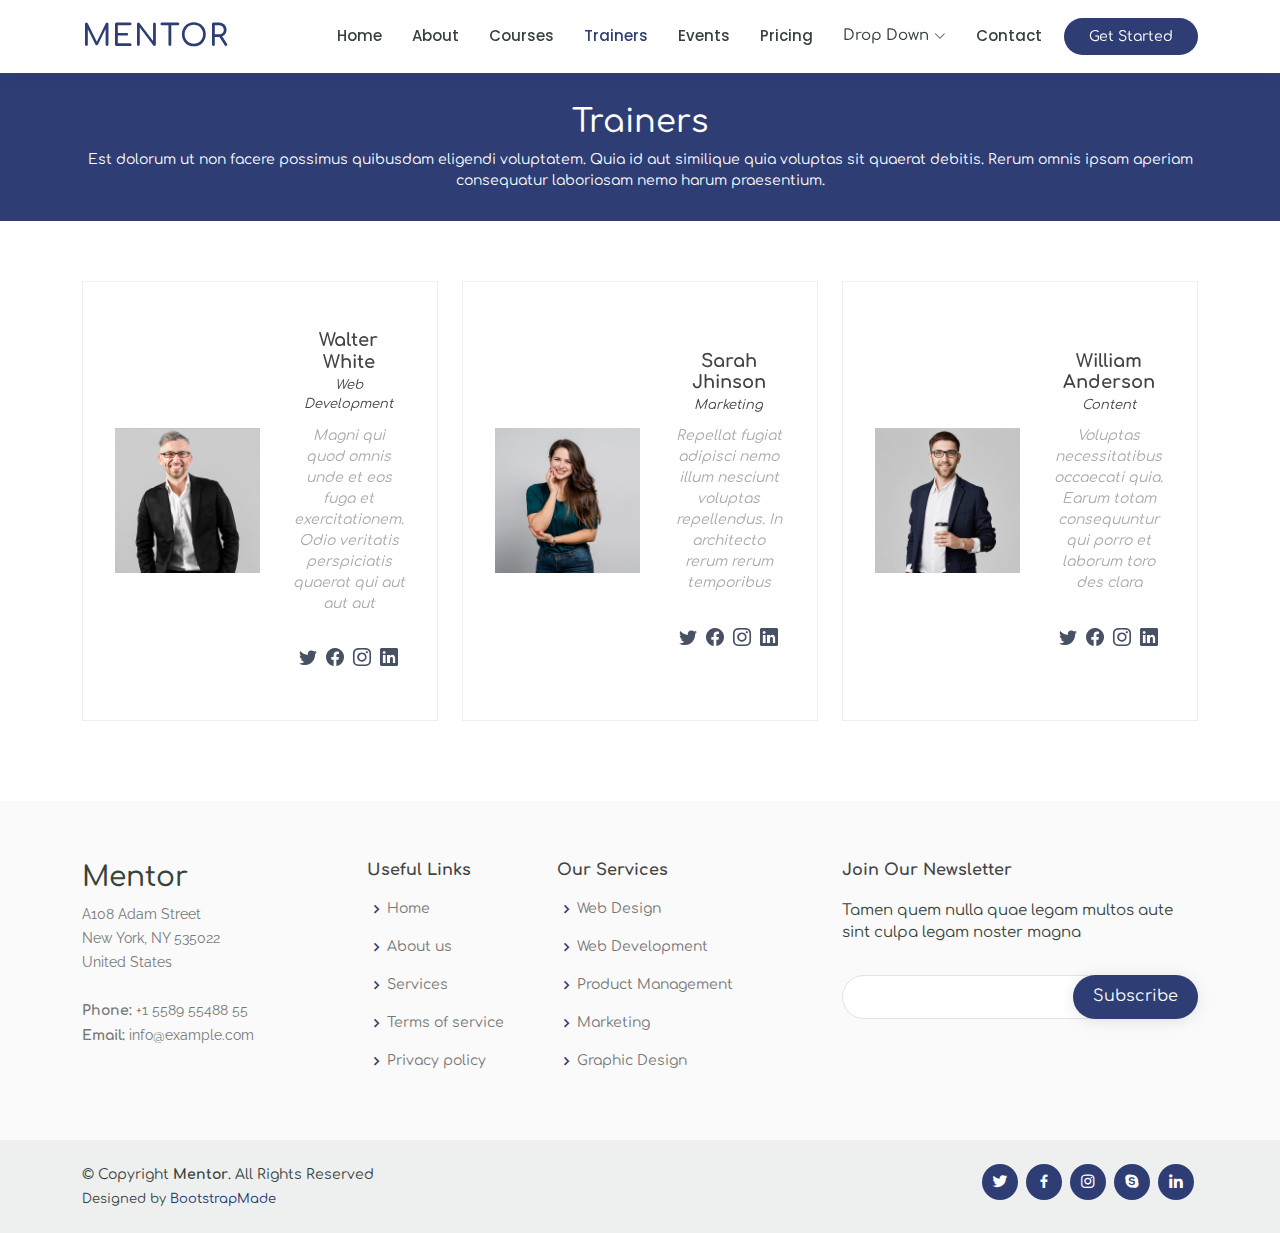
<file: Mentor/trainers.html>
<!DOCTYPE html>
<html lang="en">

<head>
  <meta charset="utf-8">
  <meta content="width=device-width, initial-scale=1.0" name="viewport">

  <title>Trainers - Mentor Bootstrap Template</title>
  <meta content="" name="description">
  <meta content="" name="keywords">

  <!-- Favicons -->
  <link href="assets/img/favicon.png" rel="icon">
  <link href="assets/img/apple-touch-icon.png" rel="apple-touch-icon">

  <!-- Google Fonts -->
  <link href="https://fonts.googleapis.com/css?family=Open+Sans:300,300i,400,400i,600,600i,700,700i|Raleway:300,300i,400,400i,500,500i,600,600i,700,700i|Poppins:300,300i,400,400i,500,500i,600,600i,700,700i" rel="stylesheet">

  <!-- Vendor CSS Files -->
  <link href="assets/vendor/animate.css/animate.min.css" rel="stylesheet">
  <link href="assets/vendor/aos/aos.css" rel="stylesheet">
  <link href="assets/vendor/bootstrap/css/bootstrap.min.css" rel="stylesheet">
  <link href="assets/vendor/bootstrap-icons/bootstrap-icons.css" rel="stylesheet">
  <link href="assets/vendor/boxicons/css/boxicons.min.css" rel="stylesheet">
  <link href="assets/vendor/remixicon/remixicon.css" rel="stylesheet">
  <link href="assets/vendor/swiper/swiper-bundle.min.css" rel="stylesheet">

  <!-- Template Main CSS File -->
  <link href="assets/css/style.css" rel="stylesheet">

  <!-- =======================================================
  * Template Name: Mentor
  * Updated: Sep 18 2023 with Bootstrap v5.3.2
  * Template URL: https://bootstrapmade.com/mentor-free-education-bootstrap-theme/
  * Author: BootstrapMade.com
  * License: https://bootstrapmade.com/license/
  ======================================================== -->
</head>

<body>

  <!-- ======= Header ======= -->
  <header id="header" class="fixed-top">
    <div class="container d-flex align-items-center">

      <h1 class="logo me-auto"><a href="index.html">Mentor</a></h1>
      <!-- Uncomment below if you prefer to use an image logo -->
      <!-- <a href="index.html" class="logo me-auto"><img src="assets/img/logo.png" alt="" class="img-fluid"></a>-->

      <nav id="navbar" class="navbar order-last order-lg-0">
        <ul>
          <li><a href="index.html">Home</a></li>
          <li><a href="about.html">About</a></li>
          <li><a href="courses.html">Courses</a></li>
          <li><a class="active" href="trainers.html">Trainers</a></li>
          <li><a href="events.html">Events</a></li>
          <li><a href="pricing.html">Pricing</a></li>

          <li class="dropdown"><a href="#"><span>Drop Down</span> <i class="bi bi-chevron-down"></i></a>
            <ul>
              <li><a href="#">Drop Down 1</a></li>
              <li class="dropdown"><a href="#"><span>Deep Drop Down</span> <i class="bi bi-chevron-right"></i></a>
                <ul>
                  <li><a href="#">Deep Drop Down 1</a></li>
                  <li><a href="#">Deep Drop Down 2</a></li>
                  <li><a href="#">Deep Drop Down 3</a></li>
                  <li><a href="#">Deep Drop Down 4</a></li>
                  <li><a href="#">Deep Drop Down 5</a></li>
                </ul>
              </li>
              <li><a href="#">Drop Down 2</a></li>
              <li><a href="#">Drop Down 3</a></li>
              <li><a href="#">Drop Down 4</a></li>
            </ul>
          </li>
          <li><a href="contact.html">Contact</a></li>
        </ul>
        <i class="bi bi-list mobile-nav-toggle"></i>
      </nav><!-- .navbar -->

      <a href="courses.html" class="get-started-btn">Get Started</a>

    </div>
  </header><!-- End Header -->

  <main id="main" data-aos="fade-in">

    <!-- ======= Breadcrumbs ======= -->
    <div class="breadcrumbs">
      <div class="container">
        <h2>Trainers</h2>
        <p>Est dolorum ut non facere possimus quibusdam eligendi voluptatem. Quia id aut similique quia voluptas sit quaerat debitis. Rerum omnis ipsam aperiam consequatur laboriosam nemo harum praesentium. </p>
      </div>
    </div><!-- End Breadcrumbs -->

    <!-- ======= Trainers Section ======= -->
    <section id="trainers" class="trainers">
      <div class="container" data-aos="fade-up">

        <div class="row" data-aos="zoom-in" data-aos-delay="100">
          <div class="col-lg-4 col-md-6 d-flex align-items-stretch">
            <div class="member">
              <img src="assets/img/trainers/trainer-1.jpg" class="img-fluid" alt="">
              <div class="member-content">
                <h4>Walter White</h4>
                <span>Web Development</span>
                <p>
                  Magni qui quod omnis unde et eos fuga et exercitationem. Odio veritatis perspiciatis quaerat qui aut aut aut
                </p>
                <div class="social">
                  <a href=""><i class="bi bi-twitter"></i></a>
                  <a href=""><i class="bi bi-facebook"></i></a>
                  <a href=""><i class="bi bi-instagram"></i></a>
                  <a href=""><i class="bi bi-linkedin"></i></a>
                </div>
              </div>
            </div>
          </div>

          <div class="col-lg-4 col-md-6 d-flex align-items-stretch">
            <div class="member">
              <img src="assets/img/trainers/trainer-2.jpg" class="img-fluid" alt="">
              <div class="member-content">
                <h4>Sarah Jhinson</h4>
                <span>Marketing</span>
                <p>
                  Repellat fugiat adipisci nemo illum nesciunt voluptas repellendus. In architecto rerum rerum temporibus
                </p>
                <div class="social">
                  <a href=""><i class="bi bi-twitter"></i></a>
                  <a href=""><i class="bi bi-facebook"></i></a>
                  <a href=""><i class="bi bi-instagram"></i></a>
                  <a href=""><i class="bi bi-linkedin"></i></a>
                </div>
              </div>
            </div>
          </div>

          <div class="col-lg-4 col-md-6 d-flex align-items-stretch">
            <div class="member">
              <img src="assets/img/trainers/trainer-3.jpg" class="img-fluid" alt="">
              <div class="member-content">
                <h4>William Anderson</h4>
                <span>Content</span>
                <p>
                  Voluptas necessitatibus occaecati quia. Earum totam consequuntur qui porro et laborum toro des clara
                </p>
                <div class="social">
                  <a href=""><i class="bi bi-twitter"></i></a>
                  <a href=""><i class="bi bi-facebook"></i></a>
                  <a href=""><i class="bi bi-instagram"></i></a>
                  <a href=""><i class="bi bi-linkedin"></i></a>
                </div>
              </div>
            </div>
          </div>

        </div>

      </div>
    </section><!-- End Trainers Section -->

  </main><!-- End #main -->

  <!-- ======= Footer ======= -->
  <footer id="footer">

    <div class="footer-top">
      <div class="container">
        <div class="row">

          <div class="col-lg-3 col-md-6 footer-contact">
            <h3>Mentor</h3>
            <p>
              A108 Adam Street <br>
              New York, NY 535022<br>
              United States <br><br>
              <strong>Phone:</strong> +1 5589 55488 55<br>
              <strong>Email:</strong> info@example.com<br>
            </p>
          </div>

          <div class="col-lg-2 col-md-6 footer-links">
            <h4>Useful Links</h4>
            <ul>
              <li><i class="bx bx-chevron-right"></i> <a href="#">Home</a></li>
              <li><i class="bx bx-chevron-right"></i> <a href="#">About us</a></li>
              <li><i class="bx bx-chevron-right"></i> <a href="#">Services</a></li>
              <li><i class="bx bx-chevron-right"></i> <a href="#">Terms of service</a></li>
              <li><i class="bx bx-chevron-right"></i> <a href="#">Privacy policy</a></li>
            </ul>
          </div>

          <div class="col-lg-3 col-md-6 footer-links">
            <h4>Our Services</h4>
            <ul>
              <li><i class="bx bx-chevron-right"></i> <a href="#">Web Design</a></li>
              <li><i class="bx bx-chevron-right"></i> <a href="#">Web Development</a></li>
              <li><i class="bx bx-chevron-right"></i> <a href="#">Product Management</a></li>
              <li><i class="bx bx-chevron-right"></i> <a href="#">Marketing</a></li>
              <li><i class="bx bx-chevron-right"></i> <a href="#">Graphic Design</a></li>
            </ul>
          </div>

          <div class="col-lg-4 col-md-6 footer-newsletter">
            <h4>Join Our Newsletter</h4>
            <p>Tamen quem nulla quae legam multos aute sint culpa legam noster magna</p>
            <form action="" method="post">
              <input type="email" name="email"><input type="submit" value="Subscribe">
            </form>
          </div>

        </div>
      </div>
    </div>

    <div class="container d-md-flex py-4">

      <div class="me-md-auto text-center text-md-start">
        <div class="copyright">
          &copy; Copyright <strong><span>Mentor</span></strong>. All Rights Reserved
        </div>
        <div class="credits">
          <!-- All the links in the footer should remain intact. -->
          <!-- You can delete the links only if you purchased the pro version. -->
          <!-- Licensing information: https://bootstrapmade.com/license/ -->
          <!-- Purchase the pro version with working PHP/AJAX contact form: https://bootstrapmade.com/mentor-free-education-bootstrap-theme/ -->
          Designed by <a href="https://bootstrapmade.com/">BootstrapMade</a>
        </div>
      </div>
      <div class="social-links text-center text-md-right pt-3 pt-md-0">
        <a href="#" class="twitter"><i class="bx bxl-twitter"></i></a>
        <a href="#" class="facebook"><i class="bx bxl-facebook"></i></a>
        <a href="#" class="instagram"><i class="bx bxl-instagram"></i></a>
        <a href="#" class="google-plus"><i class="bx bxl-skype"></i></a>
        <a href="#" class="linkedin"><i class="bx bxl-linkedin"></i></a>
      </div>
    </div>
  </footer><!-- End Footer -->

  <div id="preloader"></div>
  <a href="#" class="back-to-top d-flex align-items-center justify-content-center"><i class="bi bi-arrow-up-short"></i></a>

  <!-- Vendor JS Files -->
  <script src="assets/vendor/purecounter/purecounter_vanilla.js"></script>
  <script src="assets/vendor/aos/aos.js"></script>
  <script src="assets/vendor/bootstrap/js/bootstrap.bundle.min.js"></script>
  <script src="assets/vendor/swiper/swiper-bundle.min.js"></script>
  <script src="assets/vendor/php-email-form/validate.js"></script>

  <!-- Template Main JS File -->
  <script src="assets/js/main.js"></script>

</body>

</html>
</file>
<file: assets/css/style.css>
@font-face {
  font-family: comfortaa;
  src: url(../fonts/comfortaa.ttf);
}

* {
  font-family: 'comfortaa', sans-serif;
}
body {
  font-family: "Open Sans", sans-serif;
  color: #444444;
}

a {
  color: #2E3D74;
  text-decoration: none;
}

a:hover {
  color: #20356C;
  text-decoration: none;
}

.back-to-top {
  position: fixed;
  visibility: hidden;
  opacity: 0;
  right: 15px;
  bottom: 15px;
  z-index: 996;
  background: #2E3D74;
  width: 40px;
  height: 40px;
  border-radius: 50px;
  transition: all 0.4s;
}

.back-to-top i {
  font-size: 28px;
  color: #fff;
  line-height: 0;
}

.back-to-top:hover {
  background: #7eacd8;
  color: #fff;
}

.back-to-top.active {
  visibility: visible;
  opacity: 1;
}
.m-0{
  margin: 0;
}

/*--------------------------------------------------------------
# Preloader
--------------------------------------------------------------*/
#preloader {
  position: fixed;
  top: 0;
  left: 0;
  right: 0;
  bottom: 0;
  z-index: 9999;
  overflow: hidden;
  background: #fff;
}

#preloader:before {
  content: "";
  position: fixed;
  top: calc(50% - 30px);
  left: calc(50% - 30px);
  border: 6px solid #2E3D74;
  border-top-color: #fff;
  border-bottom-color: #fff;
  border-radius: 50%;
  width: 60px;
  height: 60px;
  animation: animate-preloader 1s linear infinite;
}

@keyframes animate-preloader {
  0% {
    transform: rotate(0deg);
  }

  100% {
    transform: rotate(360deg);
  }
}

/*--------------------------------------------------------------
# Disable aos animation delay on mobile devices
--------------------------------------------------------------*/
@media screen and (max-width: 768px) {
  [data-aos-delay] {
    transition-delay: 0 !important;
  }
}

/*--------------------------------------------------------------
# Header
--------------------------------------------------------------*/
#header {
  background: #fff;
  transition: all 0.5s;
  z-index: 997;
  padding: 15px 0;
  box-shadow: 0px 0 18px rgba(55, 66, 59, 0.08);
}

#header .logo {
  font-size: 30px;
  margin: 0;
  padding: 0;
  line-height: 1;
  font-weight: 600;
  letter-spacing: 1px;
  text-transform: uppercase;
  font-family: "Poppins", sans-serif;
}

#header .logo a {
  color: #2E3D74;
}

#header .logo img {
  max-height: 40px;
}

/**
* Get Startet Button 
*/
.get-started-btn {
  margin-left: 22px;
  background: #2E3D74;
  color: #fff;
  border-radius: 50px;
  padding: 8px 25px;
  white-space: nowrap;
  transition: 0.3s;
  font-size: 14px;
  display: inline-block;
}

.get-started-btn:hover {
  background: #20356C;
  color: #fff;
}

@media (max-width: 768px) {
  .get-started-btn {
    margin: 0 15px 0 0;
    padding: 6px 18px;
  }
}

/*--------------------------------------------------------------
# Navigation Menu
--------------------------------------------------------------*/
/**
* Desktop Navigation 
*/
.navbar {
  padding: 0;
}

.navbar ul {
  margin: 0;
  padding: 0;
  display: flex;
  list-style: none;
  align-items: center;
}

.navbar li {
  position: relative;
}

.navbar a,
.navbar a:focus {
  display: flex;
  align-items: center;
  justify-content: space-between;
  padding: 10px 0 10px 30px;
  font-family: "Poppins", sans-serif;
  font-size: 15px;
  font-weight: 500;
  color: #37423b;
  white-space: nowrap;
  transition: 0.3s;
}

.navbar a i,
.navbar a:focus i {
  font-size: 12px;
  line-height: 0;
  margin-left: 5px;
}

.navbar a:hover,
.navbar .active,
.navbar .active:focus,
.navbar li:hover>a {
  color: #2E3D74;
}

.navbar .dropdown ul {
  display: block;
  position: absolute;
  left: 30px;
  top: calc(100% + 30px);
  margin: 0;
  padding: 10px 0;
  z-index: 99;
  opacity: 0;
  visibility: hidden;
  background: #fff;
  box-shadow: 0px 0px 30px rgba(127, 137, 161, 0.25);
  transition: 0.3s;
  border-radius: 4px;
}

.navbar .dropdown ul li {
  min-width: 200px;
}

.navbar .dropdown ul a {
  padding: 10px 20px;
  font-size: 14px;
  text-transform: none;
  font-weight: 500;
}

.navbar .dropdown ul a i {
  font-size: 12px;
}

.navbar .dropdown ul a:hover,
.navbar .dropdown ul .active:hover,
.navbar .dropdown ul li:hover>a {
  color: #2E3D74;
}

.navbar .dropdown:hover>ul {
  opacity: 1;
  top: 100%;
  visibility: visible;
}

.navbar .dropdown .dropdown ul {
  top: 0;
  left: calc(100% - 30px);
  visibility: hidden;
}

.navbar .dropdown .dropdown:hover>ul {
  opacity: 1;
  top: 0;
  left: 100%;
  visibility: visible;
}

@media (max-width: 1366px) {
  .navbar .dropdown .dropdown ul {
    left: -90%;
  }

  .navbar .dropdown .dropdown:hover>ul {
    left: -100%;
  }
}

/**
* Mobile Navigation 
*/
.mobile-nav-toggle {
  color: #37423b;
  font-size: 28px;
  cursor: pointer;
  display: none;
  line-height: 0;
  transition: 0.5s;
}

.mobile-nav-toggle.bi-x {
  color: #fff;
}


@media (max-width: 991px) {
  .mobile-nav-toggle {
    display: block;
  }

  .navbar ul {
    display: none;
  }
}


.navbar-mobile {
  position: fixed;
  overflow: hidden;
  top: 0;
  right: 0;
  left: 0;
  bottom: 0;
  background: rgba(32, 38, 34, 0.9);
  transition: 0.3s;
  z-index: 999;
}

.navbar-mobile .mobile-nav-toggle {
  position: absolute;
  top: 15px;
  right: 15px;
}

.navbar-mobile ul {
  display: block;
  position: absolute;
  top: 55px;
  right: 15px;
  bottom: 15px;
  left: 15px;
  padding: 10px 0;
  border-radius: 6px;
  background-color: #fff;
  overflow-y: auto;
  transition: 0.3s;
}

.navbar-mobile a,
.navbar-mobile a:focus {
  padding: 10px 20px;
  font-size: 15px;
  color: #37423b;
}

.navbar-mobile a:hover,
.navbar-mobile .active,
.navbar-mobile li:hover>a {
  color: #2E3D74;
}

.navbar-mobile .getstarted,
.navbar-mobile .getstarted:focus {
  margin: 15px;
}

.navbar-mobile .dropdown ul {
  position: static;
  display: none;
  margin: 10px 20px;
  padding: 10px 0;
  z-index: 99;
  opacity: 1;
  visibility: visible;
  background: #fff;
  box-shadow: 0px 0px 30px rgba(127, 137, 161, 0.25);
}

.navbar-mobile .dropdown ul li {
  min-width: 200px;
}

.navbar-mobile .dropdown ul a {
  padding: 10px 20px;
}

.navbar-mobile .dropdown ul a i {
  font-size: 12px;
}

.navbar-mobile .dropdown ul a:hover,
.navbar-mobile .dropdown ul .active:hover,
.navbar-mobile .dropdown ul li:hover>a {
  color: #2E3D74;
}

.navbar-mobile .dropdown>.dropdown-active {
  display: block;
}

/*--------------------------------------------------------------
# Hero Section
--------------------------------------------------------------*/
#hero {
  width: 100%;
  height: 80vh;
  background: url("../img/unsplash.jpg") top center;
  background-size: cover;
  position: relative;
}

#hero:before {
  content: "";
  background: rgba(0, 0, 0, 0.4);
  position: absolute;
  bottom: 0;
  top: 0;
  left: 0;
  right: 0;
  filter: drop-shadow(0 0 0 rgba(0 0 0 / 0.7));
}

#hero .container {
  padding-top: 72px;
}

@media (max-width: 992px) {
  #hero .container {
    padding-top: 62px;
  }
}

#hero h1 {
  margin: 0;
  font-size: 48px;
  font-weight: 700;
  line-height: 56px;
  color: #fff;
  font-family: "Poppins", sans-serif;
}

#hero h2 {
  color: #eee;
  margin: 10px 0 0 0;
  font-size: 24px;
}

#hero .btn-get-started {
  font-family: "Raleway", sans-serif;
  font-weight: 500;
  font-size: 15px;
  letter-spacing: 1px;
  display: inline-block;
  padding: 10px 35px;
  border-radius: 50px;
  transition: 0.5s;
  margin-top: 30px;
  border: 2px solid #fff;
  color: #fff;
}

#hero .btn-get-started:hover {
  /* background: #5fcf80;
  border: 2px solid #5fcf80; */
  background: #20356C;
  border: 2px solid #2E3D74;
}

@media (min-width: 1024px) {
  #hero {
    background-attachment: fixed;
  }
}

@media (max-width: 768px) {
  #hero {
    height: 100vh;
  }

  #hero h1 {
    font-size: 28px;
    line-height: 36px;
  }

  #hero h2 {
    font-size: 18px;
    line-height: 24px;
  }
}

/*--------------------------------------------------------------
# Sections General
--------------------------------------------------------------*/
section:nth-child(2n) {
  background-color: #f6f7f6;
}

section {
  padding: 60px 0;
  overflow: hidden;
}

.section-bg {
  background-color: #FFFFFF  !important;
}

.section-title {
  padding-bottom: 40px;
}

.section-title h2 {
  font-size: 14px;
  font-weight: 500;
  padding: 0;
  line-height: 1px;
  margin: 0 0 5px 0;
  letter-spacing: 2px;
  text-transform: uppercase;
  color: #aaaaaa;
  font-family: "Poppins", sans-serif;
}

.section-title h2::after {
  content: "";
  width: 120px;
  height: 1px;
  display: inline-block;
  background: #20356C;
  margin: 4px 10px;
}

.section-title p {
  margin: 0;
  margin: 0;
  font-size: 36px;
  font-weight: 700;
  text-transform: uppercase;
  font-family: "Poppins", sans-serif;
  color: #37423b;
}

.breadcrumbs.contact-us {
  margin: 4rem 0;
}
.breadcrumbs {
  margin-top: 73px;
  text-align: center;
  background: #2E3D74;
  padding: 30px 0;
  color: #fff;
}

@media (max-width: 992px) {
  .breadcrumbs {
    margin-top: 63px;
  }
}

.breadcrumbs h2 {
  font-size: 32px;
  font-weight: 500;
}

.breadcrumbs p {
  font-size: 14px;
  margin-bottom: 0;
}

/*--------------------------------------------------------------
# About
--------------------------------------------------------------*/
.about .content h3 {
  font-weight: 600;
  font-size: 26px;
}

.about .content ul {
  list-style: none;
  padding: 0;
}

.about .content ul li {
  padding-bottom: 10px;
}

.about .content ul i {
  font-size: 20px;
  padding-right: 4px;
  color: #2E3D74;
}

.about .content .learn-more-btn {
  background: #2E3D74;
  color: #fff;
  border-radius: 50px;
  padding: 8px 25px 9px 25px;
  white-space: nowrap;
  transition: 0.3s;
  font-size: 14px;
  display: inline-block;
}

.about .content .learn-more-btn:hover {
  background: #20356C;
  color: #fff;
}

@media (max-width: 768px) {
  .about .content .learn-more-btn {
    margin: 0 48px 0 0;
    padding: 6px 18px;
  }
}

/*--------------------------------------------------------------
# Counts
--------------------------------------------------------------*/
.counts {
  padding: 30px 0;
}

.counts .counters span {
  font-size: 48px;
  display: block;
  color: #2E3D74;
  font-weight: 700;
}

.counts .counters p {
  padding: 0;
  margin: 0 0 20px 0;
  font-family: "Raleway", sans-serif;
  font-size: 15px;
  font-weight: 600;
  color: #37423b;
}

/*--------------------------------------------------------------
# Why Us
--------------------------------------------------------------*/
.why-us .content {
  padding: 30px;
  background: #2E3D74;
  border-radius: 4px;
  color: #fff;
}

.why-us .content h3 {
  font-weight: 700;
  font-size: 34px;
  margin-bottom: 30px;
}

.why-us .content p {
  margin-bottom: 30px;
}

.why-us .content .more-btn {
  display: inline-block;
  background: rgba(255, 255, 255, 0.2);
  padding: 6px 30px 8px 30px;
  color: #fff;
  border-radius: 50px;
  transition: all ease-in-out 0.4s;
}

.why-us .content .more-btn i {
  font-size: 14px;
}

.why-us .content .more-btn:hover {
  color: #2E3D74;
  background: #fff;
}

.why-us .icon-boxes .icon-box {
  text-align: center;
  background: #fff;
  padding: 40px 30px;
  width: 100%;
  border: 1px solid #eef0ef;
}

.why-us .icon-boxes .icon-box i {
  font-size: 32px;
  padding: 18px;
  color: #2E3D74;
  margin-bottom: 30px;
  background: #ecf0f9;
  border-radius: 50px;
}

.why-us .icon-boxes .icon-box h4 {
  font-size: 20px;
  font-weight: 700;
  margin: 0 0 30px 0;
}

.why-us .icon-boxes .icon-box p {
  font-size: 15px;
  color: #848484;
}

/*--------------------------------------------------------------
# Features
--------------------------------------------------------------*/
.features {
  padding-top: 0px;
}

.features .icon-box {
  display: flex;
  align-items: center;
  padding: 20px;
  transition: 0.3s;
  border: 1px solid #eef0ef;
}

.features .icon-box i {
  font-size: 32px;
  padding-right: 10px;
  line-height: 1;
}

.features .icon-box h3 {
  font-weight: 700;
  margin: 0;
  padding: 0;
  line-height: 1;
  font-size: 16px;
}

.features .icon-box h3 a {
  color: #37423b;
  transition: 0.3s;
}

.features .icon-box:hover {
  border-color: #2E3D74;
}

.features .icon-box:hover h3 a {
  color: #2E3D74;
}

/*--------------------------------------------------------------
# Courses
--------------------------------------------------------------*/
.courses .course-item {
  border-radius: 5px;
  border: 1px solid #eef0ef;
}

.courses .course-content {
  padding: 15px;
}

.courses .course-content h3 {
  font-weight: 700;
  font-size: 20px;
}

.courses .course-content h3 a {
  color: #37423b;
  transition: 0.3s;
}

.courses .course-content h3 a:hover {
  color: #2E3D74;
}

.courses .course-content p {
  font-size: 14px;
  color: #777777;
}

.courses .course-content h4 {
  font-size: 14px;
  background: #2E3D74;
  padding: 7px 14px;
  color: #fff;
  margin: 0;
}

.courses .course-content .price {
  margin: 0;
  font-weight: 700;
  font-size: 18px;
  color: #485064;
}

.courses .trainer {
  padding-top: 15px;
  border-top: 1px solid #eef0ef;
}

.courses .trainer .trainer-profile img {
  max-width: 50px;
  border-radius: 50px;
}

.courses .trainer .trainer-profile span {
  padding-left: 10px;
  font-weight: 600;
  font-size: 16px;
  color: #485064;
}

.courses .trainer .trainer-rank {
  font-size: 18px;
  color: #485064;
}

/*--------------------------------------------------------------
# Trainers
--------------------------------------------------------------*/
.trainers .member {
  text-align: center;
  margin-bottom: 20px;
  background: #fff;
  border: 1px solid #eef0ef;
  display: flex;
  flex-direction: column;
  padding: 2rem;
  column-gap: 2rem;
}

.trainers .member .member-content {
  display: flex;
  flex-direction: column;
  justify-content: center;
  padding: 1rem 0;
}
@media (min-width: 991px) {
  .trainers .member {
    flex-direction: row;
  }
  .trainers .member img {
    max-width: 50%!important;
    margin-bottom: 0rem!important;
  }
}


.trainers .member img {
    max-width: 100%;
    object-fit: contain;
    aspect-ratio: 1;
}
.trainers .member h4 {
  font-weight: 700;
  margin-bottom: 2px;
  font-size: 18px;
}

.trainers .member span {
  font-style: italic;
  display: block;
  font-size: 13px;
}

.trainers .member p {
  padding-top: 10px;
  font-size: 14px;
  font-style: italic;
  color: #aaaaaa;
}

.trainers .member .social {
  margin-top: 15px;
}

.trainers .member .social a {
  color: #485064;
  transition: 0.3s;
}

.trainers .member .social a:hover {
  color: #2E3D74;
}

.trainers .member .social i {
  font-size: 18px;
  margin: 0 2px;
}

/*--------------------------------------------------------------
# Testimonials
--------------------------------------------------------------*/
.testimonials .testimonial-wrap {
  padding-left: 50px;
}

.testimonials .testimonials-carousel,
.testimonials .testimonials-slider {
  overflow: hidden;
}

.testimonials .testimonial-item {
  box-sizing: content-box;
  padding: 30px 30px 30px 60px;
  margin: 30px 15px;
  min-height: 200px;
  border: 1px solid #eef0ef;
  position: relative;
  background: #fff;
}

.testimonials .testimonial-item .testimonial-img {
  width: 90px;
  border-radius: 10px;
  border: 6px solid #fff;
  position: absolute;
  left: -45px;
}

.testimonials .testimonial-item h3 {
  font-size: 18px;
  font-weight: bold;
  margin: 10px 0 5px 0;
  color: #111;
}

.testimonials .testimonial-item h4 {
  font-size: 14px;
  color: #999;
  margin: 0;
}

.testimonials .testimonial-item .quote-icon-left,
.testimonials .testimonial-item .quote-icon-right {
  color: #485064;
  font-size: 26px;
}

.testimonials .testimonial-item .quote-icon-left {
  display: inline-block;
  left: -5px;
  position: relative;
}

.testimonials .testimonial-item .quote-icon-right {
  display: inline-block;
  right: -5px;
  position: relative;
  top: 10px;
}

.testimonials .testimonial-item p {
  font-style: italic;
  margin: 15px auto 15px auto;
}

.testimonials .swiper-pagination {
  margin-top: 20px;
  position: relative;
}

.testimonials .swiper-pagination .swiper-pagination-bullet {
  width: 12px;
  height: 12px;
  background-color: #fff;
  opacity: 1;
  border: 1px solid #2E3D74;
}

.testimonials .swiper-pagination .swiper-pagination-bullet-active {
  background-color: #2E3D74;
}

@media (max-width: 767px) {
  .testimonials .testimonial-wrap {
    padding-left: 0;
  }

  .testimonials .testimonials-carousel,
  .testimonials .testimonials-slider {
    overflow: hidden;
  }

  .testimonials .testimonial-item {
    padding: 30px;
    margin: 15px;
  }

  .testimonials .testimonial-item .testimonial-img {
    position: static;
    left: auto;
  }
}

/*--------------------------------------------------------------
# Cource Details
--------------------------------------------------------------*/
.course-details h3 {
  font-size: 24px;
  margin: 30px 0 15px 0;
  font-weight: 700;
  position: relative;
  padding-bottom: 10px;
}

.course-details h3:before {
  content: "";
  position: absolute;
  display: block;
  width: 100%;
  height: 1px;
  background: #eef0ef;
  bottom: 0;
  left: 0;
}

.course-details h3:after {
  content: "";
  position: absolute;
  display: block;
  width: 60px;
  height: 1px;
  background: #2E3D74;
  bottom: 0;
  left: 0;
}

.course-details .course-info {
  background: #f6f7f6;
  padding: 10px 15px;
  margin-bottom: 15px;
}

.course-details .course-info h5 {
  font-weight: 400;
  font-size: 16px;
  margin: 0;
  font-family: "Poppins", sans-serif;
}

.course-details .course-info p {
  margin: 0;
  font-weight: 600;
}

.course-details .course-info a {
  color: #657a6d;
}

/*--------------------------------------------------------------
# Cource Details Tabs
--------------------------------------------------------------*/
.cource-details-tabs {
  overflow: hidden;
  padding-top: 0;
}

.cource-details-tabs .nav-tabs {
  border: 0;
}

.cource-details-tabs .nav-link {
  border: 0;
  padding: 12px 15px 12px 0;
  transition: 0.3s;
  color: #37423b;
  border-radius: 0;
  border-right: 2px solid #e2e7e4;
  font-weight: 600;
  font-size: 15px;
}

.cource-details-tabs .nav-link:hover {
  color: #2E3D74;
}

.cource-details-tabs .nav-link.active {
  color: #2E3D74;
  border-color: #2E3D74;
}

.cource-details-tabs .tab-pane.active {
  animation: fadeIn 0.5s ease-out;
}

.cource-details-tabs .details h3 {
  font-size: 26px;
  font-weight: 600;
  margin-bottom: 20px;
  color: #37423b;
}

.cource-details-tabs .details p {
  color: #777777;
}

.cource-details-tabs .details p:last-child {
  margin-bottom: 0;
}

@media (max-width: 992px) {
  .cource-details-tabs .nav-link {
    border: 0;
    padding: 15px;
  }

  .cource-details-tabs .nav-link.active {
    color: #fff;
    background: #2E3D74;
  }
}

/*--------------------------------------------------------------
# Events
--------------------------------------------------------------*/
.events .card {
  border: 0;
  padding: 0 30px;
  margin-bottom: 60px;
  position: relative;
}

.events .card-img {
  width: calc(100% + 60px);
  margin-left: -30px;
  overflow: hidden;
  z-index: 9;
  border-radius: 0;
}

.events .card-img img {
  max-width: 100%;
  transition: all 0.3s ease-in-out;
}

.events .card-body {
  z-index: 10;
  background: #fff;
  border-top: 4px solid #fff;
  padding: 30px;
  box-shadow: 0px 2px 15px rgba(0, 0, 0, 0.1);
  margin-top: -60px;
  transition: 0.3s;
}

.events .card-title {
  font-weight: 700;
  text-align: center;
  margin-bottom: 20px;
}

.events .card-title a {
  color: #37423b;
  transition: 0.3s;
}

.events .card-text {
  color: #5e5e5e;
}

.events .read-more a {
  color: #777777;
  text-transform: uppercase;
  font-weight: 600;
  font-size: 12px;
  transition: 0.3s;
}

.events .read-more a:hover {
  color: #2E3D74;
}

.events .card:hover img {
  transform: scale(1.1);
}

.events .card:hover .card-body {
  border-color: #2E3D74;
}

.events .card:hover .card-body .card-title a {
  color: #2E3D74;
}

/*--------------------------------------------------------------
# Pricing
--------------------------------------------------------------*/
.pricing .box {
  padding: 20px;
  background: #fff;
  text-align: center;
  border: 1px solid #eef0ef;
  border-radius: 0;
  position: relative;
  overflow: hidden;
}

.pricing h3 {
  font-weight: 400;
  margin: -20px -20px 20px -20px;
  padding: 20px 15px;
  font-size: 16px;
  font-weight: 600;
  color: #777777;
  background: #f8f8f8;
}

.pricing h4 {
  font-size: 36px;
  color: #2E3D74;
  font-weight: 600;
  font-family: "Poppins", sans-serif;
  margin-bottom: 20px;
}

.pricing h4 sup {
  font-size: 20px;
  top: -15px;
  left: -3px;
}

.pricing h4 span {
  color: #bababa;
  font-size: 16px;
  font-weight: 300;
}

.pricing ul {
  padding: 0;
  list-style: none;
  color: #444444;
  text-align: center;
  line-height: 20px;
  font-size: 14px;
}

.pricing ul li {
  padding-bottom: 16px;
}

.pricing ul i {
  color: #2E3D74;
  font-size: 18px;
  padding-right: 4px;
}

.pricing ul .na {
  color: #ccc;
  text-decoration: line-through;
}

.pricing .btn-wrap {
  margin: 20px -20px -20px -20px;
  padding: 20px 15px;
  background: #f8f8f8;
  text-align: center;
}

.pricing .btn-buy {
  background: #2E3D74;
  display: inline-block;
  padding: 8px 35px;
  border-radius: 50px;
  color: #fff;
  transition: none;
  font-size: 14px;
  font-weight: 400;
  font-family: "Raleway", sans-serif;
  font-weight: 600;
  transition: 0.3s;
}

.pricing .btn-buy:hover {
  background: #20356C;
}

.pricing .featured h3 {
  color: #fff;
  background: #2E3D74;
}

.pricing .advanced {
  width: 200px;
  position: absolute;
  top: 18px;
  right: -68px;
  transform: rotate(45deg);
  z-index: 1;
  font-size: 14px;
  padding: 1px 0 3px 0;
  background: #2E3D74;
  color: #fff;
}

/*--------------------------------------------------------------
# Contact
--------------------------------------------------------------*/
.contact {
  padding-top: 5px;
}

.contact .info {
  width: 100%;
  background: #fff;
}

.contact .info i {
  font-size: 20px;
  color: #2E3D74;
  float: left;
  width: 44px;
  height: 44px;
  background: #ecf9f0;
  display: flex;
  justify-content: center;
  align-items: center;
  border-radius: 50px;
  transition: all 0.3s ease-in-out;
}

.contact .info h4 {
  padding: 0 0 0 60px;
  font-size: 22px;
  font-weight: 600;
  margin-bottom: 5px;
  color: #37423b;
}

.contact .info p {
  padding: 0 0 0 60px;
  margin-bottom: 0;
  font-size: 14px;
  color: #657a6d;
}

.contact .info .email,
.contact .info .phone {
  margin-top: 40px;
}

.contact .info .email:hover i,
.contact .info .address:hover i,
.contact .info .phone:hover i {
  background: #2E3D74;
  color: #fff;
}

.contact .php-email-form {
  width: 100%;
  background: #fff;
}

.contact .php-email-form .form-group {
  padding-bottom: 8px;
}

.contact .php-email-form .error-message {
  display: none;
  color: #fff;
  background: #ed3c0d;
  text-align: left;
  padding: 15px;
  font-weight: 600;
}

.contact .php-email-form .error-message br+br {
  margin-top: 25px;
}

.contact .php-email-form .sent-message {
  display: none;
  color: #fff;
  background: #20356C;
  text-align: center;
  padding: 15px;
  font-weight: 600;
}

.contact .php-email-form .loading {
  display: none;
  background: #fff;
  text-align: center;
  padding: 15px;
}

.contact .php-email-form .loading:before {
  content: "";
  display: inline-block;
  border-radius: 50%;
  width: 24px;
  height: 24px;
  margin: 0 10px -6px 0;
  border: 3px solid #20356C;
  border-top-color: #eee;
  animation: animate-loading 1s linear infinite;
}

.contact .php-email-form input,
.contact .php-email-form textarea {
  border-radius: 4px;
  box-shadow: none;
  font-size: 14px;
}

.contact .php-email-form input:focus,
.contact .php-email-form textarea:focus {
  border-color: #2E3D74;
}

.contact .php-email-form input {
  height: 44px;
}

.contact .php-email-form textarea {
  padding: 10px 12px;
}

.contact .php-email-form button[type=submit] {
  background: #2E3D74;
  border: 0;
  padding: 10px 35px;
  color: #fff;
  transition: 0.4s;
  border-radius: 50px;
}

.contact .php-email-form button[type=submit]:hover {
  background: #20356C;
}

@keyframes animate-loading {
  0% {
    transform: rotate(0deg);
  }

  100% {
    transform: rotate(360deg);
  }
}

/*--------------------------------------------------------------
# Footer
--------------------------------------------------------------*/
#footer {
  color: #37423b;
  font-size: 14px;
  background: #eef0ef;
}

#footer .footer-top {
  padding: 60px 0 30px 0;
  background: #f9faf9;
}

#footer .footer-top .footer-contact {
  margin-bottom: 30px;
}

#footer .footer-top .footer-contact h4 {
  font-size: 22px;
  margin: 0 0 30px 0;
  padding: 2px 0 2px 0;
  line-height: 1;
  font-weight: 700;
}

#footer .footer-top .footer-contact p {
  font-size: 14px;
  line-height: 24px;
  margin-bottom: 0;
  font-family: "Raleway", sans-serif;
  color: #777777;
}

#footer .footer-top h4 {
  font-size: 16px;
  font-weight: bold;
  color: #444444;
  position: relative;
  padding-bottom: 12px;
}

#footer .footer-top .footer-links {
  margin-bottom: 30px;
}

#footer .footer-top .footer-links ul {
  list-style: none;
  padding: 0;
  margin: 0;
}

#footer .footer-top .footer-links ul i {
  padding-right: 2px;
  color: #2E3D74;
  font-size: 18px;
  line-height: 1;
}

#footer .footer-top .footer-links ul li {
  padding: 10px 0;
  display: flex;
  align-items: center;
}

#footer .footer-top .footer-links ul li:first-child {
  padding-top: 0;
}

#footer .footer-top .footer-links ul a {
  color: #777777;
  transition: 0.3s;
  display: inline-block;
  line-height: 1;
}

#footer .footer-top .footer-links ul a:hover {
  text-decoration: none;
  color: #2E3D74;
}

#footer .footer-newsletter {
  font-size: 15px;
}

#footer .footer-newsletter h4 {
  font-size: 16px;
  font-weight: bold;
  color: #444444;
  position: relative;
  padding-bottom: 12px;
}

#footer .footer-newsletter form {
  margin-top: 30px;
  background: #fff;
  padding: 6px 10px;
  position: relative;
  border-radius: 50px;
  text-align: left;
  border: 1px solid #e0e5e2;
}

#footer .footer-newsletter form input[type=email] {
  border: 0;
  padding: 4px 8px;
  width: calc(100% - 100px);
}

#footer .footer-newsletter form input[type=submit] {
  position: absolute;
  top: -1px;
  right: -1px;
  bottom: -1px;
  border: 0;
  background: none;
  font-size: 16px;
  padding: 0 20px 2px 20px;
  background: #2E3D74;
  color: #fff;
  transition: 0.3s;
  border-radius: 50px;
  box-shadow: 0px 2px 15px rgba(0, 0, 0, 0.1);
}

#footer .footer-newsletter form input[type=submit]:hover {
  background: #20356C;
}

#footer .credits {
  padding-top: 5px;
  font-size: 13px;
}

#footer .credits a {
  color: #20356C;
  transition: 0.3s;
}

#footer .credits a:hover {
  color: #2E3D74;
}

#footer .social-links a {
  font-size: 18px;
  display: inline-block;
  background: #2E3D74;
  color: #fff;
  line-height: 1;
  padding: 8px 0;
  margin-right: 4px;
  border-radius: 50%;
  text-align: center;
  width: 36px;
  height: 36px;
  transition: 0.3s;
}

#footer .social-links a:hover {
  background: #20356C;
  color: #fff;
  text-decoration: none;
}
</file>
<file: Mentor/assets/css/style.css>
@font-face {
  font-family: comfortaa;
  src: url(../fonts/comfortaa.ttf);
}

* {
  font-family: 'comfortaa', sans-serif;
}
body {
  font-family: "Open Sans", sans-serif;
  color: #444444;
}

a {
  color: #2E3D74;
  text-decoration: none;
}

a:hover {
  color: #20356C;
  text-decoration: none;
}

.back-to-top {
  position: fixed;
  visibility: hidden;
  opacity: 0;
  right: 15px;
  bottom: 15px;
  z-index: 996;
  background: #2E3D74;
  width: 40px;
  height: 40px;
  border-radius: 50px;
  transition: all 0.4s;
}

.back-to-top i {
  font-size: 28px;
  color: #fff;
  line-height: 0;
}

.back-to-top:hover {
  background: #7eacd8;
  color: #fff;
}

.back-to-top.active {
  visibility: visible;
  opacity: 1;
}
.m-0{
  margin: 0;
}

/*--------------------------------------------------------------
# Preloader
--------------------------------------------------------------*/
#preloader {
  position: fixed;
  top: 0;
  left: 0;
  right: 0;
  bottom: 0;
  z-index: 9999;
  overflow: hidden;
  background: #fff;
}

#preloader:before {
  content: "";
  position: fixed;
  top: calc(50% - 30px);
  left: calc(50% - 30px);
  border: 6px solid #2E3D74;
  border-top-color: #fff;
  border-bottom-color: #fff;
  border-radius: 50%;
  width: 60px;
  height: 60px;
  animation: animate-preloader 1s linear infinite;
}

@keyframes animate-preloader {
  0% {
    transform: rotate(0deg);
  }

  100% {
    transform: rotate(360deg);
  }
}

/*--------------------------------------------------------------
# Disable aos animation delay on mobile devices
--------------------------------------------------------------*/
@media screen and (max-width: 768px) {
  [data-aos-delay] {
    transition-delay: 0 !important;
  }
}

/*--------------------------------------------------------------
# Header
--------------------------------------------------------------*/
#header {
  background: #fff;
  transition: all 0.5s;
  z-index: 997;
  padding: 15px 0;
  box-shadow: 0px 0 18px rgba(55, 66, 59, 0.08);
}

#header .logo {
  font-size: 30px;
  margin: 0;
  padding: 0;
  line-height: 1;
  font-weight: 600;
  letter-spacing: 1px;
  text-transform: uppercase;
  font-family: "Poppins", sans-serif;
}

#header .logo a {
  color: #2E3D74;
}

#header .logo img {
  max-height: 40px;
}

/**
* Get Startet Button 
*/
.get-started-btn {
  margin-left: 22px;
  background: #2E3D74;
  color: #fff;
  border-radius: 50px;
  padding: 8px 25px;
  white-space: nowrap;
  transition: 0.3s;
  font-size: 14px;
  display: inline-block;
}

.get-started-btn:hover {
  background: #20356C;
  color: #fff;
}

@media (max-width: 768px) {
  .get-started-btn {
    margin: 0 15px 0 0;
    padding: 6px 18px;
  }
}

/*--------------------------------------------------------------
# Navigation Menu
--------------------------------------------------------------*/
/**
* Desktop Navigation 
*/
.navbar {
  padding: 0;
}

.navbar ul {
  margin: 0;
  padding: 0;
  display: flex;
  list-style: none;
  align-items: center;
}

.navbar li {
  position: relative;
}

.navbar a,
.navbar a:focus {
  display: flex;
  align-items: center;
  justify-content: space-between;
  padding: 10px 0 10px 30px;
  font-family: "Poppins", sans-serif;
  font-size: 15px;
  font-weight: 500;
  color: #37423b;
  white-space: nowrap;
  transition: 0.3s;
}

.navbar a i,
.navbar a:focus i {
  font-size: 12px;
  line-height: 0;
  margin-left: 5px;
}

.navbar a:hover,
.navbar .active,
.navbar .active:focus,
.navbar li:hover>a {
  color: #2E3D74;
}

.navbar .dropdown ul {
  display: block;
  position: absolute;
  left: 30px;
  top: calc(100% + 30px);
  margin: 0;
  padding: 10px 0;
  z-index: 99;
  opacity: 0;
  visibility: hidden;
  background: #fff;
  box-shadow: 0px 0px 30px rgba(127, 137, 161, 0.25);
  transition: 0.3s;
  border-radius: 4px;
}

.navbar .dropdown ul li {
  min-width: 200px;
}

.navbar .dropdown ul a {
  padding: 10px 20px;
  font-size: 14px;
  text-transform: none;
  font-weight: 500;
}

.navbar .dropdown ul a i {
  font-size: 12px;
}

.navbar .dropdown ul a:hover,
.navbar .dropdown ul .active:hover,
.navbar .dropdown ul li:hover>a {
  color: #2E3D74;
}

.navbar .dropdown:hover>ul {
  opacity: 1;
  top: 100%;
  visibility: visible;
}

.navbar .dropdown .dropdown ul {
  top: 0;
  left: calc(100% - 30px);
  visibility: hidden;
}

.navbar .dropdown .dropdown:hover>ul {
  opacity: 1;
  top: 0;
  left: 100%;
  visibility: visible;
}

@media (max-width: 1366px) {
  .navbar .dropdown .dropdown ul {
    left: -90%;
  }

  .navbar .dropdown .dropdown:hover>ul {
    left: -100%;
  }
}

/**
* Mobile Navigation 
*/
.mobile-nav-toggle {
  color: #37423b;
  font-size: 28px;
  cursor: pointer;
  display: none;
  line-height: 0;
  transition: 0.5s;
}

.mobile-nav-toggle.bi-x {
  color: #fff;
}


@media (max-width: 991px) {
  .mobile-nav-toggle {
    display: block;
  }

  .navbar ul {
    display: none;
  }
}


.navbar-mobile {
  position: fixed;
  overflow: hidden;
  top: 0;
  right: 0;
  left: 0;
  bottom: 0;
  background: rgba(32, 38, 34, 0.9);
  transition: 0.3s;
  z-index: 999;
}

.navbar-mobile .mobile-nav-toggle {
  position: absolute;
  top: 15px;
  right: 15px;
}

.navbar-mobile ul {
  display: block;
  position: absolute;
  top: 55px;
  right: 15px;
  bottom: 15px;
  left: 15px;
  padding: 10px 0;
  border-radius: 6px;
  background-color: #fff;
  overflow-y: auto;
  transition: 0.3s;
}

.navbar-mobile a,
.navbar-mobile a:focus {
  padding: 10px 20px;
  font-size: 15px;
  color: #37423b;
}

.navbar-mobile a:hover,
.navbar-mobile .active,
.navbar-mobile li:hover>a {
  color: #2E3D74;
}

.navbar-mobile .getstarted,
.navbar-mobile .getstarted:focus {
  margin: 15px;
}

.navbar-mobile .dropdown ul {
  position: static;
  display: none;
  margin: 10px 20px;
  padding: 10px 0;
  z-index: 99;
  opacity: 1;
  visibility: visible;
  background: #fff;
  box-shadow: 0px 0px 30px rgba(127, 137, 161, 0.25);
}

.navbar-mobile .dropdown ul li {
  min-width: 200px;
}

.navbar-mobile .dropdown ul a {
  padding: 10px 20px;
}

.navbar-mobile .dropdown ul a i {
  font-size: 12px;
}

.navbar-mobile .dropdown ul a:hover,
.navbar-mobile .dropdown ul .active:hover,
.navbar-mobile .dropdown ul li:hover>a {
  color: #2E3D74;
}

.navbar-mobile .dropdown>.dropdown-active {
  display: block;
}

/*--------------------------------------------------------------
# Hero Section
--------------------------------------------------------------*/
#hero {
  width: 100%;
  height: 80vh;
  background: url("../img/frente.jpeg") top center;
  background-size: cover;
  position: relative;
}

#hero:before {
  content: "";
  background: rgba(0, 0, 0, 0.4);
  position: absolute;
  bottom: 0;
  top: 0;
  left: 0;
  right: 0;
  filter: drop-shadow(0 0 0 rgba(0 0 0 / 0.7));
}

#hero .container {
  padding-top: 72px;
}

@media (max-width: 992px) {
  #hero .container {
    padding-top: 62px;
  }
}

#hero h1 {
  margin: 0;
  font-size: 48px;
  font-weight: 700;
  line-height: 56px;
  color: #fff;
  font-family: "Poppins", sans-serif;
}

#hero h2 {
  color: #eee;
  margin: 10px 0 0 0;
  font-size: 24px;
}

#hero .btn-get-started {
  font-family: "Raleway", sans-serif;
  font-weight: 500;
  font-size: 15px;
  letter-spacing: 1px;
  display: inline-block;
  padding: 10px 35px;
  border-radius: 50px;
  transition: 0.5s;
  margin-top: 30px;
  border: 2px solid #fff;
  color: #fff;
}

#hero .btn-get-started:hover {
  /* background: #5fcf80;
  border: 2px solid #5fcf80; */
  background: #20356C;
  border: 2px solid #2E3D74;
}

@media (min-width: 1024px) {
  #hero {
    background-attachment: fixed;
  }
}

@media (max-width: 768px) {
  #hero {
    height: 100vh;
  }

  #hero h1 {
    font-size: 28px;
    line-height: 36px;
  }

  #hero h2 {
    font-size: 18px;
    line-height: 24px;
  }
}

/*--------------------------------------------------------------
# Sections General
--------------------------------------------------------------*/
section {
  padding: 60px 0;
  overflow: hidden;
}

.section-bg {
  background-color: #f6f7f6;
}

.section-title {
  padding-bottom: 40px;
}

.section-title h2 {
  font-size: 14px;
  font-weight: 500;
  padding: 0;
  line-height: 1px;
  margin: 0 0 5px 0;
  letter-spacing: 2px;
  text-transform: uppercase;
  color: #aaaaaa;
  font-family: "Poppins", sans-serif;
}

.section-title h2::after {
  content: "";
  width: 120px;
  height: 1px;
  display: inline-block;
  background: #20356C;
  margin: 4px 10px;
}

.section-title p {
  margin: 0;
  margin: 0;
  font-size: 36px;
  font-weight: 700;
  text-transform: uppercase;
  font-family: "Poppins", sans-serif;
  color: #37423b;
}

.breadcrumbs.contact-us {
  margin: 4rem 0;
}
.breadcrumbs {
  margin-top: 73px;
  text-align: center;
  background: #2E3D74;
  padding: 30px 0;
  color: #fff;
}

@media (max-width: 992px) {
  .breadcrumbs {
    margin-top: 63px;
  }
}

.breadcrumbs h2 {
  font-size: 32px;
  font-weight: 500;
}

.breadcrumbs p {
  font-size: 14px;
  margin-bottom: 0;
}

/*--------------------------------------------------------------
# About
--------------------------------------------------------------*/
.about .content h3 {
  font-weight: 600;
  font-size: 26px;
}

.about .content ul {
  list-style: none;
  padding: 0;
}

.about .content ul li {
  padding-bottom: 10px;
}

.about .content ul i {
  font-size: 20px;
  padding-right: 4px;
  color: #2E3D74;
}

.about .content .learn-more-btn {
  background: #2E3D74;
  color: #fff;
  border-radius: 50px;
  padding: 8px 25px 9px 25px;
  white-space: nowrap;
  transition: 0.3s;
  font-size: 14px;
  display: inline-block;
}

.about .content .learn-more-btn:hover {
  background: #20356C;
  color: #fff;
}

@media (max-width: 768px) {
  .about .content .learn-more-btn {
    margin: 0 48px 0 0;
    padding: 6px 18px;
  }
}

/*--------------------------------------------------------------
# Counts
--------------------------------------------------------------*/
.counts {
  padding: 30px 0;
}

.counts .counters span {
  font-size: 48px;
  display: block;
  color: #2E3D74;
  font-weight: 700;
}

.counts .counters p {
  padding: 0;
  margin: 0 0 20px 0;
  font-family: "Raleway", sans-serif;
  font-size: 15px;
  font-weight: 600;
  color: #37423b;
}

/*--------------------------------------------------------------
# Why Us
--------------------------------------------------------------*/
.why-us .content {
  padding: 30px;
  background: #2E3D74;
  border-radius: 4px;
  color: #fff;
}

.why-us .content h3 {
  font-weight: 700;
  font-size: 34px;
  margin-bottom: 30px;
}

.why-us .content p {
  margin-bottom: 30px;
}

.why-us .content .more-btn {
  display: inline-block;
  background: rgba(255, 255, 255, 0.2);
  padding: 6px 30px 8px 30px;
  color: #fff;
  border-radius: 50px;
  transition: all ease-in-out 0.4s;
}

.why-us .content .more-btn i {
  font-size: 14px;
}

.why-us .content .more-btn:hover {
  color: #2E3D74;
  background: #fff;
}

.why-us .icon-boxes .icon-box {
  text-align: center;
  background: #fff;
  padding: 40px 30px;
  width: 100%;
  border: 1px solid #eef0ef;
}

.why-us .icon-boxes .icon-box i {
  font-size: 32px;
  padding: 18px;
  color: #2E3D74;
  margin-bottom: 30px;
  background: #ecf0f9;
  border-radius: 50px;
}

.why-us .icon-boxes .icon-box h4 {
  font-size: 20px;
  font-weight: 700;
  margin: 0 0 30px 0;
}

.why-us .icon-boxes .icon-box p {
  font-size: 15px;
  color: #848484;
}

/*--------------------------------------------------------------
# Features
--------------------------------------------------------------*/
.features {
  padding-top: 0px;
}

.features .icon-box {
  display: flex;
  align-items: center;
  padding: 20px;
  transition: 0.3s;
  border: 1px solid #eef0ef;
}

.features .icon-box i {
  font-size: 32px;
  padding-right: 10px;
  line-height: 1;
}

.features .icon-box h3 {
  font-weight: 700;
  margin: 0;
  padding: 0;
  line-height: 1;
  font-size: 16px;
}

.features .icon-box h3 a {
  color: #37423b;
  transition: 0.3s;
}

.features .icon-box:hover {
  border-color: #2E3D74;
}

.features .icon-box:hover h3 a {
  color: #2E3D74;
}

/*--------------------------------------------------------------
# Courses
--------------------------------------------------------------*/
.courses .course-item {
  border-radius: 5px;
  border: 1px solid #eef0ef;
}

.courses .course-content {
  padding: 15px;
}

.courses .course-content h3 {
  font-weight: 700;
  font-size: 20px;
}

.courses .course-content h3 a {
  color: #37423b;
  transition: 0.3s;
}

.courses .course-content h3 a:hover {
  color: #2E3D74;
}

.courses .course-content p {
  font-size: 14px;
  color: #777777;
}

.courses .course-content h4 {
  font-size: 14px;
  background: #2E3D74;
  padding: 7px 14px;
  color: #fff;
  margin: 0;
}

.courses .course-content .price {
  margin: 0;
  font-weight: 700;
  font-size: 18px;
  color: #485064;
}

.courses .trainer {
  padding-top: 15px;
  border-top: 1px solid #eef0ef;
}

.courses .trainer .trainer-profile img {
  max-width: 50px;
  border-radius: 50px;
}

.courses .trainer .trainer-profile span {
  padding-left: 10px;
  font-weight: 600;
  font-size: 16px;
  color: #485064;
}

.courses .trainer .trainer-rank {
  font-size: 18px;
  color: #485064;
}

/*--------------------------------------------------------------
# Trainers
--------------------------------------------------------------*/
.trainers .member {
  text-align: center;
  margin-bottom: 20px;
  background: #fff;
  border: 1px solid #eef0ef;
  display: flex;
  flex-direction: column;
  padding: 2rem;
  column-gap: 2rem;
}

.trainers .member .member-content {
  display: flex;
  flex-direction: column;
  justify-content: center;
  padding: 1rem 0;
}
@media (min-width: 991px) {
  .trainers .member {
    flex-direction: row;
  }
  .trainers .member img {
    max-width: 50%!important;
    margin-bottom: 0rem!important;
  }
}


.trainers .member img {
    max-width: 100%;
    object-fit: contain;
}
.trainers .member h4 {
  font-weight: 700;
  margin-bottom: 2px;
  font-size: 18px;
}

.trainers .member span {
  font-style: italic;
  display: block;
  font-size: 13px;
}

.trainers .member p {
  padding-top: 10px;
  font-size: 14px;
  font-style: italic;
  color: #aaaaaa;
}

.trainers .member .social {
  margin-top: 15px;
}

.trainers .member .social a {
  color: #485064;
  transition: 0.3s;
}

.trainers .member .social a:hover {
  color: #2E3D74;
}

.trainers .member .social i {
  font-size: 18px;
  margin: 0 2px;
}

/*--------------------------------------------------------------
# Testimonials
--------------------------------------------------------------*/
.testimonials .testimonial-wrap {
  padding-left: 50px;
}

.testimonials .testimonials-carousel,
.testimonials .testimonials-slider {
  overflow: hidden;
}

.testimonials .testimonial-item {
  box-sizing: content-box;
  padding: 30px 30px 30px 60px;
  margin: 30px 15px;
  min-height: 200px;
  border: 1px solid #eef0ef;
  position: relative;
  background: #fff;
}

.testimonials .testimonial-item .testimonial-img {
  width: 90px;
  border-radius: 10px;
  border: 6px solid #fff;
  position: absolute;
  left: -45px;
}

.testimonials .testimonial-item h3 {
  font-size: 18px;
  font-weight: bold;
  margin: 10px 0 5px 0;
  color: #111;
}

.testimonials .testimonial-item h4 {
  font-size: 14px;
  color: #999;
  margin: 0;
}

.testimonials .testimonial-item .quote-icon-left,
.testimonials .testimonial-item .quote-icon-right {
  color: #485064;
  font-size: 26px;
}

.testimonials .testimonial-item .quote-icon-left {
  display: inline-block;
  left: -5px;
  position: relative;
}

.testimonials .testimonial-item .quote-icon-right {
  display: inline-block;
  right: -5px;
  position: relative;
  top: 10px;
}

.testimonials .testimonial-item p {
  font-style: italic;
  margin: 15px auto 15px auto;
}

.testimonials .swiper-pagination {
  margin-top: 20px;
  position: relative;
}

.testimonials .swiper-pagination .swiper-pagination-bullet {
  width: 12px;
  height: 12px;
  background-color: #fff;
  opacity: 1;
  border: 1px solid #2E3D74;
}

.testimonials .swiper-pagination .swiper-pagination-bullet-active {
  background-color: #2E3D74;
}

@media (max-width: 767px) {
  .testimonials .testimonial-wrap {
    padding-left: 0;
  }

  .testimonials .testimonials-carousel,
  .testimonials .testimonials-slider {
    overflow: hidden;
  }

  .testimonials .testimonial-item {
    padding: 30px;
    margin: 15px;
  }

  .testimonials .testimonial-item .testimonial-img {
    position: static;
    left: auto;
  }
}

/*--------------------------------------------------------------
# Cource Details
--------------------------------------------------------------*/
.course-details h3 {
  font-size: 24px;
  margin: 30px 0 15px 0;
  font-weight: 700;
  position: relative;
  padding-bottom: 10px;
}

.course-details h3:before {
  content: "";
  position: absolute;
  display: block;
  width: 100%;
  height: 1px;
  background: #eef0ef;
  bottom: 0;
  left: 0;
}

.course-details h3:after {
  content: "";
  position: absolute;
  display: block;
  width: 60px;
  height: 1px;
  background: #2E3D74;
  bottom: 0;
  left: 0;
}

.course-details .course-info {
  background: #f6f7f6;
  padding: 10px 15px;
  margin-bottom: 15px;
}

.course-details .course-info h5 {
  font-weight: 400;
  font-size: 16px;
  margin: 0;
  font-family: "Poppins", sans-serif;
}

.course-details .course-info p {
  margin: 0;
  font-weight: 600;
}

.course-details .course-info a {
  color: #657a6d;
}

/*--------------------------------------------------------------
# Cource Details Tabs
--------------------------------------------------------------*/
.cource-details-tabs {
  overflow: hidden;
  padding-top: 0;
}

.cource-details-tabs .nav-tabs {
  border: 0;
}

.cource-details-tabs .nav-link {
  border: 0;
  padding: 12px 15px 12px 0;
  transition: 0.3s;
  color: #37423b;
  border-radius: 0;
  border-right: 2px solid #e2e7e4;
  font-weight: 600;
  font-size: 15px;
}

.cource-details-tabs .nav-link:hover {
  color: #2E3D74;
}

.cource-details-tabs .nav-link.active {
  color: #2E3D74;
  border-color: #2E3D74;
}

.cource-details-tabs .tab-pane.active {
  animation: fadeIn 0.5s ease-out;
}

.cource-details-tabs .details h3 {
  font-size: 26px;
  font-weight: 600;
  margin-bottom: 20px;
  color: #37423b;
}

.cource-details-tabs .details p {
  color: #777777;
}

.cource-details-tabs .details p:last-child {
  margin-bottom: 0;
}

@media (max-width: 992px) {
  .cource-details-tabs .nav-link {
    border: 0;
    padding: 15px;
  }

  .cource-details-tabs .nav-link.active {
    color: #fff;
    background: #2E3D74;
  }
}

/*--------------------------------------------------------------
# Events
--------------------------------------------------------------*/
.events .card {
  border: 0;
  padding: 0 30px;
  margin-bottom: 60px;
  position: relative;
}

.events .card-img {
  width: calc(100% + 60px);
  margin-left: -30px;
  overflow: hidden;
  z-index: 9;
  border-radius: 0;
}

.events .card-img img {
  max-width: 100%;
  transition: all 0.3s ease-in-out;
}

.events .card-body {
  z-index: 10;
  background: #fff;
  border-top: 4px solid #fff;
  padding: 30px;
  box-shadow: 0px 2px 15px rgba(0, 0, 0, 0.1);
  margin-top: -60px;
  transition: 0.3s;
}

.events .card-title {
  font-weight: 700;
  text-align: center;
  margin-bottom: 20px;
}

.events .card-title a {
  color: #37423b;
  transition: 0.3s;
}

.events .card-text {
  color: #5e5e5e;
}

.events .read-more a {
  color: #777777;
  text-transform: uppercase;
  font-weight: 600;
  font-size: 12px;
  transition: 0.3s;
}

.events .read-more a:hover {
  color: #2E3D74;
}

.events .card:hover img {
  transform: scale(1.1);
}

.events .card:hover .card-body {
  border-color: #2E3D74;
}

.events .card:hover .card-body .card-title a {
  color: #2E3D74;
}

/*--------------------------------------------------------------
# Pricing
--------------------------------------------------------------*/
.pricing .box {
  padding: 20px;
  background: #fff;
  text-align: center;
  border: 1px solid #eef0ef;
  border-radius: 0;
  position: relative;
  overflow: hidden;
}

.pricing h3 {
  font-weight: 400;
  margin: -20px -20px 20px -20px;
  padding: 20px 15px;
  font-size: 16px;
  font-weight: 600;
  color: #777777;
  background: #f8f8f8;
}

.pricing h4 {
  font-size: 36px;
  color: #2E3D74;
  font-weight: 600;
  font-family: "Poppins", sans-serif;
  margin-bottom: 20px;
}

.pricing h4 sup {
  font-size: 20px;
  top: -15px;
  left: -3px;
}

.pricing h4 span {
  color: #bababa;
  font-size: 16px;
  font-weight: 300;
}

.pricing ul {
  padding: 0;
  list-style: none;
  color: #444444;
  text-align: center;
  line-height: 20px;
  font-size: 14px;
}

.pricing ul li {
  padding-bottom: 16px;
}

.pricing ul i {
  color: #2E3D74;
  font-size: 18px;
  padding-right: 4px;
}

.pricing ul .na {
  color: #ccc;
  text-decoration: line-through;
}

.pricing .btn-wrap {
  margin: 20px -20px -20px -20px;
  padding: 20px 15px;
  background: #f8f8f8;
  text-align: center;
}

.pricing .btn-buy {
  background: #2E3D74;
  display: inline-block;
  padding: 8px 35px;
  border-radius: 50px;
  color: #fff;
  transition: none;
  font-size: 14px;
  font-weight: 400;
  font-family: "Raleway", sans-serif;
  font-weight: 600;
  transition: 0.3s;
}

.pricing .btn-buy:hover {
  background: #20356C;
}

.pricing .featured h3 {
  color: #fff;
  background: #2E3D74;
}

.pricing .advanced {
  width: 200px;
  position: absolute;
  top: 18px;
  right: -68px;
  transform: rotate(45deg);
  z-index: 1;
  font-size: 14px;
  padding: 1px 0 3px 0;
  background: #2E3D74;
  color: #fff;
}

/*--------------------------------------------------------------
# Contact
--------------------------------------------------------------*/
.contact {
  padding-top: 5px;
}

.contact .info {
  width: 100%;
  background: #fff;
}

.contact .info i {
  font-size: 20px;
  color: #2E3D74;
  float: left;
  width: 44px;
  height: 44px;
  background: #ecf9f0;
  display: flex;
  justify-content: center;
  align-items: center;
  border-radius: 50px;
  transition: all 0.3s ease-in-out;
}

.contact .info h4 {
  padding: 0 0 0 60px;
  font-size: 22px;
  font-weight: 600;
  margin-bottom: 5px;
  color: #37423b;
}

.contact .info p {
  padding: 0 0 0 60px;
  margin-bottom: 0;
  font-size: 14px;
  color: #657a6d;
}

.contact .info .email,
.contact .info .phone {
  margin-top: 40px;
}

.contact .info .email:hover i,
.contact .info .address:hover i,
.contact .info .phone:hover i {
  background: #2E3D74;
  color: #fff;
}

.contact .php-email-form {
  width: 100%;
  background: #fff;
}

.contact .php-email-form .form-group {
  padding-bottom: 8px;
}

.contact .php-email-form .error-message {
  display: none;
  color: #fff;
  background: #ed3c0d;
  text-align: left;
  padding: 15px;
  font-weight: 600;
}

.contact .php-email-form .error-message br+br {
  margin-top: 25px;
}

.contact .php-email-form .sent-message {
  display: none;
  color: #fff;
  background: #20356C;
  text-align: center;
  padding: 15px;
  font-weight: 600;
}

.contact .php-email-form .loading {
  display: none;
  background: #fff;
  text-align: center;
  padding: 15px;
}

.contact .php-email-form .loading:before {
  content: "";
  display: inline-block;
  border-radius: 50%;
  width: 24px;
  height: 24px;
  margin: 0 10px -6px 0;
  border: 3px solid #20356C;
  border-top-color: #eee;
  animation: animate-loading 1s linear infinite;
}

.contact .php-email-form input,
.contact .php-email-form textarea {
  border-radius: 4px;
  box-shadow: none;
  font-size: 14px;
}

.contact .php-email-form input:focus,
.contact .php-email-form textarea:focus {
  border-color: #2E3D74;
}

.contact .php-email-form input {
  height: 44px;
}

.contact .php-email-form textarea {
  padding: 10px 12px;
}

.contact .php-email-form button[type=submit] {
  background: #2E3D74;
  border: 0;
  padding: 10px 35px;
  color: #fff;
  transition: 0.4s;
  border-radius: 50px;
}

.contact .php-email-form button[type=submit]:hover {
  background: #20356C;
}

@keyframes animate-loading {
  0% {
    transform: rotate(0deg);
  }

  100% {
    transform: rotate(360deg);
  }
}

/*--------------------------------------------------------------
# Footer
--------------------------------------------------------------*/
#footer {
  color: #37423b;
  font-size: 14px;
  background: #eef0ef;
}

#footer .footer-top {
  padding: 60px 0 30px 0;
  background: #f9faf9;
}

#footer .footer-top .footer-contact {
  margin-bottom: 30px;
}

#footer .footer-top .footer-contact h4 {
  font-size: 22px;
  margin: 0 0 30px 0;
  padding: 2px 0 2px 0;
  line-height: 1;
  font-weight: 700;
}

#footer .footer-top .footer-contact p {
  font-size: 14px;
  line-height: 24px;
  margin-bottom: 0;
  font-family: "Raleway", sans-serif;
  color: #777777;
}

#footer .footer-top h4 {
  font-size: 16px;
  font-weight: bold;
  color: #444444;
  position: relative;
  padding-bottom: 12px;
}

#footer .footer-top .footer-links {
  margin-bottom: 30px;
}

#footer .footer-top .footer-links ul {
  list-style: none;
  padding: 0;
  margin: 0;
}

#footer .footer-top .footer-links ul i {
  padding-right: 2px;
  color: #2E3D74;
  font-size: 18px;
  line-height: 1;
}

#footer .footer-top .footer-links ul li {
  padding: 10px 0;
  display: flex;
  align-items: center;
}

#footer .footer-top .footer-links ul li:first-child {
  padding-top: 0;
}

#footer .footer-top .footer-links ul a {
  color: #777777;
  transition: 0.3s;
  display: inline-block;
  line-height: 1;
}

#footer .footer-top .footer-links ul a:hover {
  text-decoration: none;
  color: #2E3D74;
}

#footer .footer-newsletter {
  font-size: 15px;
}

#footer .footer-newsletter h4 {
  font-size: 16px;
  font-weight: bold;
  color: #444444;
  position: relative;
  padding-bottom: 12px;
}

#footer .footer-newsletter form {
  margin-top: 30px;
  background: #fff;
  padding: 6px 10px;
  position: relative;
  border-radius: 50px;
  text-align: left;
  border: 1px solid #e0e5e2;
}

#footer .footer-newsletter form input[type=email] {
  border: 0;
  padding: 4px 8px;
  width: calc(100% - 100px);
}

#footer .footer-newsletter form input[type=submit] {
  position: absolute;
  top: -1px;
  right: -1px;
  bottom: -1px;
  border: 0;
  background: none;
  font-size: 16px;
  padding: 0 20px 2px 20px;
  background: #2E3D74;
  color: #fff;
  transition: 0.3s;
  border-radius: 50px;
  box-shadow: 0px 2px 15px rgba(0, 0, 0, 0.1);
}

#footer .footer-newsletter form input[type=submit]:hover {
  background: #20356C;
}

#footer .credits {
  padding-top: 5px;
  font-size: 13px;
}

#footer .credits a {
  color: #20356C;
  transition: 0.3s;
}

#footer .credits a:hover {
  color: #2E3D74;
}

#footer .social-links a {
  font-size: 18px;
  display: inline-block;
  background: #2E3D74;
  color: #fff;
  line-height: 1;
  padding: 8px 0;
  margin-right: 4px;
  border-radius: 50%;
  text-align: center;
  width: 36px;
  height: 36px;
  transition: 0.3s;
}

#footer .social-links a:hover {
  background: #20356C;
  color: #fff;
  text-decoration: none;
}
</file>
